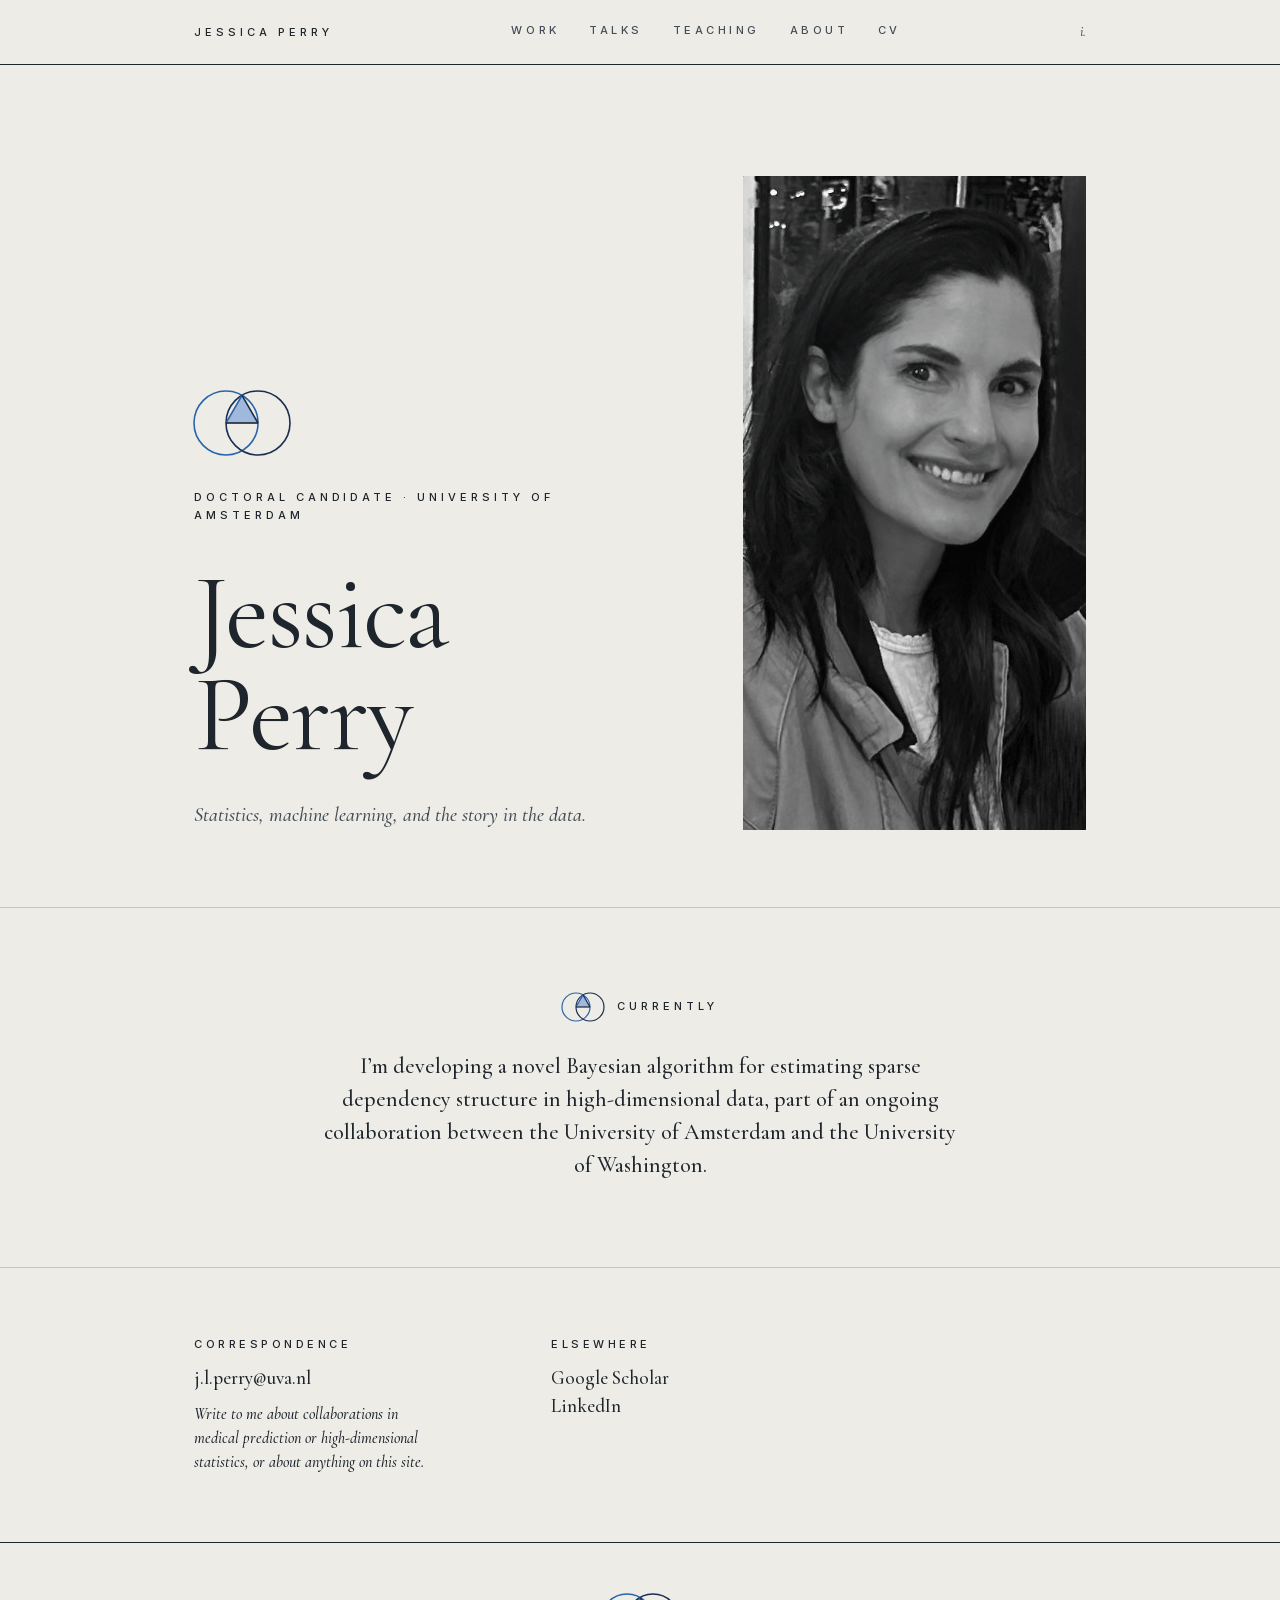
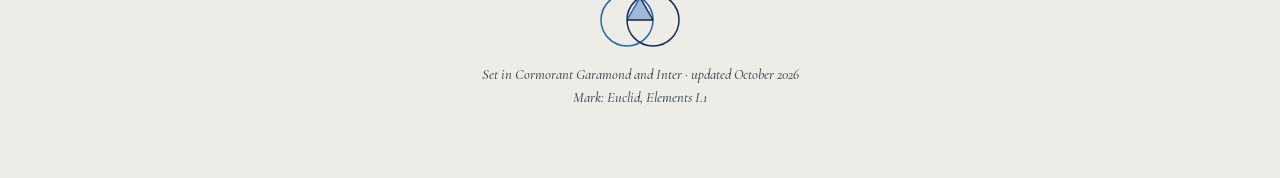
<file: index.html>
<!DOCTYPE html>
<html lang="en">
<head>
<meta charset="UTF-8">
<meta name="viewport" content="width=device-width, initial-scale=1.0">
<title>Jessica Perry — PhD candidate, University of Amsterdam</title>
<meta name="description" content="Jessica Perry is a PhD candidate at the University of Amsterdam. Bayesian statistics and machine learning for high-dimensional data, with applications in medicine.">
<link rel="stylesheet" href="fonts/fonts.css">
<link rel="stylesheet" href="styles.css">
<link rel="icon" href="favicon.svg" type="image/svg+xml">
<link rel="canonical" href="https://jl-perry.github.io/">
<meta name="theme-color" content="#EDECE6">
<meta property="og:type" content="website">
<meta property="og:site_name" content="Jessica Perry">
<meta property="og:title" content="Jessica Perry — PhD candidate, University of Amsterdam">
<meta property="og:description" content="Jessica Perry is a PhD candidate at the University of Amsterdam. Bayesian statistics and machine learning for high-dimensional data, with applications in medicine.">
<meta property="og:url" content="https://jl-perry.github.io/">
<meta property="og:image" content="https://jl-perry.github.io/figures/portrait.jpg">
<meta name="twitter:card" content="summary">
<script type="application/ld+json">{"@context":"https://schema.org","@type":"Person","name":"Jessica Perry","url":"https://jl-perry.github.io/","jobTitle":"PhD candidate","affiliation":{"@type":"CollegeOrUniversity","name":"University of Amsterdam"},"alumniOf":[{"@type":"CollegeOrUniversity","name":"University of Washington"},{"@type":"CollegeOrUniversity","name":"Smith College"},{"@type":"CollegeOrUniversity","name":"St. John's College"}],"email":"mailto:j.l.perry@uva.nl","sameAs":["https://scholar.google.com/citations?user=f0DWF_EAAAAJ","https://www.linkedin.com/in/jessica-perry-65970a9/","https://github.com/jl-perry"]}</script>
</head>
<body>


<a class="skip" href="#main">Skip to content</a>

<header class="topbar">
  <div class="container">
    <span class="brand">Jessica Perry</span>
    <nav aria-label="Primary">
      <a href="work.html">Work</a>
      <a href="talks.html">Talks</a>
      <a href="teaching.html">Teaching</a>
      <a href="about.html">About</a>
      <a href="cv.html">CV</a>
    </nav>
    <span class="vol">i.</span>
  </div>
</header>

<main id="main">

  <section class="hero">
    <div class="container">
      <div class="hero-grid">
        <div>
          <span class="ornament ornament-head" aria-hidden="true"><svg viewBox="0 0 54 36" xmlns="http://www.w3.org/2000/svg"><polygon class="f2" points="18,18 36,18 27,2.41"/><circle class="s3" cx="18" cy="18" r="18" fill="none"/><circle class="s1" cx="36" cy="18" r="18" fill="none"/><path class="s3" d="M18 18L27 2.41" fill="none"/><path class="s1" d="M36 18L27 2.41" fill="none"/><path class="s4" d="M18 18L36 18" fill="none"/></svg></span>
          <p class="eyebrow">Doctoral candidate &middot; University of Amsterdam</p>
          <h1><span>Jessica</span><span>Perry</span></h1>
          <p class="tagline">Statistics, machine learning, and the story in the data.</p>

        </div>
        <div class="portrait-wrap">
          <div class="portrait">
            <img src="figures/portrait.jpg" width="444" height="846" alt="Portrait of Jessica Perry" fetchpriority="high">
          </div>
        </div>
      </div>
    </div>
  </section>

  <section class="currently" id="currently">
    <div class="container">
      <div class="currently-inner">
        <span class="label">
          <span class="ornament" aria-hidden="true"><svg viewBox="0 0 54 36" xmlns="http://www.w3.org/2000/svg"><polygon class="f2" points="18,18 36,18 27,2.41"/><circle class="s3" cx="18" cy="18" r="18" fill="none"/><circle class="s1" cx="36" cy="18" r="18" fill="none"/><path class="s3" d="M18 18L27 2.41" fill="none"/><path class="s1" d="M36 18L27 2.41" fill="none"/><path class="s4" d="M18 18L36 18" fill="none"/></svg></span>
          Currently
        </span>
        <p>I&rsquo;m developing a novel Bayesian algorithm for estimating sparse dependency structure in high-dimensional data, part of an ongoing collaboration between the University of Amsterdam and the University of Washington.</p>
      </div>
    </div>
  </section>

  <section class="contact" id="contact">
    <div class="container">
      <div class="contact-grid">
        <div class="contact-block">
          <span class="smallcaps">Correspondence</span>
          <p><a href="mailto:j.l.perry@uva.nl">j.l.perry@uva.nl</a></p>
          <p class="contact-note">Write to me about collaborations in medical prediction or high-dimensional statistics, or about anything on this site.</p>
        </div>
        <div class="contact-block">
          <span class="smallcaps">Elsewhere</span>
          <p>
            <a href="https://scholar.google.com/citations?user=f0DWF_EAAAAJ&amp;hl=en" rel="noopener">Google Scholar</a><br>
            <a href="https://www.linkedin.com/in/jessica-perry-65970a9/" rel="noopener">LinkedIn</a>
          </p>
        </div>
      </div>
    </div>
  </section>

</main>

<footer class="colophon">
  <div class="container">
    <span class="ornament ornament-lg" aria-hidden="true"><svg viewBox="0 0 54 36" xmlns="http://www.w3.org/2000/svg"><polygon class="f2" points="18,18 36,18 27,2.41"/><circle class="s3" cx="18" cy="18" r="18" fill="none"/><circle class="s1" cx="36" cy="18" r="18" fill="none"/><path class="s3" d="M18 18L27 2.41" fill="none"/><path class="s1" d="M36 18L27 2.41" fill="none"/><path class="s4" d="M18 18L36 18" fill="none"/></svg></span>
    <p>Set in Cormorant Garamond and Inter &middot; updated October 2026<br>Mark: Euclid, <em>Elements</em> I.1</p>
  </div>
</footer>

</body>
</html>
</file>
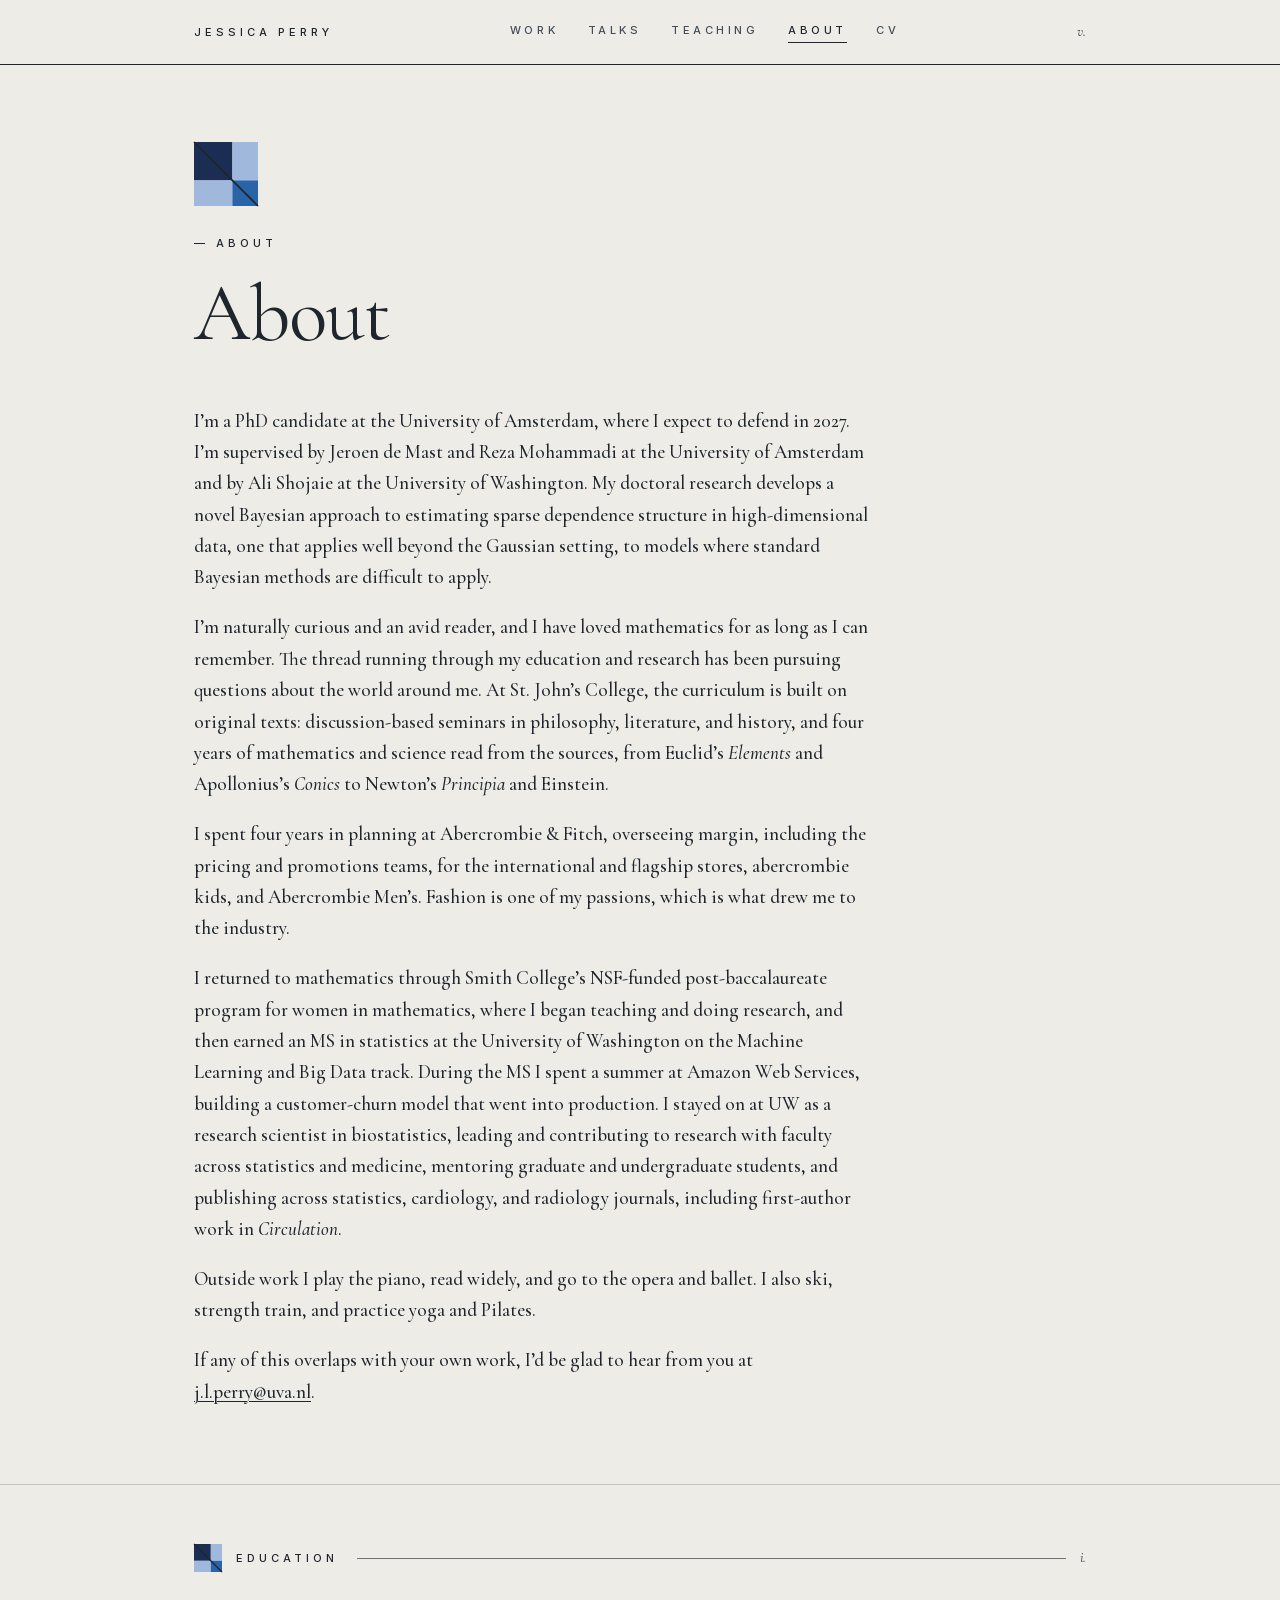
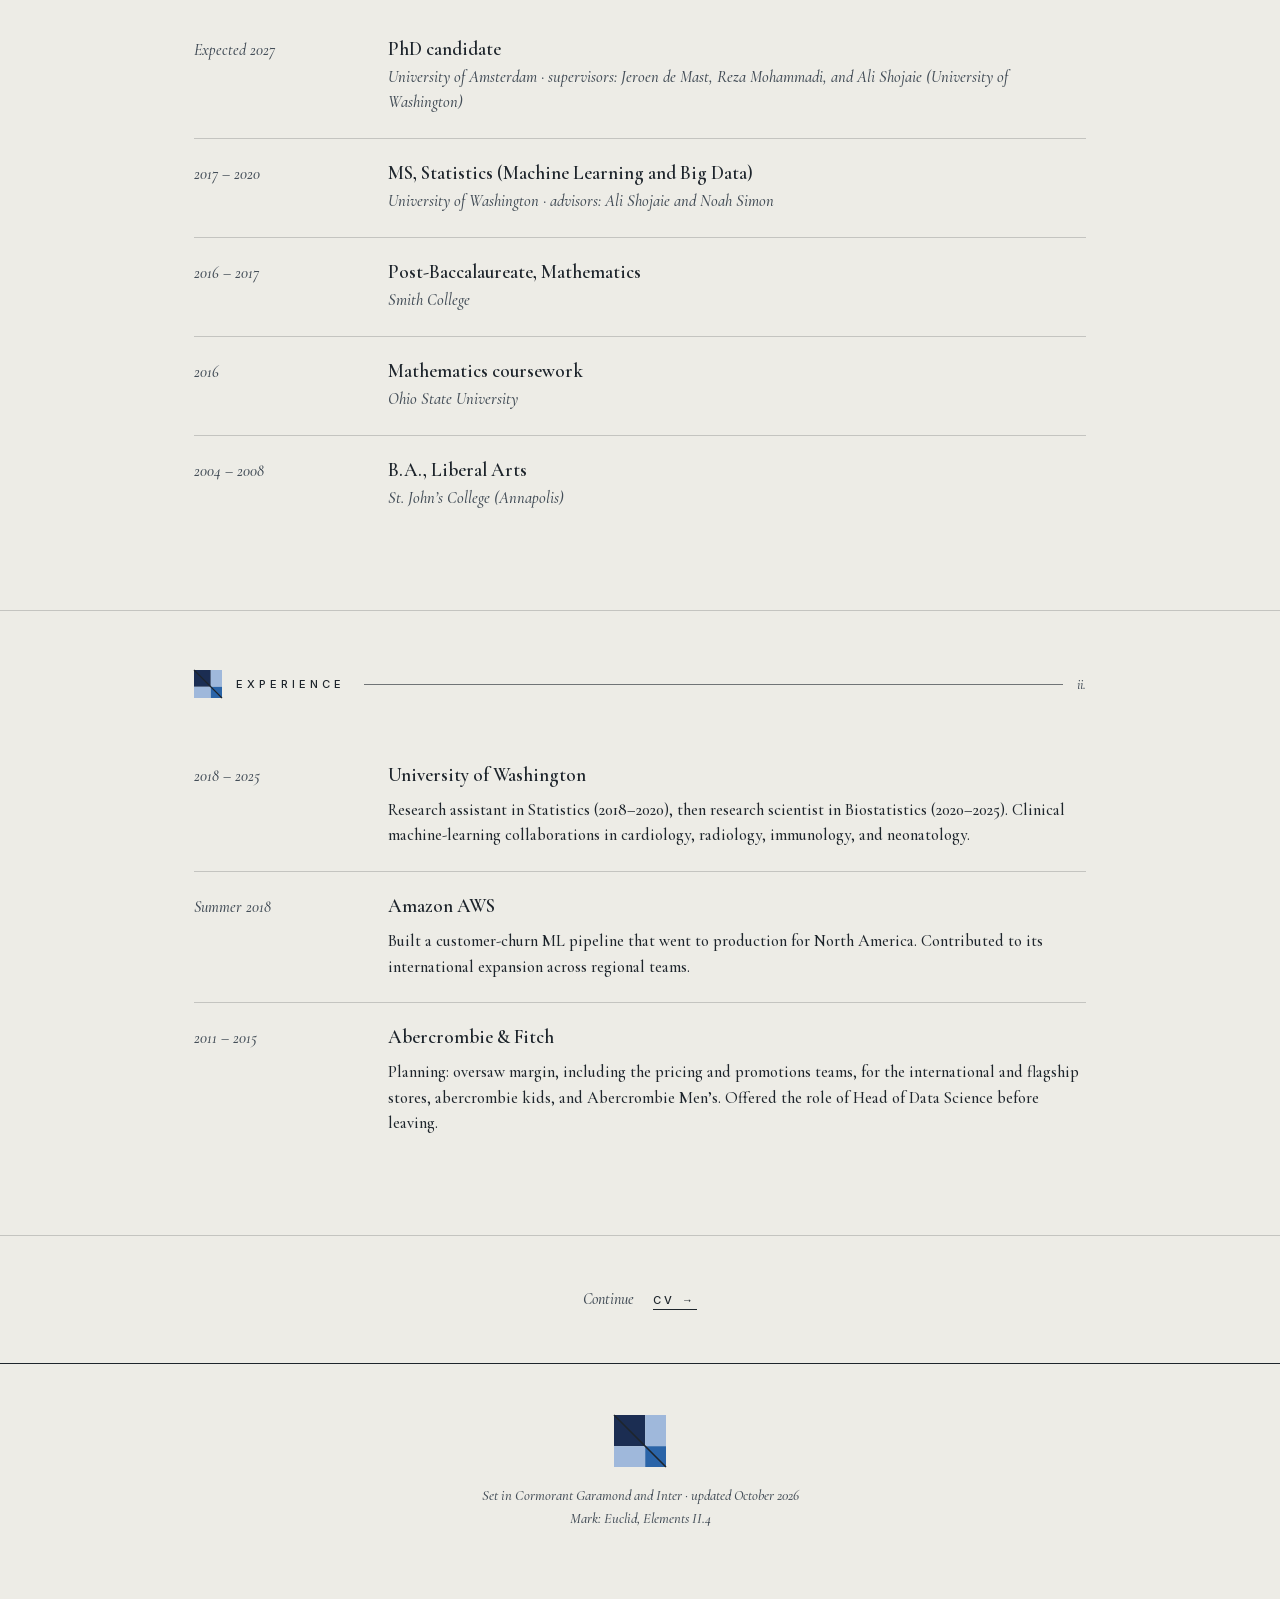
<file: about.html>
<!DOCTYPE html>
<html lang="en">
<head>
<meta charset="UTF-8">
<meta name="viewport" content="width=device-width, initial-scale=1.0">
<title>About — Jessica Perry</title>
<meta name="description" content="About Jessica Perry: PhD candidate, former research scientist in biostatistics, reader, pianist.">
<link rel="stylesheet" href="fonts/fonts.css">
<link rel="stylesheet" href="styles.css">
<link rel="icon" href="favicon.svg" type="image/svg+xml">
<link rel="canonical" href="https://jl-perry.github.io/about.html">
<meta name="theme-color" content="#EDECE6">
<meta property="og:type" content="website">
<meta property="og:site_name" content="Jessica Perry">
<meta property="og:title" content="About — Jessica Perry">
<meta property="og:description" content="About Jessica Perry: PhD candidate, former research scientist in biostatistics, reader, pianist.">
<meta property="og:url" content="https://jl-perry.github.io/about.html">
<meta property="og:image" content="https://jl-perry.github.io/figures/portrait.jpg">
<meta name="twitter:card" content="summary">
</head>
<body>

<a class="skip" href="#main">Skip to content</a>

<header class="topbar">
  <div class="container">
    <a class="brand" href="index.html">Jessica Perry</a>
    <nav aria-label="Primary">
      <a href="work.html">Work</a>
      <a href="talks.html">Talks</a>
      <a href="teaching.html">Teaching</a>
      <a href="about.html" class="active">About</a>
      <a href="cv.html">CV</a>
    </nav>
    <span class="vol">v.</span>
  </div>
</header>

<main id="main">

  <section class="page-head">
    <div class="container">
      <span class="ornament ornament-head" aria-hidden="true"><svg viewBox="0 0 30 30" xmlns="http://www.w3.org/2000/svg"><rect class="f1" x="0" y="0" width="18" height="18"/><rect class="f2" x="18" y="0" width="12" height="18"/><rect class="f2" x="0" y="18" width="18" height="12"/><rect class="f3" x="18" y="18" width="12" height="12"/><path class="s4" d="M0 0L30 30" fill="none"/></svg></span>
      <p class="kicker">&mdash; About</p>
      <h1>About</h1>
    </div>
  </section>

  <section class="section first" id="bio">
    <div class="container">
      <div class="about-essay">
        <p>I&rsquo;m a PhD candidate at the University of Amsterdam, where I expect to defend in 2027. I&rsquo;m supervised by Jeroen de Mast and Reza Mohammadi at the University of Amsterdam and by Ali Shojaie at the University of Washington. My doctoral research develops a novel Bayesian approach to estimating sparse dependence structure in high-dimensional data, one that applies well beyond the Gaussian setting, to models where standard Bayesian methods are difficult to apply.</p>
        <p>I&rsquo;m naturally curious and an avid reader, and I have loved mathematics for as long as I can remember. The thread running through my education and research has been pursuing questions about the world around me. At St. John&rsquo;s College, the curriculum is built on original texts: discussion-based seminars in philosophy, literature, and history, and four years of mathematics and science read from the sources, from Euclid&rsquo;s <em>Elements</em> and Apollonius&rsquo;s <em>Conics</em> to Newton&rsquo;s <em>Principia</em> and Einstein.</p>
        <p>I spent four years in planning at Abercrombie &amp; Fitch, overseeing margin, including the pricing and promotions teams, for the international and flagship stores, abercrombie kids, and Abercrombie Men&rsquo;s. Fashion is one of my passions, which is what drew me to the industry.</p>
        <p>I returned to mathematics through Smith College&rsquo;s NSF-funded post-baccalaureate program for women in mathematics, where I began teaching and doing research, and then earned an MS in statistics at the University of Washington on the Machine Learning and Big Data track. During the MS I spent a summer at Amazon Web Services, building a customer-churn model that went into production. I stayed on at UW as a research scientist in biostatistics, leading and contributing to research with faculty across statistics and medicine, mentoring graduate and undergraduate students, and publishing across statistics, cardiology, and radiology journals, including first-author work in <em>Circulation</em>.</p>
        <p>Outside work I play the piano, read widely, and go to the opera and ballet. I also ski, strength train, and practice yoga and Pilates.</p>
        <p>If any of this overlaps with your own work, I&rsquo;d be glad to hear from you at <a class="in-prose" href="mailto:j.l.perry@uva.nl">j.l.perry@uva.nl</a>.</p>
      </div>
    </div>
  </section>

  <section class="section" id="education">
    <div class="container">
      <div class="section-head">
        <span class="ornament" aria-hidden="true"><svg viewBox="0 0 30 30" xmlns="http://www.w3.org/2000/svg"><rect class="f1" x="0" y="0" width="18" height="18"/><rect class="f2" x="18" y="0" width="12" height="18"/><rect class="f2" x="0" y="18" width="18" height="12"/><rect class="f3" x="18" y="18" width="12" height="12"/><path class="s4" d="M0 0L30 30" fill="none"/></svg></span>
        <span class="label">Education</span>
        <span class="rule"></span>
        <span class="index">i.</span>
      </div>

      <div class="cv-list">
        <div class="cv-item">
          <span class="cv-date">Expected 2027</span>
          <div class="cv-body">
            <p class="h">PhD candidate</p>
            <p class="sub">University of Amsterdam &middot; supervisors: Jeroen de Mast, Reza Mohammadi, and Ali Shojaie (University of Washington)</p>
          </div>
        </div>
        <div class="cv-item">
          <span class="cv-date">2017 &ndash; 2020</span>
          <div class="cv-body">
            <p class="h">MS, Statistics (Machine Learning and Big Data)</p>
            <p class="sub">University of Washington &middot; advisors: Ali Shojaie and Noah Simon</p>
          </div>
        </div>
        <div class="cv-item">
          <span class="cv-date">2016 &ndash; 2017</span>
          <div class="cv-body">
            <p class="h">Post-Baccalaureate, Mathematics</p>
            <p class="sub">Smith College</p>
          </div>
        </div>
        <div class="cv-item">
          <span class="cv-date">2016</span>
          <div class="cv-body">
            <p class="h">Mathematics coursework</p>
            <p class="sub">Ohio State University</p>
          </div>
        </div>
        <div class="cv-item">
          <span class="cv-date">2004 &ndash; 2008</span>
          <div class="cv-body">
            <p class="h">B.A., Liberal Arts</p>
            <p class="sub">St. John&rsquo;s College (Annapolis)</p>
          </div>
        </div>
      </div>
    </div>
  </section>

  <section class="section" id="experience">
    <div class="container">
      <div class="section-head">
        <span class="ornament" aria-hidden="true"><svg viewBox="0 0 30 30" xmlns="http://www.w3.org/2000/svg"><rect class="f1" x="0" y="0" width="18" height="18"/><rect class="f2" x="18" y="0" width="12" height="18"/><rect class="f2" x="0" y="18" width="18" height="12"/><rect class="f3" x="18" y="18" width="12" height="12"/><path class="s4" d="M0 0L30 30" fill="none"/></svg></span>
        <span class="label">Experience</span>
        <span class="rule"></span>
        <span class="index">ii.</span>
      </div>

      <div class="cv-list">
        <div class="cv-item">
          <span class="cv-date">2018 &ndash; 2025</span>
          <div class="cv-body">
            <p class="h">University of Washington</p>
            <p class="notes">Research assistant in Statistics (2018&ndash;2020), then research scientist in Biostatistics (2020&ndash;2025). Clinical machine-learning collaborations in cardiology, radiology, immunology, and neonatology.</p>
          </div>
        </div>
        <div class="cv-item">
          <span class="cv-date">Summer 2018</span>
          <div class="cv-body">
            <p class="h">Amazon AWS</p>
            <p class="notes">Built a customer-churn ML pipeline that went to production for North America. Contributed to its international expansion across regional teams.</p>
          </div>
        </div>
        <div class="cv-item">
          <span class="cv-date">2011 &ndash; 2015</span>
          <div class="cv-body">
            <p class="h">Abercrombie &amp; Fitch</p>
            <p class="notes">Planning: oversaw margin, including the pricing and promotions teams, for the international and flagship stores, abercrombie kids, and Abercrombie Men&rsquo;s. Offered the role of Head of Data Science before leaving.</p>
          </div>
        </div>
      </div>
    </div>
  </section>

  <section class="continue">
    <div class="container">
      <p>Continue &nbsp;<a href="cv.html">CV &rarr;</a></p>
    </div>
  </section>

</main>

<footer class="colophon">
  <div class="container">
    <span class="ornament ornament-lg" aria-hidden="true"><svg viewBox="0 0 30 30" xmlns="http://www.w3.org/2000/svg"><rect class="f1" x="0" y="0" width="18" height="18"/><rect class="f2" x="18" y="0" width="12" height="18"/><rect class="f2" x="0" y="18" width="18" height="12"/><rect class="f3" x="18" y="18" width="12" height="12"/><path class="s4" d="M0 0L30 30" fill="none"/></svg></span>
    <p>Set in Cormorant Garamond and Inter &middot; updated October 2026<br>Mark: Euclid, <em>Elements</em> II.4</p>
  </div>
</footer>

</body>
</html>
</file>
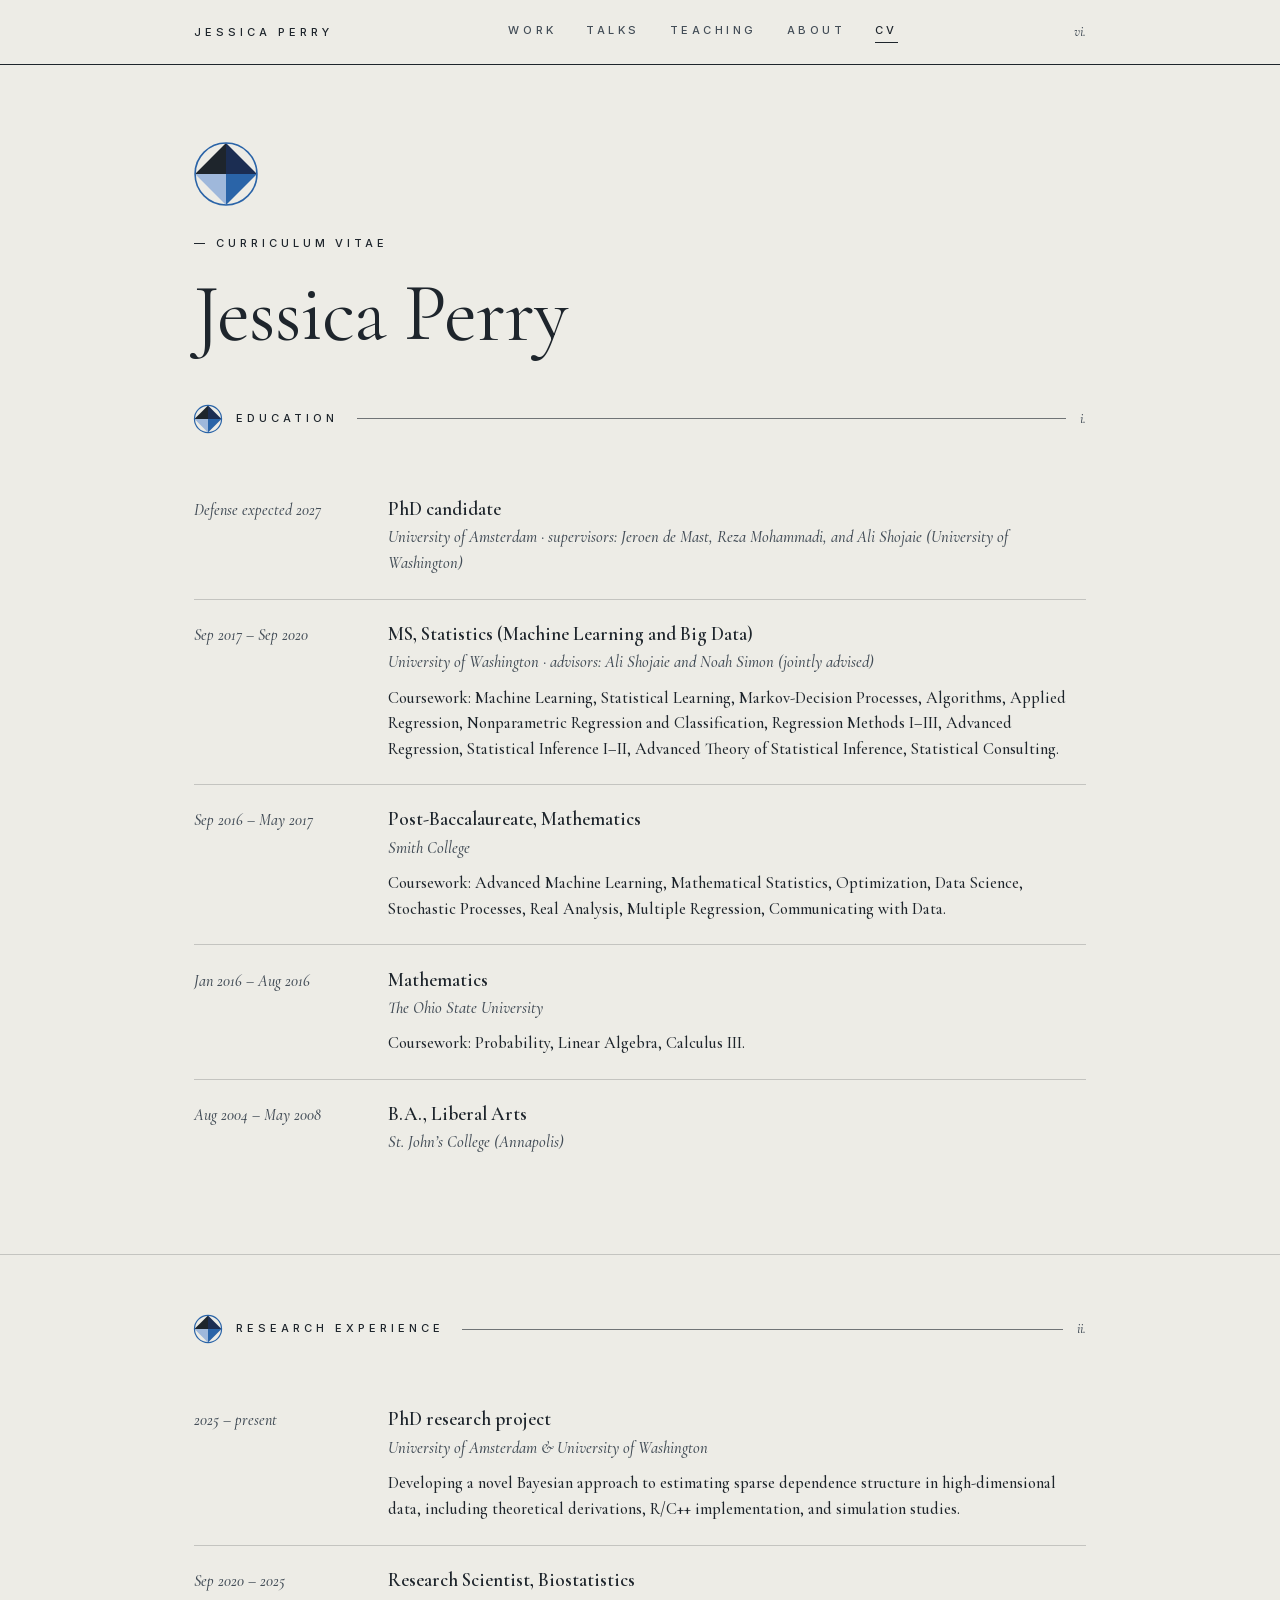
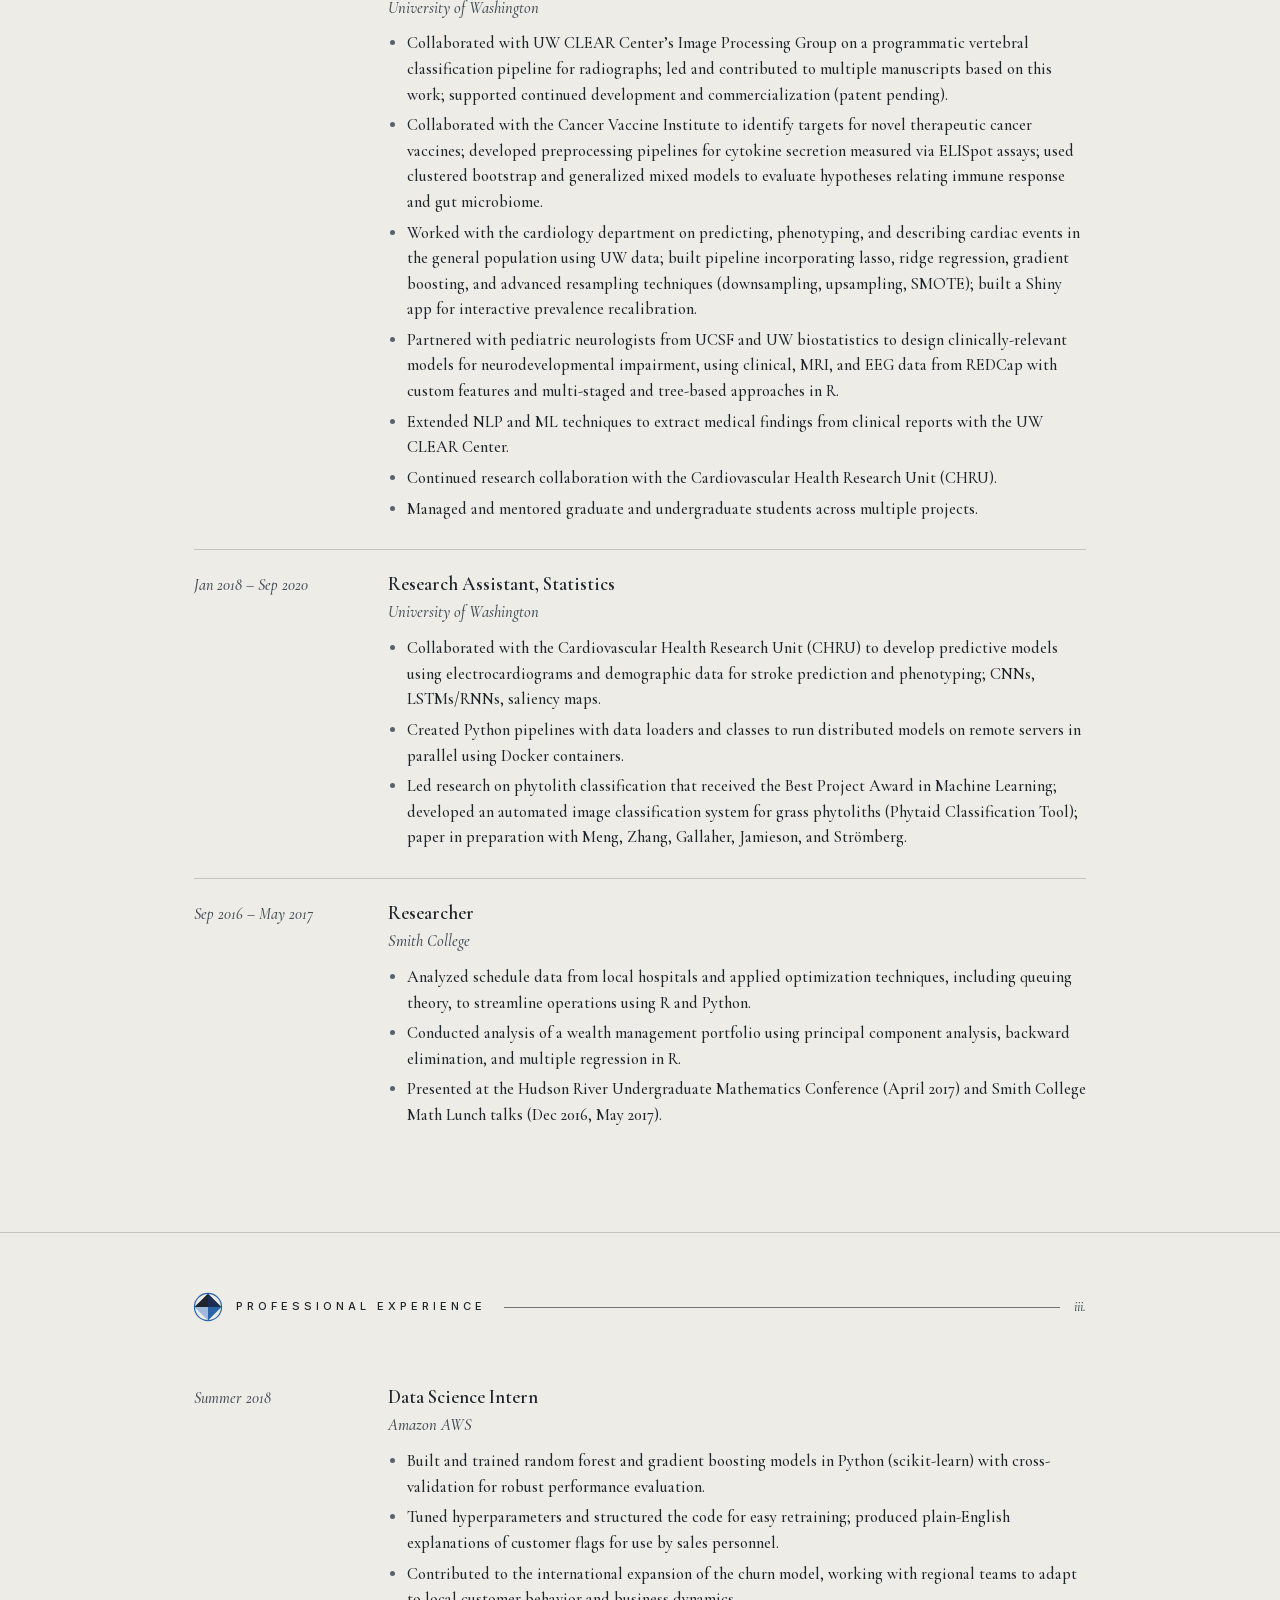
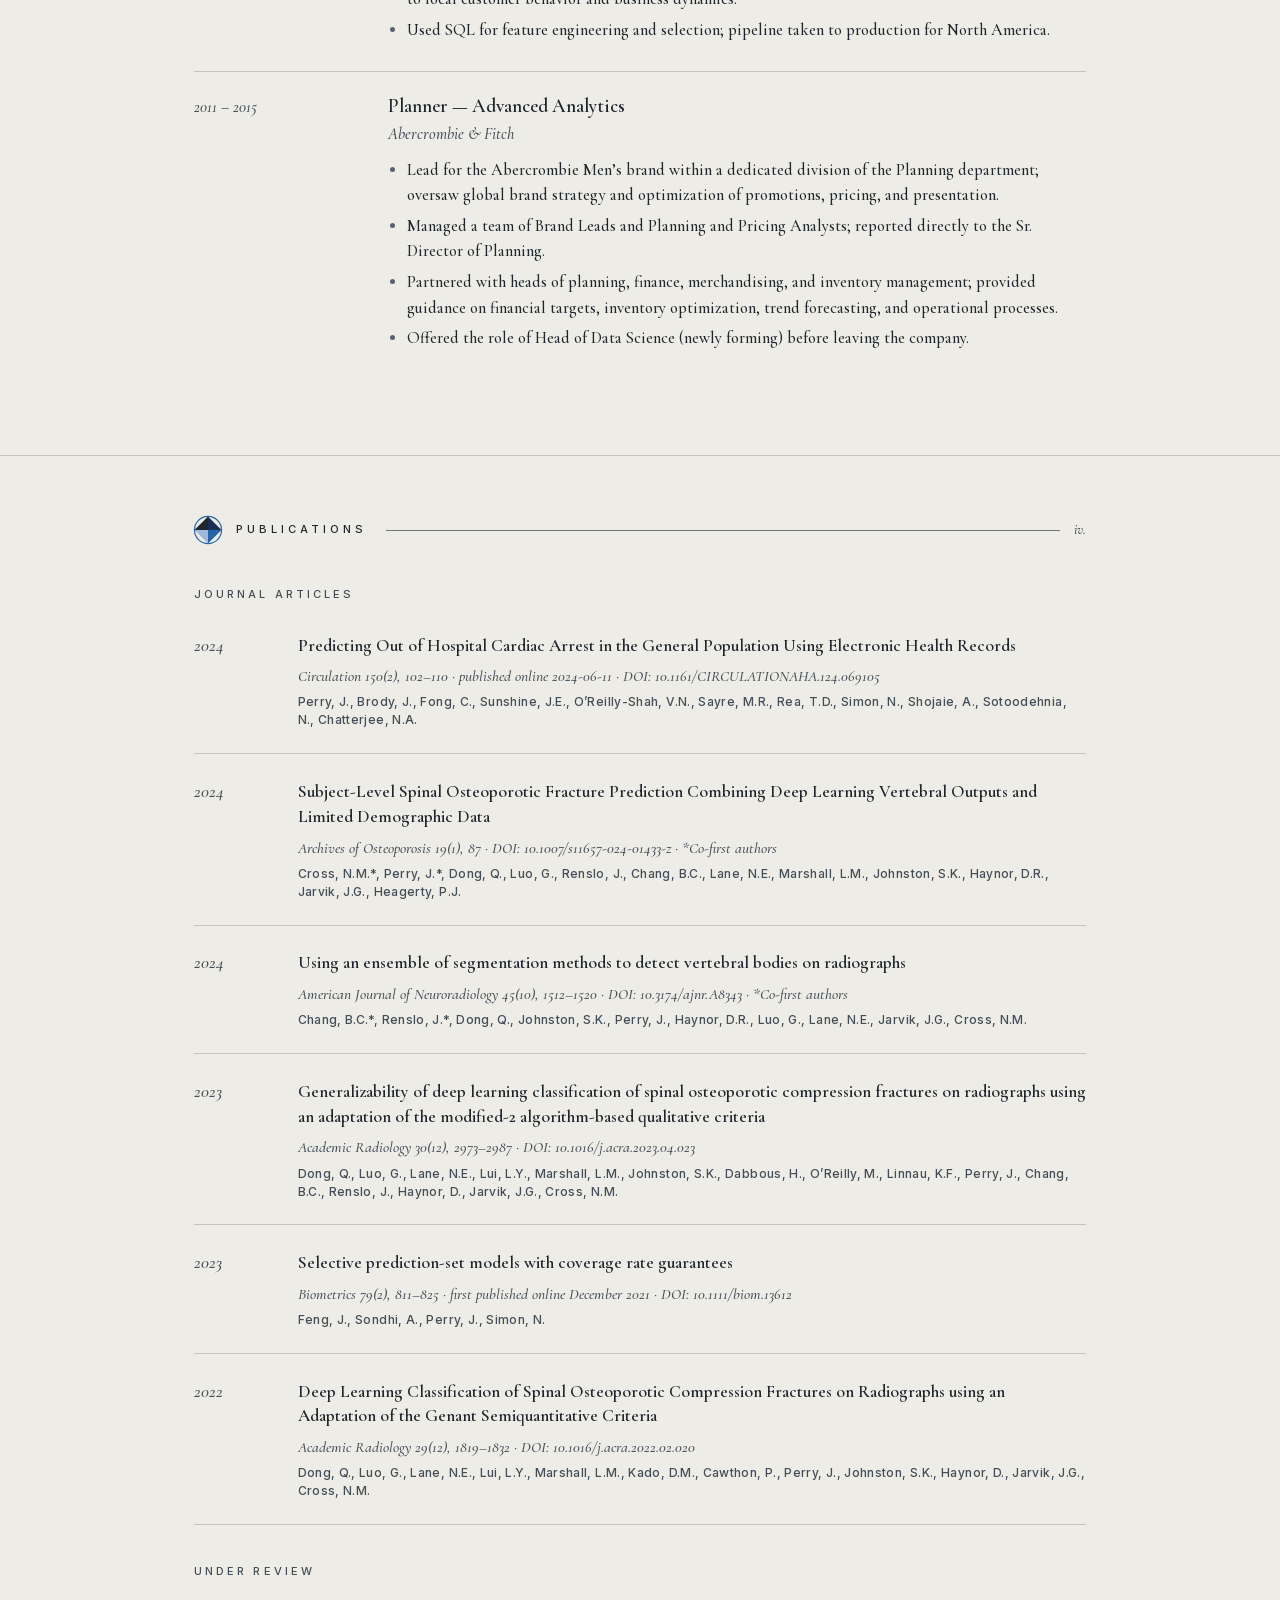
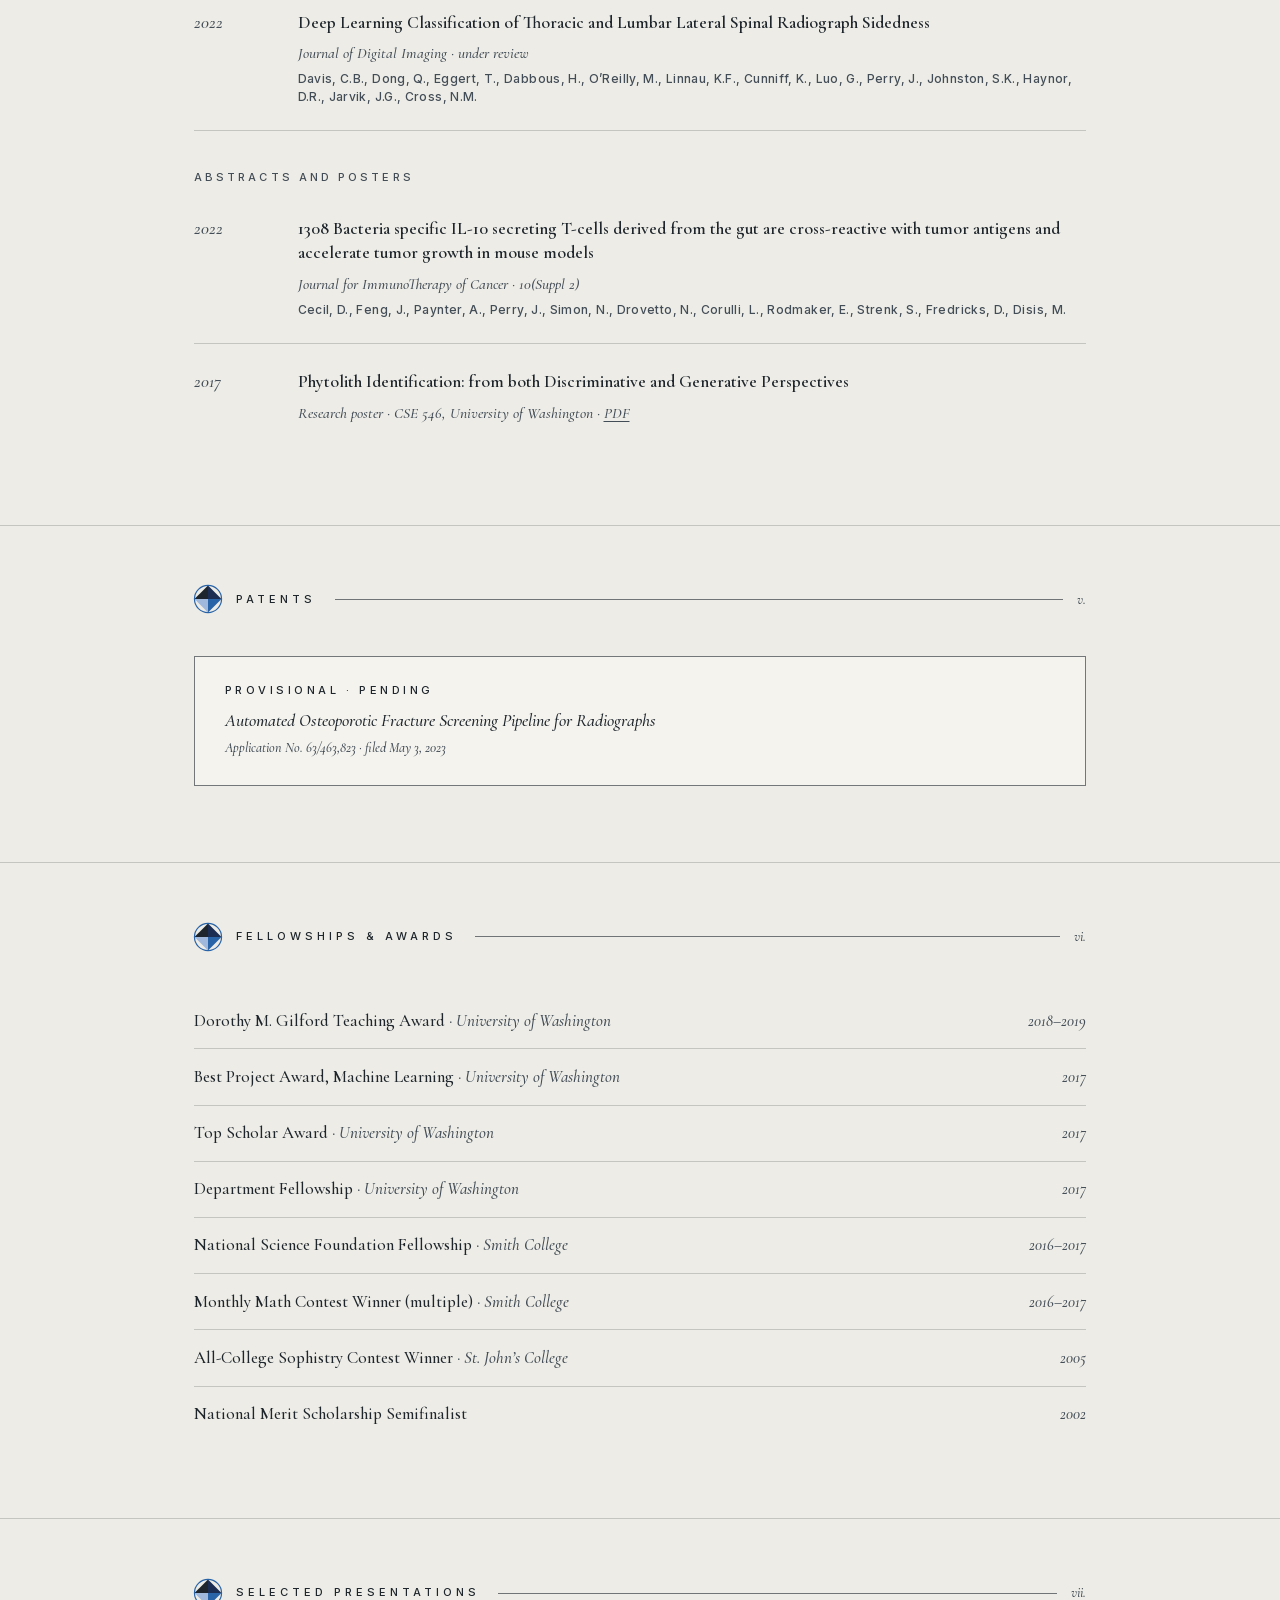
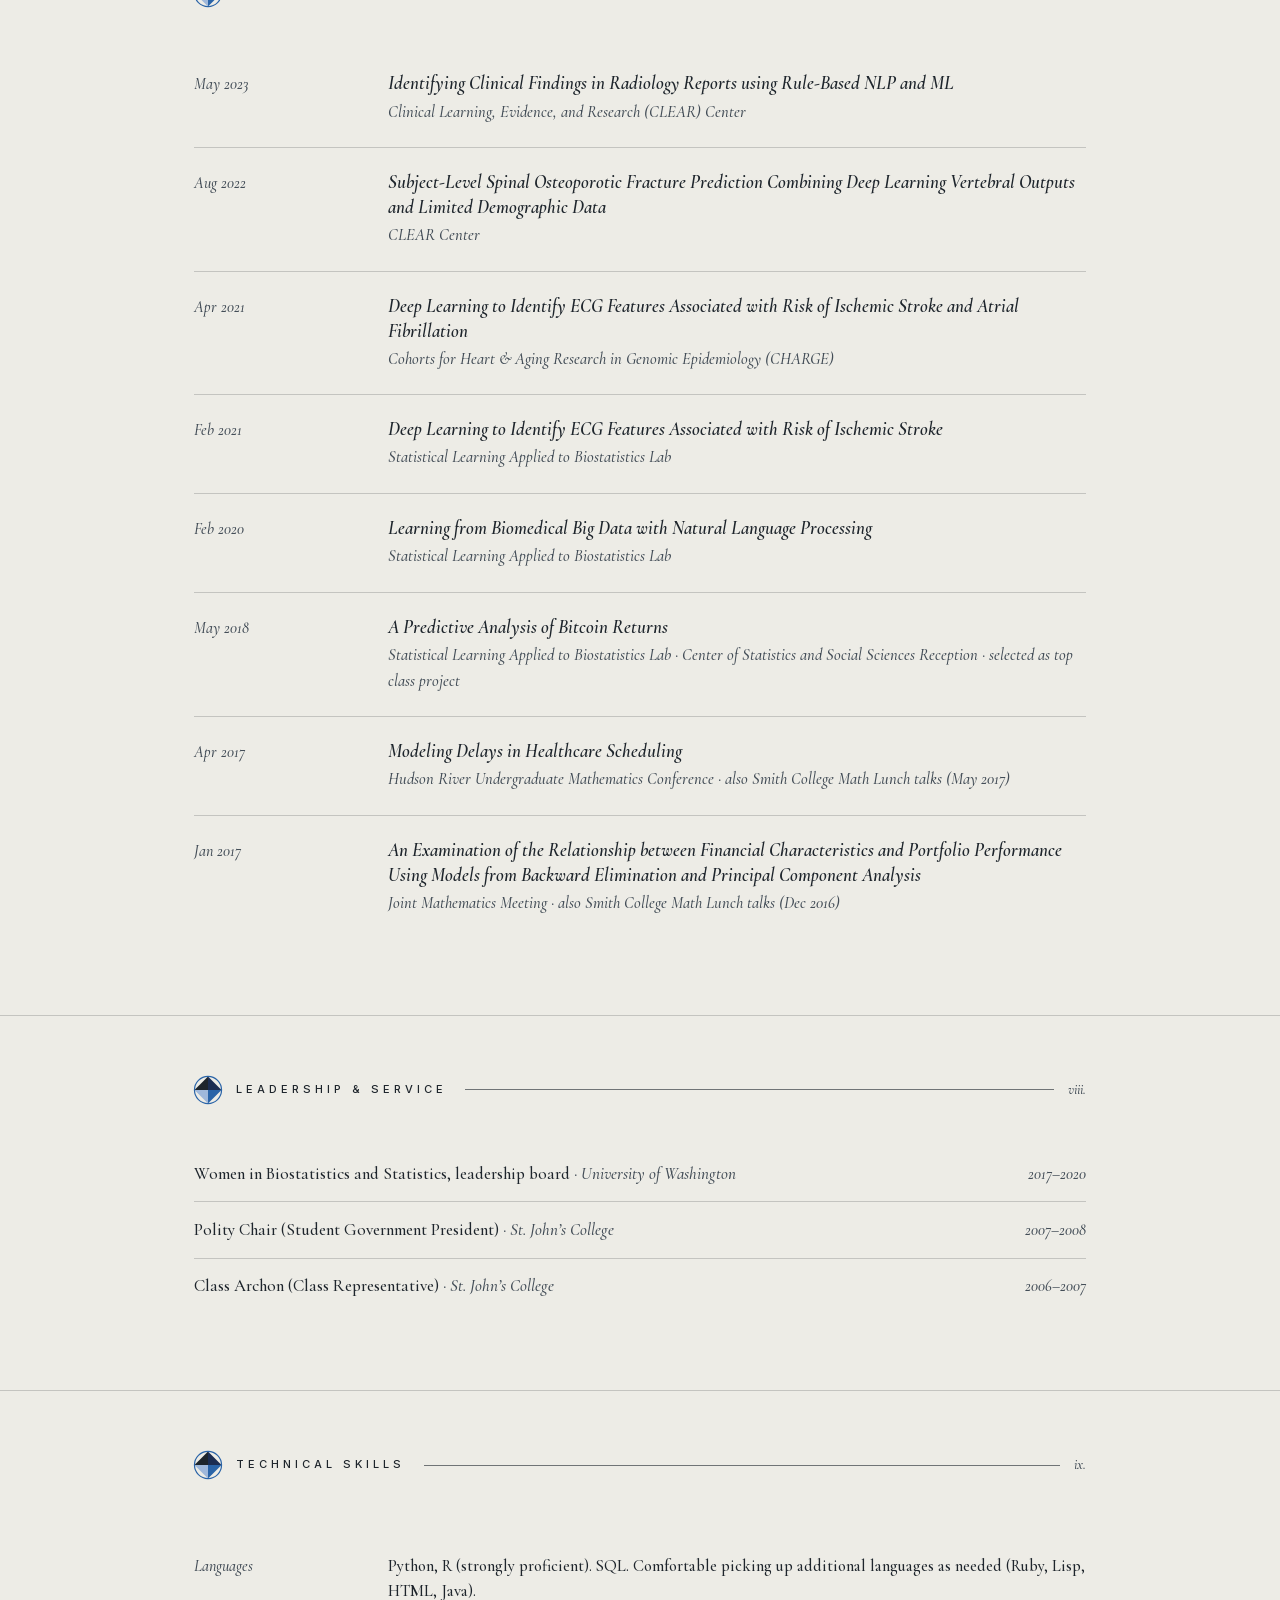
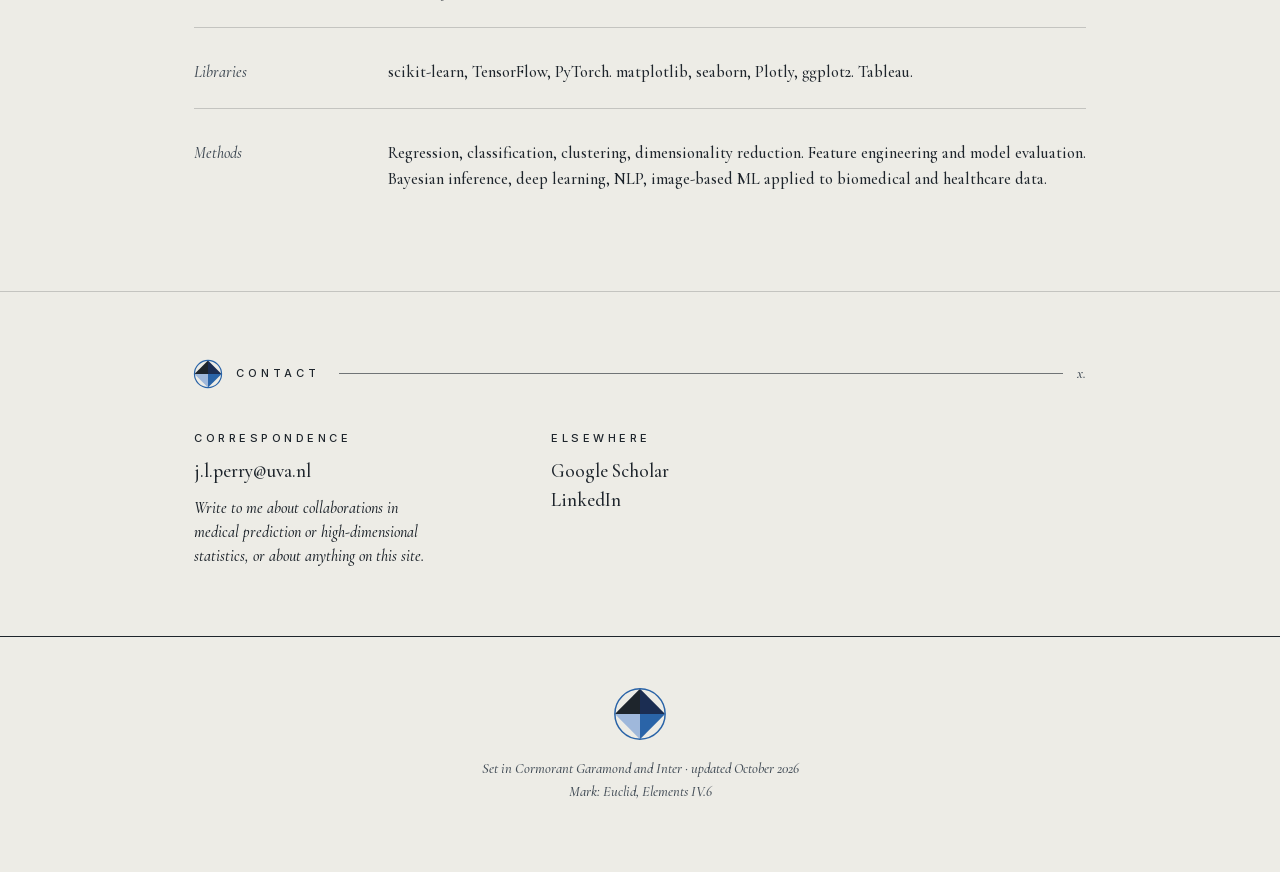
<file: cv.html>
<!DOCTYPE html>
<html lang="en">
<head>
<meta charset="UTF-8">
<meta name="viewport" content="width=device-width, initial-scale=1.0">
<title>CV — Jessica Perry</title>
<meta name="description" content="Curriculum vitae of Jessica Perry: education, research and professional experience, publications, awards, and presentations.">
<link rel="stylesheet" href="fonts/fonts.css">
<link rel="stylesheet" href="styles.css">
<link rel="icon" href="favicon.svg" type="image/svg+xml">
<link rel="canonical" href="https://jl-perry.github.io/cv.html">
<meta name="theme-color" content="#EDECE6">
<meta property="og:type" content="website">
<meta property="og:site_name" content="Jessica Perry">
<meta property="og:title" content="CV — Jessica Perry">
<meta property="og:description" content="Curriculum vitae of Jessica Perry: education, research and professional experience, publications, awards, and presentations.">
<meta property="og:url" content="https://jl-perry.github.io/cv.html">
<meta property="og:image" content="https://jl-perry.github.io/figures/portrait.jpg">
<meta name="twitter:card" content="summary">
</head>
<body>

<a class="skip" href="#main">Skip to content</a>

<header class="topbar">
  <div class="container">
    <a class="brand" href="index.html">Jessica Perry</a>
    <nav aria-label="Primary">
      <a href="work.html">Work</a>
      <a href="talks.html">Talks</a>
      <a href="teaching.html">Teaching</a>
      <a href="about.html">About</a>
      <a href="cv.html" class="active">CV</a>
    </nav>
    <span class="vol">vi.</span>
  </div>
</header>

<main id="main">

  <section class="page-head">
    <div class="container">
      <span class="ornament ornament-head" aria-hidden="true"><svg viewBox="0 0 30 30" xmlns="http://www.w3.org/2000/svg"><polygon class="f1" points="15,0.5 29.5,15 15,15"/><polygon class="f3" points="29.5,15 15,29.5 15,15"/><polygon class="f2" points="15,29.5 0.5,15 15,15"/><polygon class="f4" points="0.5,15 15,0.5 15,15"/><circle class="s3" cx="15" cy="15" r="14.5" fill="none"/></svg></span>
      <p class="kicker">&mdash; Curriculum vitae</p>
      <h1>Jessica Perry</h1>
    </div>
  </section>

  <!-- EDUCATION -->
  <section class="section first" id="education">
    <div class="container">
      <div class="section-head">
        <span class="ornament" aria-hidden="true"><svg viewBox="0 0 30 30" xmlns="http://www.w3.org/2000/svg"><polygon class="f1" points="15,0.5 29.5,15 15,15"/><polygon class="f3" points="29.5,15 15,29.5 15,15"/><polygon class="f2" points="15,29.5 0.5,15 15,15"/><polygon class="f4" points="0.5,15 15,0.5 15,15"/><circle class="s3" cx="15" cy="15" r="14.5" fill="none"/></svg></span>
        <span class="label">Education</span>
        <span class="rule"></span>
        <span class="index">i.</span>
      </div>

      <div class="cv-list">
        <div class="cv-item">
          <span class="cv-date">Defense expected 2027</span>
          <div class="cv-body">
            <p class="h">PhD candidate</p>
            <p class="sub">University of Amsterdam &middot; supervisors: Jeroen de Mast, Reza Mohammadi, and Ali Shojaie (University of Washington)</p>
          </div>
        </div>
        <div class="cv-item">
          <span class="cv-date">Sep 2017 &ndash; Sep 2020</span>
          <div class="cv-body">
            <p class="h">MS, Statistics (Machine Learning and Big Data)</p>
            <p class="sub">University of Washington &middot; advisors: Ali Shojaie and Noah Simon (jointly advised)</p>
            <p class="notes">Coursework: Machine Learning, Statistical Learning, Markov-Decision Processes, Algorithms, Applied Regression, Nonparametric Regression and Classification, Regression Methods I&ndash;III, Advanced Regression, Statistical Inference I&ndash;II, Advanced Theory of Statistical Inference, Statistical Consulting.</p>
          </div>
        </div>
        <div class="cv-item">
          <span class="cv-date">Sep 2016 &ndash; May 2017</span>
          <div class="cv-body">
            <p class="h">Post-Baccalaureate, Mathematics</p>
            <p class="sub">Smith College</p>
            <p class="notes">Coursework: Advanced Machine Learning, Mathematical Statistics, Optimization, Data Science, Stochastic Processes, Real Analysis, Multiple Regression, Communicating with Data.</p>
          </div>
        </div>
        <div class="cv-item">
          <span class="cv-date">Jan 2016 &ndash; Aug 2016</span>
          <div class="cv-body">
            <p class="h">Mathematics</p>
            <p class="sub">The Ohio State University</p>
            <p class="notes">Coursework: Probability, Linear Algebra, Calculus III.</p>
          </div>
        </div>
        <div class="cv-item">
          <span class="cv-date">Aug 2004 &ndash; May 2008</span>
          <div class="cv-body">
            <p class="h">B.A., Liberal Arts</p>
            <p class="sub">St. John&rsquo;s College (Annapolis)</p>
          </div>
        </div>
      </div>
    </div>
  </section>

  <!-- RESEARCH EXPERIENCE -->
  <section class="section" id="research">
    <div class="container">
      <div class="section-head">
        <span class="ornament" aria-hidden="true"><svg viewBox="0 0 30 30" xmlns="http://www.w3.org/2000/svg"><polygon class="f1" points="15,0.5 29.5,15 15,15"/><polygon class="f3" points="29.5,15 15,29.5 15,15"/><polygon class="f2" points="15,29.5 0.5,15 15,15"/><polygon class="f4" points="0.5,15 15,0.5 15,15"/><circle class="s3" cx="15" cy="15" r="14.5" fill="none"/></svg></span>
        <span class="label">Research experience</span>
        <span class="rule"></span>
        <span class="index">ii.</span>
      </div>

      <div class="cv-list">
        <div class="cv-item">
          <span class="cv-date">2025 &ndash; present</span>
          <div class="cv-body">
            <p class="h">PhD research project</p>
            <p class="sub">University of Amsterdam &amp; University of Washington</p>
            <p class="notes">Developing a novel Bayesian approach to estimating sparse dependence structure in high-dimensional data, including theoretical derivations, R/C++ implementation, and simulation studies.</p>
          </div>
        </div>
        <div class="cv-item">
          <span class="cv-date">Sep 2020 &ndash; 2025</span>
          <div class="cv-body">
            <p class="h">Research Scientist, Biostatistics</p>
            <p class="sub">University of Washington</p>
            <ul>
              <li>Collaborated with UW CLEAR Center&rsquo;s Image Processing Group on a programmatic vertebral classification pipeline for radiographs; led and contributed to multiple manuscripts based on this work; supported continued development and commercialization (patent pending).</li>
              <li>Collaborated with the Cancer Vaccine Institute to identify targets for novel therapeutic cancer vaccines; developed preprocessing pipelines for cytokine secretion measured via ELISpot assays; used clustered bootstrap and generalized mixed models to evaluate hypotheses relating immune response and gut microbiome.</li>
              <li>Worked with the cardiology department on predicting, phenotyping, and describing cardiac events in the general population using UW data; built pipeline incorporating lasso, ridge regression, gradient boosting, and advanced resampling techniques (downsampling, upsampling, SMOTE); built a Shiny app for interactive prevalence recalibration.</li>
              <li>Partnered with pediatric neurologists from UCSF and UW biostatistics to design clinically-relevant models for neurodevelopmental impairment, using clinical, MRI, and EEG data from REDCap with custom features and multi-staged and tree-based approaches in R.</li>
              <li>Extended NLP and ML techniques to extract medical findings from clinical reports with the UW CLEAR Center.</li>
              <li>Continued research collaboration with the Cardiovascular Health Research Unit (CHRU).</li>
              <li>Managed and mentored graduate and undergraduate students across multiple projects.</li>
            </ul>
          </div>
        </div>

        <div class="cv-item">
          <span class="cv-date">Jan 2018 &ndash; Sep 2020</span>
          <div class="cv-body">
            <p class="h">Research Assistant, Statistics</p>
            <p class="sub">University of Washington</p>
            <ul>
              <li>Collaborated with the Cardiovascular Health Research Unit (CHRU) to develop predictive models using electrocardiograms and demographic data for stroke prediction and phenotyping; CNNs, LSTMs/RNNs, saliency maps.</li>
              <li>Created Python pipelines with data loaders and classes to run distributed models on remote servers in parallel using Docker containers.</li>
              <li>Led research on phytolith classification that received the Best Project Award in Machine Learning; developed an automated image classification system for grass phytoliths (Phytaid Classification Tool); paper in preparation with Meng, Zhang, Gallaher, Jamieson, and Str&ouml;mberg.</li>
            </ul>
          </div>
        </div>

        <div class="cv-item">
          <span class="cv-date">Sep 2016 &ndash; May 2017</span>
          <div class="cv-body">
            <p class="h">Researcher</p>
            <p class="sub">Smith College</p>
            <ul>
              <li>Analyzed schedule data from local hospitals and applied optimization techniques, including queuing theory, to streamline operations using R and Python.</li>
              <li>Conducted analysis of a wealth management portfolio using principal component analysis, backward elimination, and multiple regression in R.</li>
              <li>Presented at the Hudson River Undergraduate Mathematics Conference (April 2017) and Smith College Math Lunch talks (Dec 2016, May 2017).</li>
            </ul>
          </div>
        </div>
      </div>
    </div>
  </section>

  <!-- PROFESSIONAL EXPERIENCE -->
  <section class="section" id="professional">
    <div class="container">
      <div class="section-head">
        <span class="ornament" aria-hidden="true"><svg viewBox="0 0 30 30" xmlns="http://www.w3.org/2000/svg"><polygon class="f1" points="15,0.5 29.5,15 15,15"/><polygon class="f3" points="29.5,15 15,29.5 15,15"/><polygon class="f2" points="15,29.5 0.5,15 15,15"/><polygon class="f4" points="0.5,15 15,0.5 15,15"/><circle class="s3" cx="15" cy="15" r="14.5" fill="none"/></svg></span>
        <span class="label">Professional experience</span>
        <span class="rule"></span>
        <span class="index">iii.</span>
      </div>

      <div class="cv-list">
        <div class="cv-item">
          <span class="cv-date">Summer 2018</span>
          <div class="cv-body">
            <p class="h">Data Science Intern</p>
            <p class="sub">Amazon AWS</p>
            <ul>
              <li>Built and trained random forest and gradient boosting models in Python (scikit-learn) with cross-validation for robust performance evaluation.</li>
              <li>Tuned hyperparameters and structured the code for easy retraining; produced plain-English explanations of customer flags for use by sales personnel.</li>
              <li>Contributed to the international expansion of the churn model, working with regional teams to adapt to local customer behavior and business dynamics.</li>
              <li>Used SQL for feature engineering and selection; pipeline taken to production for North America.</li>
            </ul>
          </div>
        </div>

        <div class="cv-item">
          <span class="cv-date">2011 &ndash; 2015</span>
          <div class="cv-body">
            <p class="h">Planner &mdash; Advanced Analytics</p>
            <p class="sub">Abercrombie &amp; Fitch</p>
            <ul>
              <li>Lead for the Abercrombie Men&rsquo;s brand within a dedicated division of the Planning department; oversaw global brand strategy and optimization of promotions, pricing, and presentation.</li>
              <li>Managed a team of Brand Leads and Planning and Pricing Analysts; reported directly to the Sr. Director of Planning.</li>
              <li>Partnered with heads of planning, finance, merchandising, and inventory management; provided guidance on financial targets, inventory optimization, trend forecasting, and operational processes.</li>
              <li>Offered the role of Head of Data Science (newly forming) before leaving the company.</li>
            </ul>
          </div>
        </div>
      </div>
    </div>
  </section>

  <!-- PUBLICATIONS -->
  <section class="section" id="publications">
    <div class="container">
      <div class="section-head">
        <span class="ornament" aria-hidden="true"><svg viewBox="0 0 30 30" xmlns="http://www.w3.org/2000/svg"><polygon class="f1" points="15,0.5 29.5,15 15,15"/><polygon class="f3" points="29.5,15 15,29.5 15,15"/><polygon class="f2" points="15,29.5 0.5,15 15,15"/><polygon class="f4" points="0.5,15 15,0.5 15,15"/><circle class="s3" cx="15" cy="15" r="14.5" fill="none"/></svg></span>
        <span class="label">Publications</span>
        <span class="rule"></span>
        <span class="index">iv.</span>
      </div>

      <div class="pub-list">
        <p class="pub-group">Journal articles</p>

        <div class="pub-item">
          <span class="pub-year">2024</span>
          <div class="pub-detail">
            <p class="title">Predicting Out of Hospital Cardiac Arrest in the General Population Using Electronic Health Records</p>
            <p class="meta">Circulation 150(2), 102&ndash;110 &middot; published online 2024-06-11 &middot; DOI: 10.1161/CIRCULATIONAHA.124.069105</p>
            <p class="authors">Perry, J., Brody, J., Fong, C., Sunshine, J.E., O&rsquo;Reilly-Shah, V.N., Sayre, M.R., Rea, T.D., Simon, N., Shojaie, A., Sotoodehnia, N., Chatterjee, N.A.</p>
          </div>
        </div>

        <div class="pub-item">
          <span class="pub-year">2024</span>
          <div class="pub-detail">
            <p class="title">Subject-Level Spinal Osteoporotic Fracture Prediction Combining Deep Learning Vertebral Outputs and Limited Demographic Data</p>
            <p class="meta">Archives of Osteoporosis 19(1), 87 &middot; DOI: 10.1007/s11657-024-01433-z &middot; *Co-first authors</p>
            <p class="authors">Cross, N.M.*, Perry, J.*, Dong, Q., Luo, G., Renslo, J., Chang, B.C., Lane, N.E., Marshall, L.M., Johnston, S.K., Haynor, D.R., Jarvik, J.G., Heagerty, P.J.</p>
          </div>
        </div>

        <div class="pub-item">
          <span class="pub-year">2024</span>
          <div class="pub-detail">
            <p class="title">Using an ensemble of segmentation methods to detect vertebral bodies on radiographs</p>
            <p class="meta">American Journal of Neuroradiology 45(10), 1512&ndash;1520 &middot; DOI: 10.3174/ajnr.A8343 &middot; *Co-first authors</p>
            <p class="authors">Chang, B.C.*, Renslo, J.*, Dong, Q., Johnston, S.K., Perry, J., Haynor, D.R., Luo, G., Lane, N.E., Jarvik, J.G., Cross, N.M.</p>
          </div>
        </div>

        <div class="pub-item">
          <span class="pub-year">2023</span>
          <div class="pub-detail">
            <p class="title">Generalizability of deep learning classification of spinal osteoporotic compression fractures on radiographs using an adaptation of the modified-2 algorithm-based qualitative criteria</p>
            <p class="meta">Academic Radiology 30(12), 2973&ndash;2987 &middot; DOI: 10.1016/j.acra.2023.04.023</p>
            <p class="authors">Dong, Q., Luo, G., Lane, N.E., Lui, L.Y., Marshall, L.M., Johnston, S.K., Dabbous, H., O&rsquo;Reilly, M., Linnau, K.F., Perry, J., Chang, B.C., Renslo, J., Haynor, D., Jarvik, J.G., Cross, N.M.</p>
          </div>
        </div>

        <div class="pub-item">
          <span class="pub-year">2023</span>
          <div class="pub-detail">
            <p class="title">Selective prediction-set models with coverage rate guarantees</p>
            <p class="meta">Biometrics 79(2), 811&ndash;825 &middot; first published online December 2021 &middot; DOI: 10.1111/biom.13612</p>
            <p class="authors">Feng, J., Sondhi, A., Perry, J., Simon, N.</p>
          </div>
        </div>

        <div class="pub-item">
          <span class="pub-year">2022</span>
          <div class="pub-detail">
            <p class="title">Deep Learning Classification of Spinal Osteoporotic Compression Fractures on Radiographs using an Adaptation of the Genant Semiquantitative Criteria</p>
            <p class="meta">Academic Radiology 29(12), 1819&ndash;1832 &middot; DOI: 10.1016/j.acra.2022.02.020</p>
            <p class="authors">Dong, Q., Luo, G., Lane, N.E., Lui, L.Y., Marshall, L.M., Kado, D.M., Cawthon, P., Perry, J., Johnston, S.K., Haynor, D., Jarvik, J.G., Cross, N.M.</p>
          </div>
        </div>

        <p class="pub-group">Under review</p>

        <div class="pub-item">
          <span class="pub-year">2022</span>
          <div class="pub-detail">
            <p class="title">Deep Learning Classification of Thoracic and Lumbar Lateral Spinal Radiograph Sidedness</p>
            <p class="meta">Journal of Digital Imaging &middot; under review</p>
            <p class="authors">Davis, C.B., Dong, Q., Eggert, T., Dabbous, H., O&rsquo;Reilly, M., Linnau, K.F., Cunniff, K., Luo, G., Perry, J., Johnston, S.K., Haynor, D.R., Jarvik, J.G., Cross, N.M.</p>
          </div>
        </div>

        <p class="pub-group">Abstracts and posters</p>

        <div class="pub-item">
          <span class="pub-year">2022</span>
          <div class="pub-detail">
            <p class="title">1308 Bacteria specific IL-10 secreting T-cells derived from the gut are cross-reactive with tumor antigens and accelerate tumor growth in mouse models</p>
            <p class="meta">Journal for ImmunoTherapy of Cancer &middot; 10(Suppl 2)</p>
            <p class="authors">Cecil, D., Feng, J., Paynter, A., Perry, J., Simon, N., Drovetto, N., Corulli, L., Rodmaker, E., Strenk, S., Fredricks, D., Disis, M.</p>
          </div>
        </div>

        <div class="pub-item">
          <span class="pub-year">2017</span>
          <div class="pub-detail">
            <p class="title">Phytolith Identification: from both Discriminative and Generative Perspectives</p>
            <p class="meta">Research poster &middot; CSE 546, University of Washington &middot; <a class="in-prose" href="phytaid-poster.pdf">PDF</a></p>
          </div>
        </div>
      </div>
    </div>
  </section>

  <!-- PATENTS -->
  <section class="section" id="patents">
    <div class="container">
      <div class="section-head">
        <span class="ornament" aria-hidden="true"><svg viewBox="0 0 30 30" xmlns="http://www.w3.org/2000/svg"><polygon class="f1" points="15,0.5 29.5,15 15,15"/><polygon class="f3" points="29.5,15 15,29.5 15,15"/><polygon class="f2" points="15,29.5 0.5,15 15,15"/><polygon class="f4" points="0.5,15 15,0.5 15,15"/><circle class="s3" cx="15" cy="15" r="14.5" fill="none"/></svg></span>
        <span class="label">Patents</span>
        <span class="rule"></span>
        <span class="index">v.</span>
      </div>
      <div class="patent">
        <span class="smallcaps">Provisional &middot; pending</span>
        <p class="title">Automated Osteoporotic Fracture Screening Pipeline for Radiographs</p>
        <p class="meta">Application No. 63/463,823 &middot; filed May 3, 2023</p>
      </div>
    </div>
  </section>

  <!-- AWARDS -->
  <section class="section" id="awards">
    <div class="container">
      <div class="section-head">
        <span class="ornament" aria-hidden="true"><svg viewBox="0 0 30 30" xmlns="http://www.w3.org/2000/svg"><polygon class="f1" points="15,0.5 29.5,15 15,15"/><polygon class="f3" points="29.5,15 15,29.5 15,15"/><polygon class="f2" points="15,29.5 0.5,15 15,15"/><polygon class="f4" points="0.5,15 15,0.5 15,15"/><circle class="s3" cx="15" cy="15" r="14.5" fill="none"/></svg></span>
        <span class="label">Fellowships &amp; awards</span>
        <span class="rule"></span>
        <span class="index">vi.</span>
      </div>

      <div class="honors-list">
        <div class="honor-item">
          <span class="honor-name">Dorothy M. Gilford Teaching Award <span class="where">&middot; University of Washington</span></span>
          <span class="honor-year">2018&ndash;2019</span>
        </div>
        <div class="honor-item">
          <span class="honor-name">Best Project Award, Machine Learning <span class="where">&middot; University of Washington</span></span>
          <span class="honor-year">2017</span>
        </div>
        <div class="honor-item">
          <span class="honor-name">Top Scholar Award <span class="where">&middot; University of Washington</span></span>
          <span class="honor-year">2017</span>
        </div>
        <div class="honor-item">
          <span class="honor-name">Department Fellowship <span class="where">&middot; University of Washington</span></span>
          <span class="honor-year">2017</span>
        </div>
        <div class="honor-item">
          <span class="honor-name">National Science Foundation Fellowship <span class="where">&middot; Smith College</span></span>
          <span class="honor-year">2016&ndash;2017</span>
        </div>
        <div class="honor-item">
          <span class="honor-name">Monthly Math Contest Winner (multiple) <span class="where">&middot; Smith College</span></span>
          <span class="honor-year">2016&ndash;2017</span>
        </div>
        <div class="honor-item">
          <span class="honor-name">All-College Sophistry Contest Winner <span class="where">&middot; St. John&rsquo;s College</span></span>
          <span class="honor-year">2005</span>
        </div>
        <div class="honor-item">
          <span class="honor-name">National Merit Scholarship Semifinalist</span>
          <span class="honor-year">2002</span>
        </div>
      </div>
    </div>
  </section>

  <!-- PRESENTATIONS -->
  <section class="section" id="presentations">
    <div class="container">
      <div class="section-head">
        <span class="ornament" aria-hidden="true"><svg viewBox="0 0 30 30" xmlns="http://www.w3.org/2000/svg"><polygon class="f1" points="15,0.5 29.5,15 15,15"/><polygon class="f3" points="29.5,15 15,29.5 15,15"/><polygon class="f2" points="15,29.5 0.5,15 15,15"/><polygon class="f4" points="0.5,15 15,0.5 15,15"/><circle class="s3" cx="15" cy="15" r="14.5" fill="none"/></svg></span>
        <span class="label">Selected presentations</span>
        <span class="rule"></span>
        <span class="index">vii.</span>
      </div>

      <div class="cv-list">
        <div class="cv-item">
          <span class="cv-date">May 2023</span>
          <div class="cv-body">
            <p class="h"><em>Identifying Clinical Findings in Radiology Reports using Rule-Based NLP and ML</em></p>
            <p class="sub">Clinical Learning, Evidence, and Research (CLEAR) Center</p>
          </div>
        </div>
        <div class="cv-item">
          <span class="cv-date">Aug 2022</span>
          <div class="cv-body">
            <p class="h"><em>Subject-Level Spinal Osteoporotic Fracture Prediction Combining Deep Learning Vertebral Outputs and Limited Demographic Data</em></p>
            <p class="sub">CLEAR Center</p>
          </div>
        </div>
        <div class="cv-item">
          <span class="cv-date">Apr 2021</span>
          <div class="cv-body">
            <p class="h"><em>Deep Learning to Identify ECG Features Associated with Risk of Ischemic Stroke and Atrial Fibrillation</em></p>
            <p class="sub">Cohorts for Heart &amp; Aging Research in Genomic Epidemiology (CHARGE)</p>
          </div>
        </div>
        <div class="cv-item">
          <span class="cv-date">Feb 2021</span>
          <div class="cv-body">
            <p class="h"><em>Deep Learning to Identify ECG Features Associated with Risk of Ischemic Stroke</em></p>
            <p class="sub">Statistical Learning Applied to Biostatistics Lab</p>
          </div>
        </div>
        <div class="cv-item">
          <span class="cv-date">Feb 2020</span>
          <div class="cv-body">
            <p class="h"><em>Learning from Biomedical Big Data with Natural Language Processing</em></p>
            <p class="sub">Statistical Learning Applied to Biostatistics Lab</p>
          </div>
        </div>
        <div class="cv-item">
          <span class="cv-date">May 2018</span>
          <div class="cv-body">
            <p class="h"><em>A Predictive Analysis of Bitcoin Returns</em></p>
            <p class="sub">Statistical Learning Applied to Biostatistics Lab &middot; Center of Statistics and Social Sciences Reception &middot; selected as top class project</p>
          </div>
        </div>
        <div class="cv-item">
          <span class="cv-date">Apr 2017</span>
          <div class="cv-body">
            <p class="h"><em>Modeling Delays in Healthcare Scheduling</em></p>
            <p class="sub">Hudson River Undergraduate Mathematics Conference &middot; also Smith College Math Lunch talks (May 2017)</p>
          </div>
        </div>
        <div class="cv-item">
          <span class="cv-date">Jan 2017</span>
          <div class="cv-body">
            <p class="h"><em>An Examination of the Relationship between Financial Characteristics and Portfolio Performance Using Models from Backward Elimination and Principal Component Analysis</em></p>
            <p class="sub">Joint Mathematics Meeting &middot; also Smith College Math Lunch talks (Dec 2016)</p>
          </div>
        </div>
      </div>
    </div>
  </section>


  <!-- LEADERSHIP AND SERVICE -->
  <section class="section" id="service">
    <div class="container">
      <div class="section-head">
        <span class="ornament" aria-hidden="true"><svg viewBox="0 0 30 30" xmlns="http://www.w3.org/2000/svg"><polygon class="f1" points="15,0.5 29.5,15 15,15"/><polygon class="f3" points="29.5,15 15,29.5 15,15"/><polygon class="f2" points="15,29.5 0.5,15 15,15"/><polygon class="f4" points="0.5,15 15,0.5 15,15"/><circle class="s3" cx="15" cy="15" r="14.5" fill="none"/></svg></span>
        <span class="label">Leadership &amp; service</span>
        <span class="rule"></span>
        <span class="index">viii.</span>
      </div>

      <div class="honors-list">
        <div class="honor-item">
          <span class="honor-name">Women in Biostatistics and Statistics, leadership board <span class="where">&middot; University of Washington</span></span>
          <span class="honor-year">2017&ndash;2020</span>
        </div>
        <div class="honor-item">
          <span class="honor-name">Polity Chair (Student Government President) <span class="where">&middot; St. John&rsquo;s College</span></span>
          <span class="honor-year">2007&ndash;2008</span>
        </div>
        <div class="honor-item">
          <span class="honor-name">Class Archon (Class Representative) <span class="where">&middot; St. John&rsquo;s College</span></span>
          <span class="honor-year">2006&ndash;2007</span>
        </div>
      </div>
    </div>
  </section>

  <!-- SKILLS -->
  <section class="section" id="skills">
    <div class="container">
      <div class="section-head">
        <span class="ornament" aria-hidden="true"><svg viewBox="0 0 30 30" xmlns="http://www.w3.org/2000/svg"><polygon class="f1" points="15,0.5 29.5,15 15,15"/><polygon class="f3" points="29.5,15 15,29.5 15,15"/><polygon class="f2" points="15,29.5 0.5,15 15,15"/><polygon class="f4" points="0.5,15 15,0.5 15,15"/><circle class="s3" cx="15" cy="15" r="14.5" fill="none"/></svg></span>
        <span class="label">Technical skills</span>
        <span class="rule"></span>
        <span class="index">ix.</span>
      </div>

      <div class="cv-list">
        <div class="cv-item">
          <span class="cv-date">Languages</span>
          <div class="cv-body">
            <p class="notes">Python, R (strongly proficient). SQL. Comfortable picking up additional languages as needed (Ruby, Lisp, HTML, Java).</p>
          </div>
        </div>
        <div class="cv-item">
          <span class="cv-date">Libraries</span>
          <div class="cv-body">
            <p class="notes">scikit-learn, TensorFlow, PyTorch. matplotlib, seaborn, Plotly, ggplot2. Tableau.</p>
          </div>
        </div>
        <div class="cv-item">
          <span class="cv-date">Methods</span>
          <div class="cv-body">
            <p class="notes">Regression, classification, clustering, dimensionality reduction. Feature engineering and model evaluation. Bayesian inference, deep learning, NLP, image-based ML applied to biomedical and healthcare data.</p>
          </div>
        </div>
      </div>
    </div>
  </section>

  <section class="contact" id="contact">
    <div class="container">
      <div class="section-head">
        <span class="ornament" aria-hidden="true"><svg viewBox="0 0 30 30" xmlns="http://www.w3.org/2000/svg"><polygon class="f1" points="15,0.5 29.5,15 15,15"/><polygon class="f3" points="29.5,15 15,29.5 15,15"/><polygon class="f2" points="15,29.5 0.5,15 15,15"/><polygon class="f4" points="0.5,15 15,0.5 15,15"/><circle class="s3" cx="15" cy="15" r="14.5" fill="none"/></svg></span>
        <span class="label">Contact</span>
        <span class="rule"></span>
        <span class="index">x.</span>
      </div>
      <div class="contact-grid">
        <div class="contact-block">
          <span class="smallcaps">Correspondence</span>
          <p><a href="mailto:j.l.perry@uva.nl">j.l.perry@uva.nl</a></p>
          <p class="contact-note">Write to me about collaborations in medical prediction or high-dimensional statistics, or about anything on this site.</p>
        </div>
        <div class="contact-block">
          <span class="smallcaps">Elsewhere</span>
          <p>
            <a href="https://scholar.google.com/citations?user=f0DWF_EAAAAJ&amp;hl=en" rel="noopener">Google Scholar</a><br>
            <a href="https://www.linkedin.com/in/jessica-perry-65970a9/" rel="noopener">LinkedIn</a>
          </p>
        </div>
      </div>
    </div>
  </section>

</main>

<footer class="colophon">
  <div class="container">
    <span class="ornament ornament-lg" aria-hidden="true"><svg viewBox="0 0 30 30" xmlns="http://www.w3.org/2000/svg"><polygon class="f1" points="15,0.5 29.5,15 15,15"/><polygon class="f3" points="29.5,15 15,29.5 15,15"/><polygon class="f2" points="15,29.5 0.5,15 15,15"/><polygon class="f4" points="0.5,15 15,0.5 15,15"/><circle class="s3" cx="15" cy="15" r="14.5" fill="none"/></svg></span>
    <p>Set in Cormorant Garamond and Inter &middot; updated October 2026<br>Mark: Euclid, <em>Elements</em> IV.6</p>
  </div>
</footer>

</body>
</html>
</file>
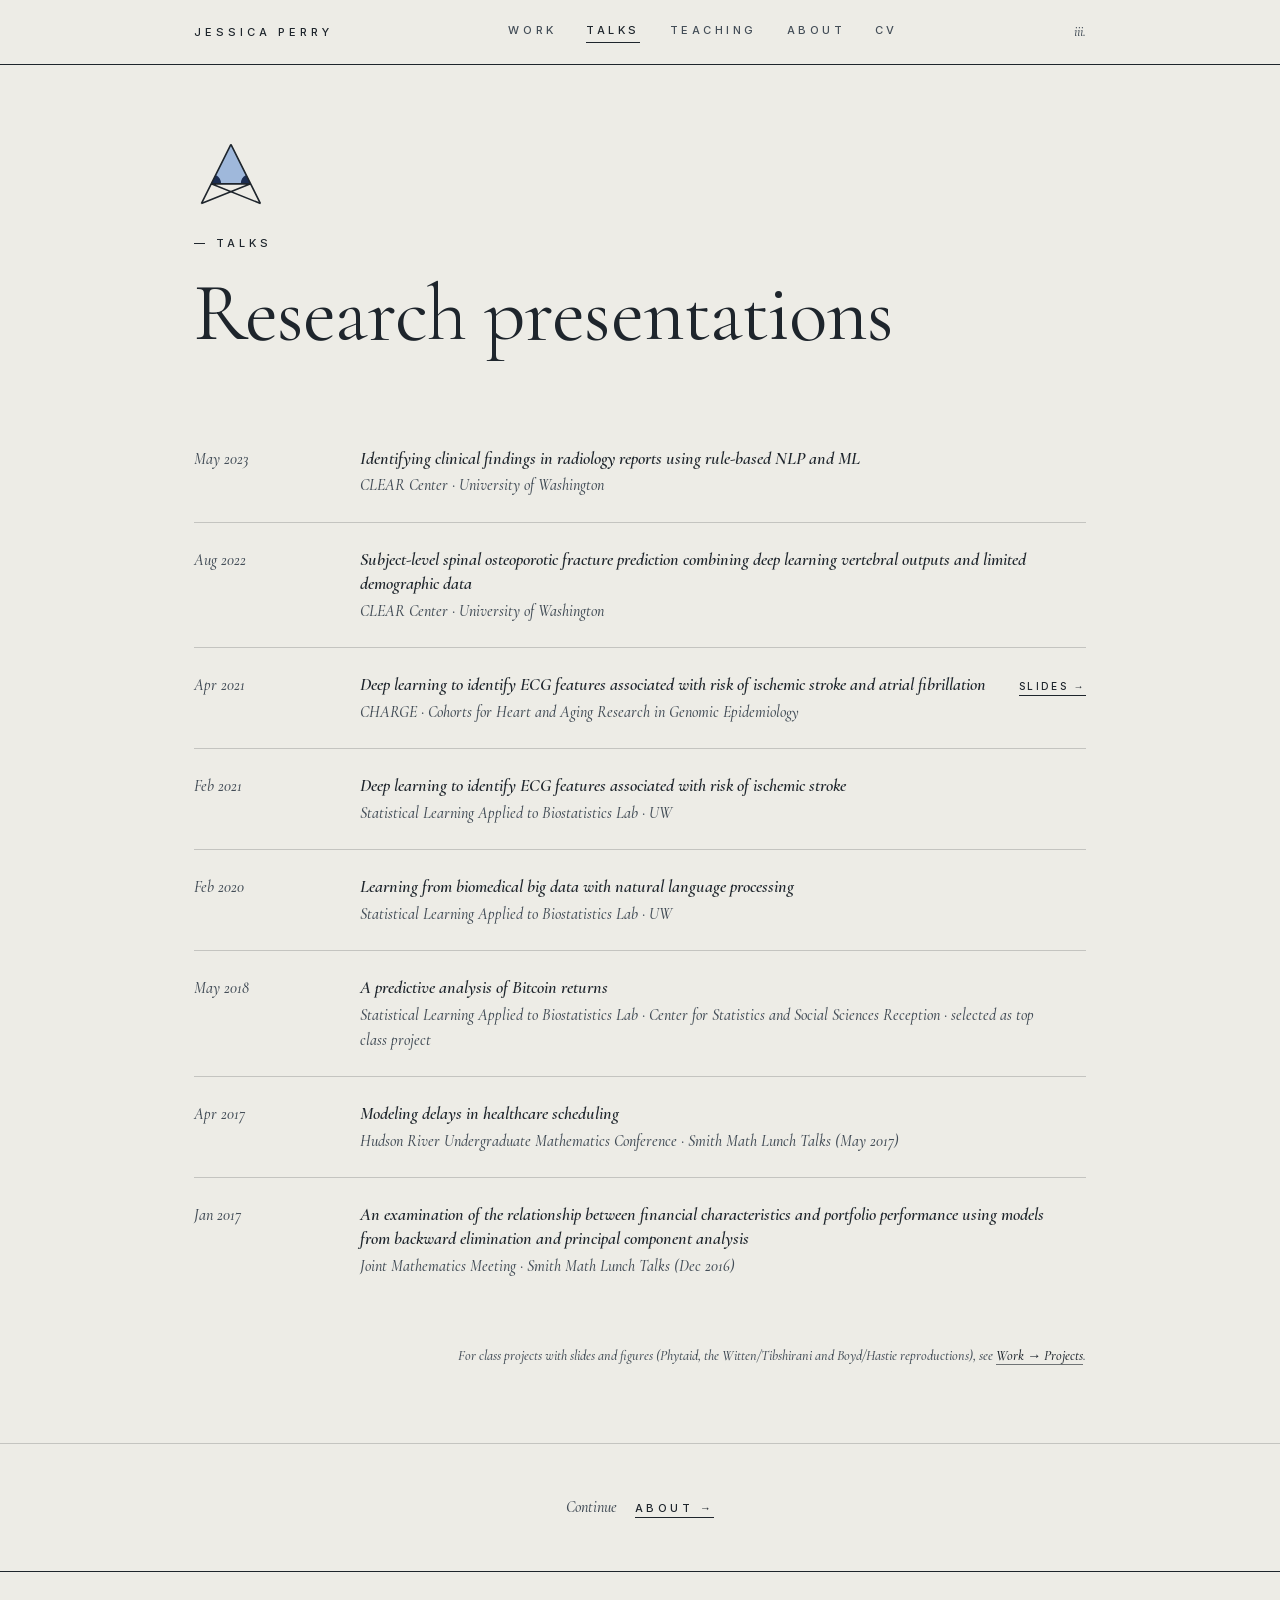
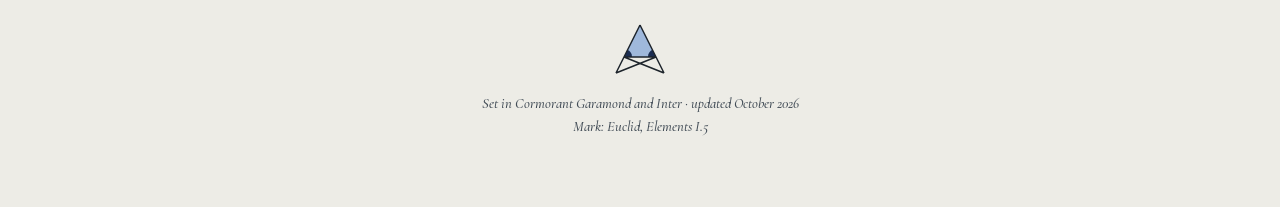
<file: talks.html>
<!DOCTYPE html>
<html lang="en">
<head>
<meta charset="UTF-8">
<meta name="viewport" content="width=device-width, initial-scale=1.0">
<title>Talks — Jessica Perry</title>
<meta name="description" content="Research presentations by Jessica Perry, 2016 to 2023.">
<link rel="stylesheet" href="fonts/fonts.css">
<link rel="stylesheet" href="styles.css">
<link rel="icon" href="favicon.svg" type="image/svg+xml">
<link rel="canonical" href="https://jl-perry.github.io/talks.html">
<meta name="theme-color" content="#EDECE6">
<meta property="og:type" content="website">
<meta property="og:site_name" content="Jessica Perry">
<meta property="og:title" content="Talks — Jessica Perry">
<meta property="og:description" content="Research presentations by Jessica Perry, 2016 to 2023.">
<meta property="og:url" content="https://jl-perry.github.io/talks.html">
<meta property="og:image" content="https://jl-perry.github.io/figures/portrait.jpg">
<meta name="twitter:card" content="summary">
</head>
<body>

<a class="skip" href="#main">Skip to content</a>

<header class="topbar">
  <div class="container">
    <a class="brand" href="index.html">Jessica Perry</a>
    <nav aria-label="Primary">
      <a href="work.html">Work</a>
      <a href="talks.html" class="active">Talks</a>
      <a href="teaching.html">Teaching</a>
      <a href="about.html">About</a>
      <a href="cv.html">CV</a>
    </nav>
    <span class="vol">iii.</span>
  </div>
</header>

<main id="main">

  <section class="page-head">
    <div class="container">
      <span class="ornament ornament-head" aria-hidden="true"><svg viewBox="0 0 30 26" xmlns="http://www.w3.org/2000/svg"><polygon class="f2" points="15,1 7,17 23,17"/><path class="f1" d="M7 17L11 17A4 4 0 0 0 8.79 13.42Z"/><path class="f1" d="M23 17L19 17A4 4 0 0 1 21.21 13.42Z"/><path class="s4" d="M15 1L3 25M15 1L27 25M7 17L23 17M3 25L23 17M27 25L7 17" fill="none"/></svg></span>
      <p class="kicker">&mdash; Talks</p>
      <h1>Research presentations</h1>
    </div>
  </section>

  <section class="section first">
    <div class="container">

      <div class="talk-listing">

        <div class="talk-line">
          <span class="when">May 2023</span>
          <div class="what">
            <p class="ttl"><em>Identifying clinical findings in radiology reports using rule-based NLP and ML</em></p>
            <p class="where">CLEAR Center &middot; University of Washington</p>
          </div>
          <span></span>
        </div>

        <div class="talk-line">
          <span class="when">Aug 2022</span>
          <div class="what">
            <p class="ttl"><em>Subject-level spinal osteoporotic fracture prediction combining deep learning vertebral outputs and limited demographic data</em></p>
            <p class="where">CLEAR Center &middot; University of Washington</p>
          </div>
          <span></span>
        </div>

        <div class="talk-line">
          <span class="when">Apr 2021</span>
          <div class="what">
            <p class="ttl"><em>Deep learning to identify ECG features associated with risk of ischemic stroke and atrial fibrillation</em></p>
            <p class="where">CHARGE &middot; Cohorts for Heart and Aging Research in Genomic Epidemiology</p>
          </div>
          <a class="slides-link" href="charge-deck.pdf">Slides &rarr;</a>
        </div>

        <div class="talk-line">
          <span class="when">Feb 2021</span>
          <div class="what">
            <p class="ttl"><em>Deep learning to identify ECG features associated with risk of ischemic stroke</em></p>
            <p class="where">Statistical Learning Applied to Biostatistics Lab &middot; UW</p>
          </div>
          <span></span>
        </div>

        <div class="talk-line">
          <span class="when">Feb 2020</span>
          <div class="what">
            <p class="ttl"><em>Learning from biomedical big data with natural language processing</em></p>
            <p class="where">Statistical Learning Applied to Biostatistics Lab &middot; UW</p>
          </div>
          <span></span>
        </div>

        <div class="talk-line">
          <span class="when">May 2018</span>
          <div class="what">
            <p class="ttl"><em>A predictive analysis of Bitcoin returns</em></p>
            <p class="where">Statistical Learning Applied to Biostatistics Lab &middot; Center for Statistics and Social Sciences Reception &middot; selected as top class project</p>
          </div>
          <span></span>
        </div>

        <div class="talk-line">
          <span class="when">Apr 2017</span>
          <div class="what">
            <p class="ttl"><em>Modeling delays in healthcare scheduling</em></p>
            <p class="where">Hudson River Undergraduate Mathematics Conference &middot; Smith Math Lunch Talks (May 2017)</p>
          </div>
          <span></span>
        </div>

        <div class="talk-line">
          <span class="when">Jan 2017</span>
          <div class="what">
            <p class="ttl"><em>An examination of the relationship between financial characteristics and portfolio performance using models from backward elimination and principal component analysis</em></p>
            <p class="where">Joint Mathematics Meeting &middot; Smith Math Lunch Talks (Dec 2016)</p>
          </div>
          <span></span>
        </div>

      </div>

      <p style="font-family:var(--serif);font-style:italic;font-size:14px;color:var(--mid);margin-top:2.5rem;text-align:right;">For class projects with slides and figures (Phytaid, the Witten/Tibshirani and Boyd/Hastie reproductions), see <a href="work.html#projects" style="color:var(--ink);border-bottom:0.5px solid var(--rule);">Work &rarr; Projects</a>.</p>

    </div>
  </section>

  <section class="continue">
    <div class="container">
      <p>Continue &nbsp;<a href="about.html">About &rarr;</a></p>
    </div>
  </section>

</main>

<footer class="colophon">
  <div class="container">
    <span class="ornament ornament-lg" aria-hidden="true"><svg viewBox="0 0 30 26" xmlns="http://www.w3.org/2000/svg"><polygon class="f2" points="15,1 7,17 23,17"/><path class="f1" d="M7 17L11 17A4 4 0 0 0 8.79 13.42Z"/><path class="f1" d="M23 17L19 17A4 4 0 0 1 21.21 13.42Z"/><path class="s4" d="M15 1L3 25M15 1L27 25M7 17L23 17M3 25L23 17M27 25L7 17" fill="none"/></svg></span>
    <p>Set in Cormorant Garamond and Inter &middot; updated October 2026<br>Mark: Euclid, <em>Elements</em> I.5</p>
  </div>
</footer>

</body>
</html>
</file>
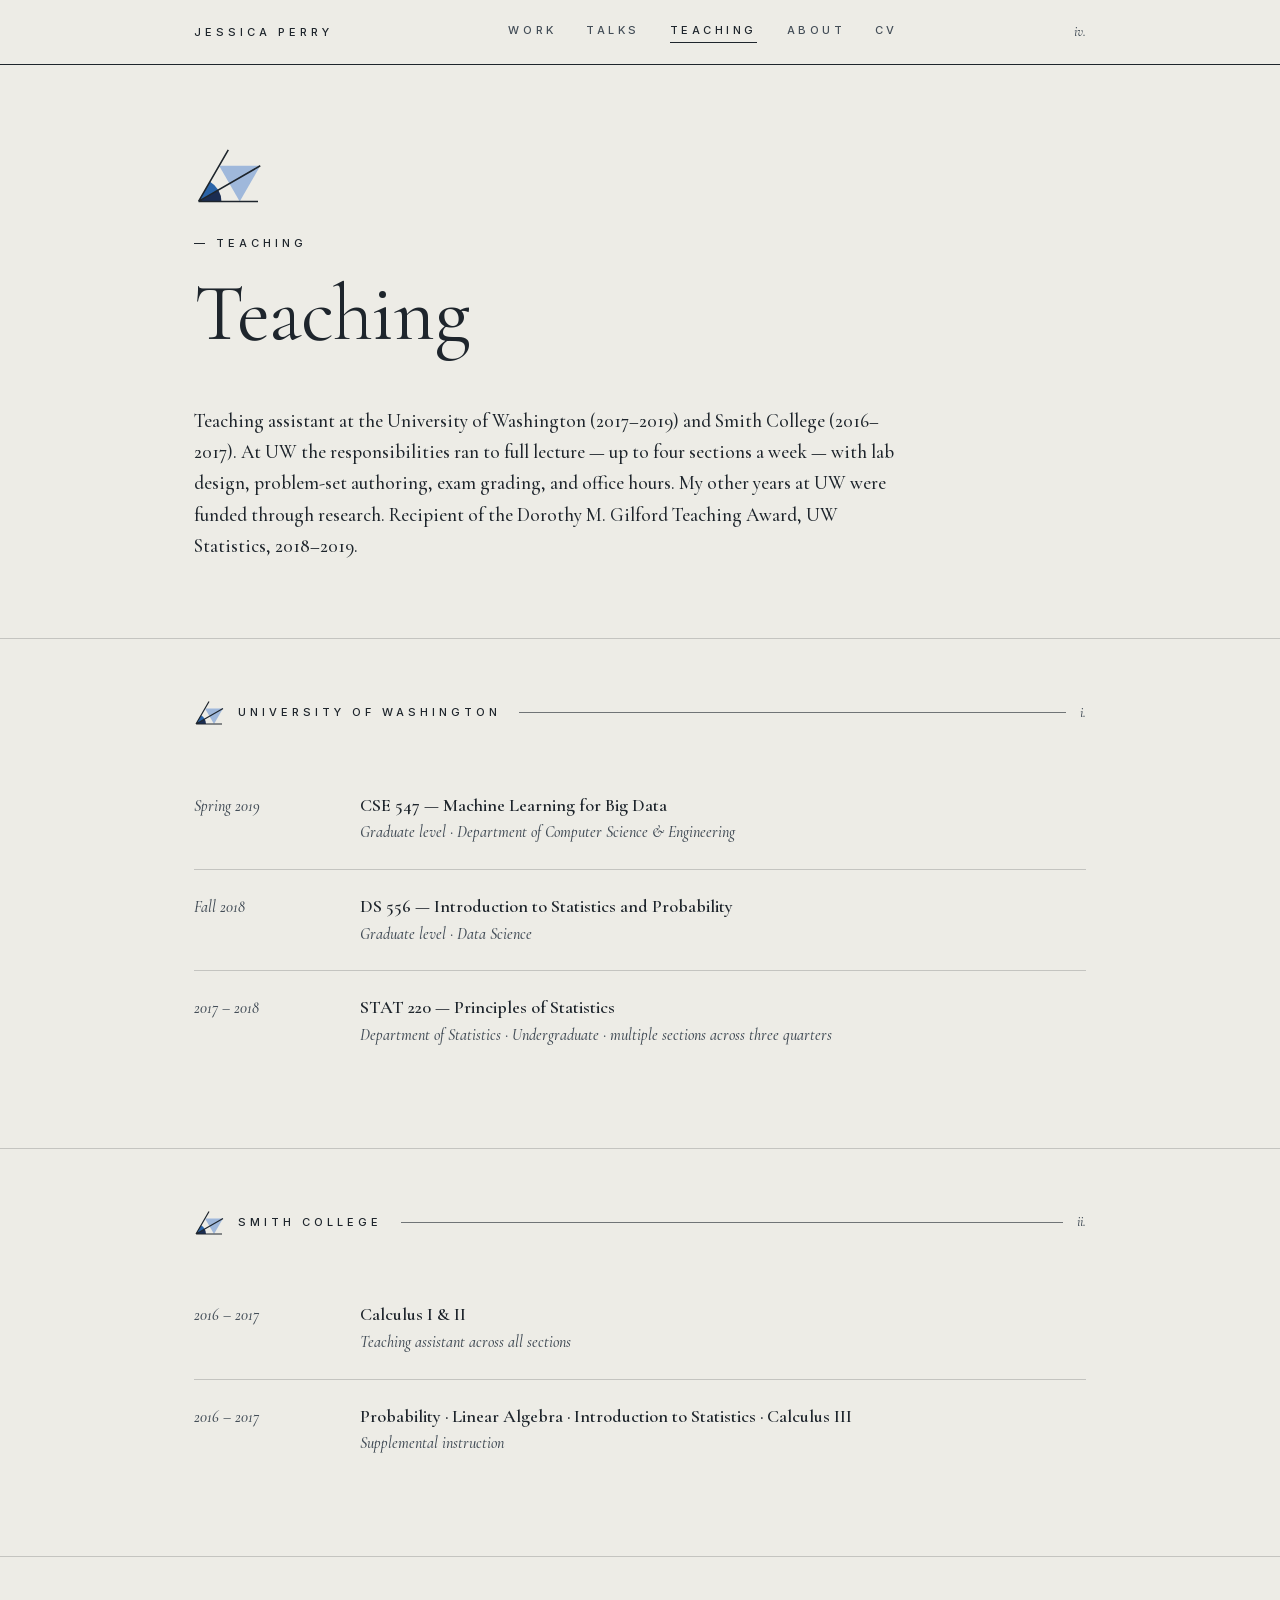
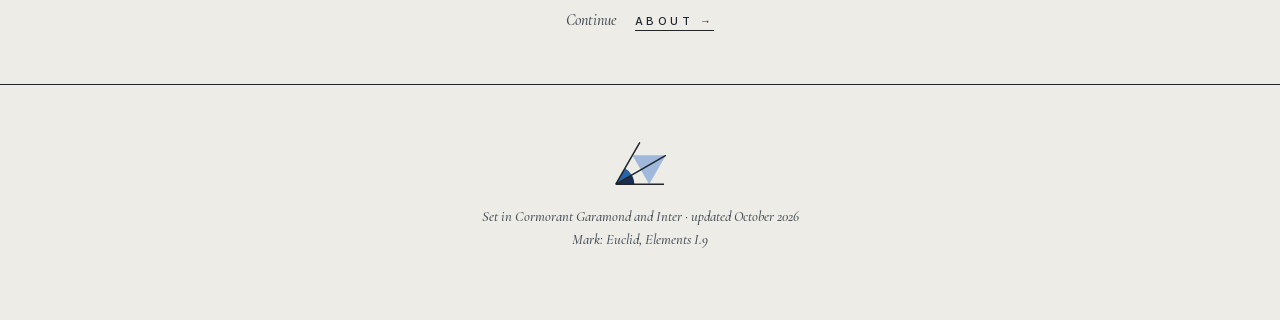
<file: teaching.html>
<!DOCTYPE html>
<html lang="en">
<head>
<meta charset="UTF-8">
<meta name="viewport" content="width=device-width, initial-scale=1.0">
<title>Teaching — Jessica Perry</title>
<meta name="description" content="Teaching assistantships in statistics, data science, and machine learning at the University of Washington and Smith College.">
<link rel="stylesheet" href="fonts/fonts.css">
<link rel="stylesheet" href="styles.css">
<link rel="icon" href="favicon.svg" type="image/svg+xml">
<link rel="canonical" href="https://jl-perry.github.io/teaching.html">
<meta name="theme-color" content="#EDECE6">
<meta property="og:type" content="website">
<meta property="og:site_name" content="Jessica Perry">
<meta property="og:title" content="Teaching — Jessica Perry">
<meta property="og:description" content="Teaching assistantships in statistics, data science, and machine learning at the University of Washington and Smith College.">
<meta property="og:url" content="https://jl-perry.github.io/teaching.html">
<meta property="og:image" content="https://jl-perry.github.io/figures/portrait.jpg">
<meta name="twitter:card" content="summary">
</head>
<body>

<a class="skip" href="#main">Skip to content</a>

<header class="topbar">
  <div class="container">
    <a class="brand" href="index.html">Jessica Perry</a>
    <nav aria-label="Primary">
      <a href="work.html">Work</a>
      <a href="talks.html">Talks</a>
      <a href="teaching.html" class="active">Teaching</a>
      <a href="about.html">About</a>
      <a href="cv.html">CV</a>
    </nav>
    <span class="vol">iv.</span>
  </div>
</header>

<main id="main">

  <section class="page-head">
    <div class="container">
      <span class="ornament ornament-head" aria-hidden="true"><svg viewBox="0 0 30 28" xmlns="http://www.w3.org/2000/svg"><polygon class="f2" points="20,26 11,10.41 29,10.41"/><path class="f1" d="M2 26L12 26A10 10 0 0 0 10.66 21Z"/><path class="f3" d="M2 26L10.66 21A10 10 0 0 0 7 17.34Z"/><path class="s4" d="M2 26L28 26M2 26L15 3.48M2 26L29 10.41" fill="none"/></svg></span>
      <p class="kicker">&mdash; Teaching</p>
      <h1>Teaching</h1>
    </div>
  </section>

  <section class="section first">
    <div class="container">
      <div class="about-essay" style="max-width:720px;">
        <p>Teaching assistant at the University of Washington (2017&ndash;2019) and Smith College (2016&ndash;2017). At UW the responsibilities ran to full lecture &mdash; up to four sections a week &mdash; with lab design, problem-set authoring, exam grading, and office hours. My other years at UW were funded through research. Recipient of the Dorothy M. Gilford Teaching Award, UW Statistics, 2018&ndash;2019.</p>
      </div>
    </div>
  </section>

  <section class="section" id="uw">
    <div class="container">
      <div class="section-head">
        <span class="ornament" aria-hidden="true"><svg viewBox="0 0 30 28" xmlns="http://www.w3.org/2000/svg"><polygon class="f2" points="20,26 11,10.41 29,10.41"/><path class="f1" d="M2 26L12 26A10 10 0 0 0 10.66 21Z"/><path class="f3" d="M2 26L10.66 21A10 10 0 0 0 7 17.34Z"/><path class="s4" d="M2 26L28 26M2 26L15 3.48M2 26L29 10.41" fill="none"/></svg></span>
        <span class="label">University of Washington</span>
        <span class="rule"></span>
        <span class="index">i.</span>
      </div>

      <div class="talk-listing">

        <div class="talk-line">
          <span class="when">Spring 2019</span>
          <div class="what">
            <p class="ttl">CSE 547 &mdash; Machine Learning for Big Data</p>
            <p class="where">Graduate level &middot; Department of Computer Science &amp; Engineering</p>
          </div>
          <span></span>
        </div>

        <div class="talk-line">
          <span class="when">Fall 2018</span>
          <div class="what">
            <p class="ttl">DS 556 &mdash; Introduction to Statistics and Probability</p>
            <p class="where">Graduate level &middot; Data Science</p>
          </div>
          <span></span>
        </div>

        <div class="talk-line">
          <span class="when">2017 &ndash; 2018</span>
          <div class="what">
            <p class="ttl">STAT 220 &mdash; Principles of Statistics</p>
            <p class="where">Department of Statistics &middot; Undergraduate &middot; multiple sections across three quarters</p>
          </div>
          <span></span>
        </div>

      </div>
    </div>
  </section>

  <section class="section" id="smith">
    <div class="container">
      <div class="section-head">
        <span class="ornament" aria-hidden="true"><svg viewBox="0 0 30 28" xmlns="http://www.w3.org/2000/svg"><polygon class="f2" points="20,26 11,10.41 29,10.41"/><path class="f1" d="M2 26L12 26A10 10 0 0 0 10.66 21Z"/><path class="f3" d="M2 26L10.66 21A10 10 0 0 0 7 17.34Z"/><path class="s4" d="M2 26L28 26M2 26L15 3.48M2 26L29 10.41" fill="none"/></svg></span>
        <span class="label">Smith College</span>
        <span class="rule"></span>
        <span class="index">ii.</span>
      </div>

      <div class="talk-listing">

        <div class="talk-line">
          <span class="when">2016 &ndash; 2017</span>
          <div class="what">
            <p class="ttl">Calculus I &amp; II</p>
            <p class="where">Teaching assistant across all sections</p>
          </div>
          <span></span>
        </div>

        <div class="talk-line">
          <span class="when">2016 &ndash; 2017</span>
          <div class="what">
            <p class="ttl">Probability &middot; Linear Algebra &middot; Introduction to Statistics &middot; Calculus III</p>
            <p class="where">Supplemental instruction</p>
          </div>
          <span></span>
        </div>

      </div>
    </div>
  </section>

  <section class="continue">
    <div class="container">
      <p>Continue &nbsp;<a href="about.html">About &rarr;</a></p>
    </div>
  </section>

</main>

<footer class="colophon">
  <div class="container">
    <span class="ornament ornament-lg" aria-hidden="true"><svg viewBox="0 0 30 28" xmlns="http://www.w3.org/2000/svg"><polygon class="f2" points="20,26 11,10.41 29,10.41"/><path class="f1" d="M2 26L12 26A10 10 0 0 0 10.66 21Z"/><path class="f3" d="M2 26L10.66 21A10 10 0 0 0 7 17.34Z"/><path class="s4" d="M2 26L28 26M2 26L15 3.48M2 26L29 10.41" fill="none"/></svg></span>
    <p>Set in Cormorant Garamond and Inter &middot; updated October 2026<br>Mark: Euclid, <em>Elements</em> I.9</p>
  </div>
</footer>

</body>
</html>
</file>
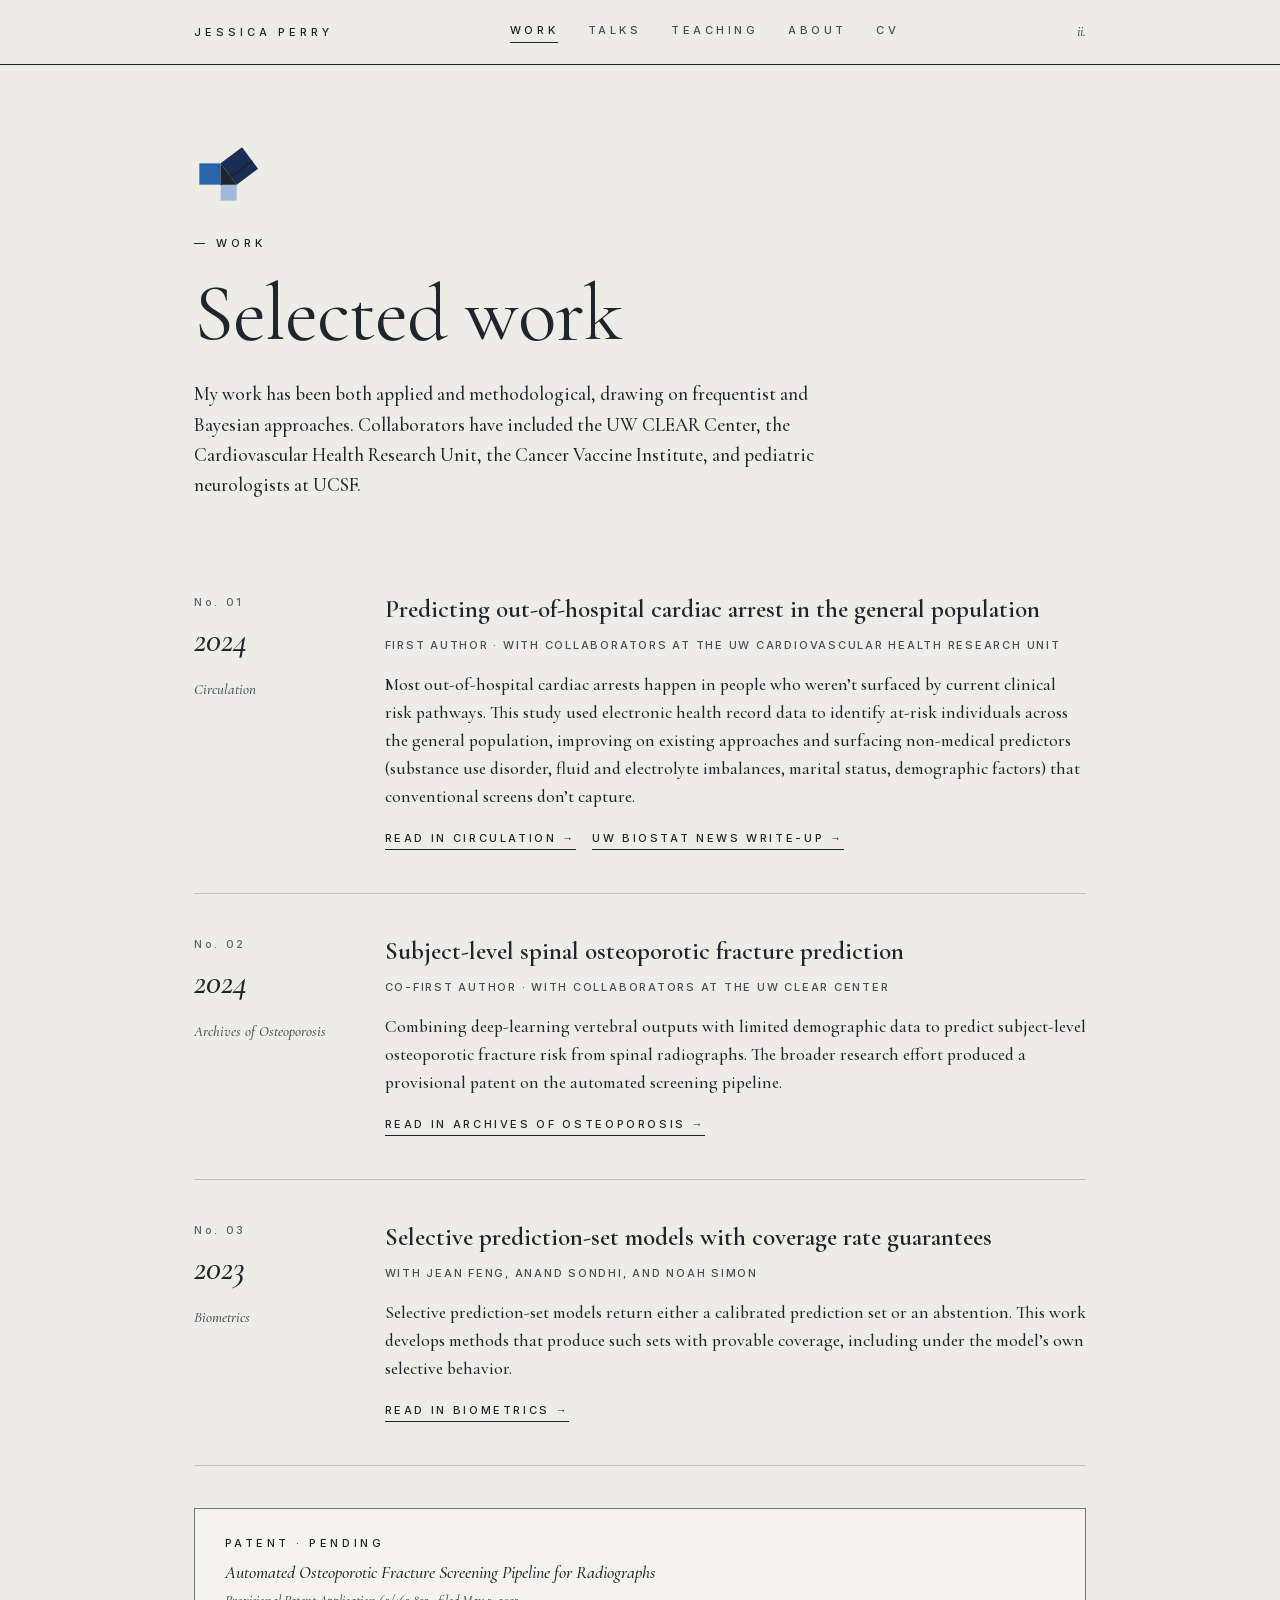
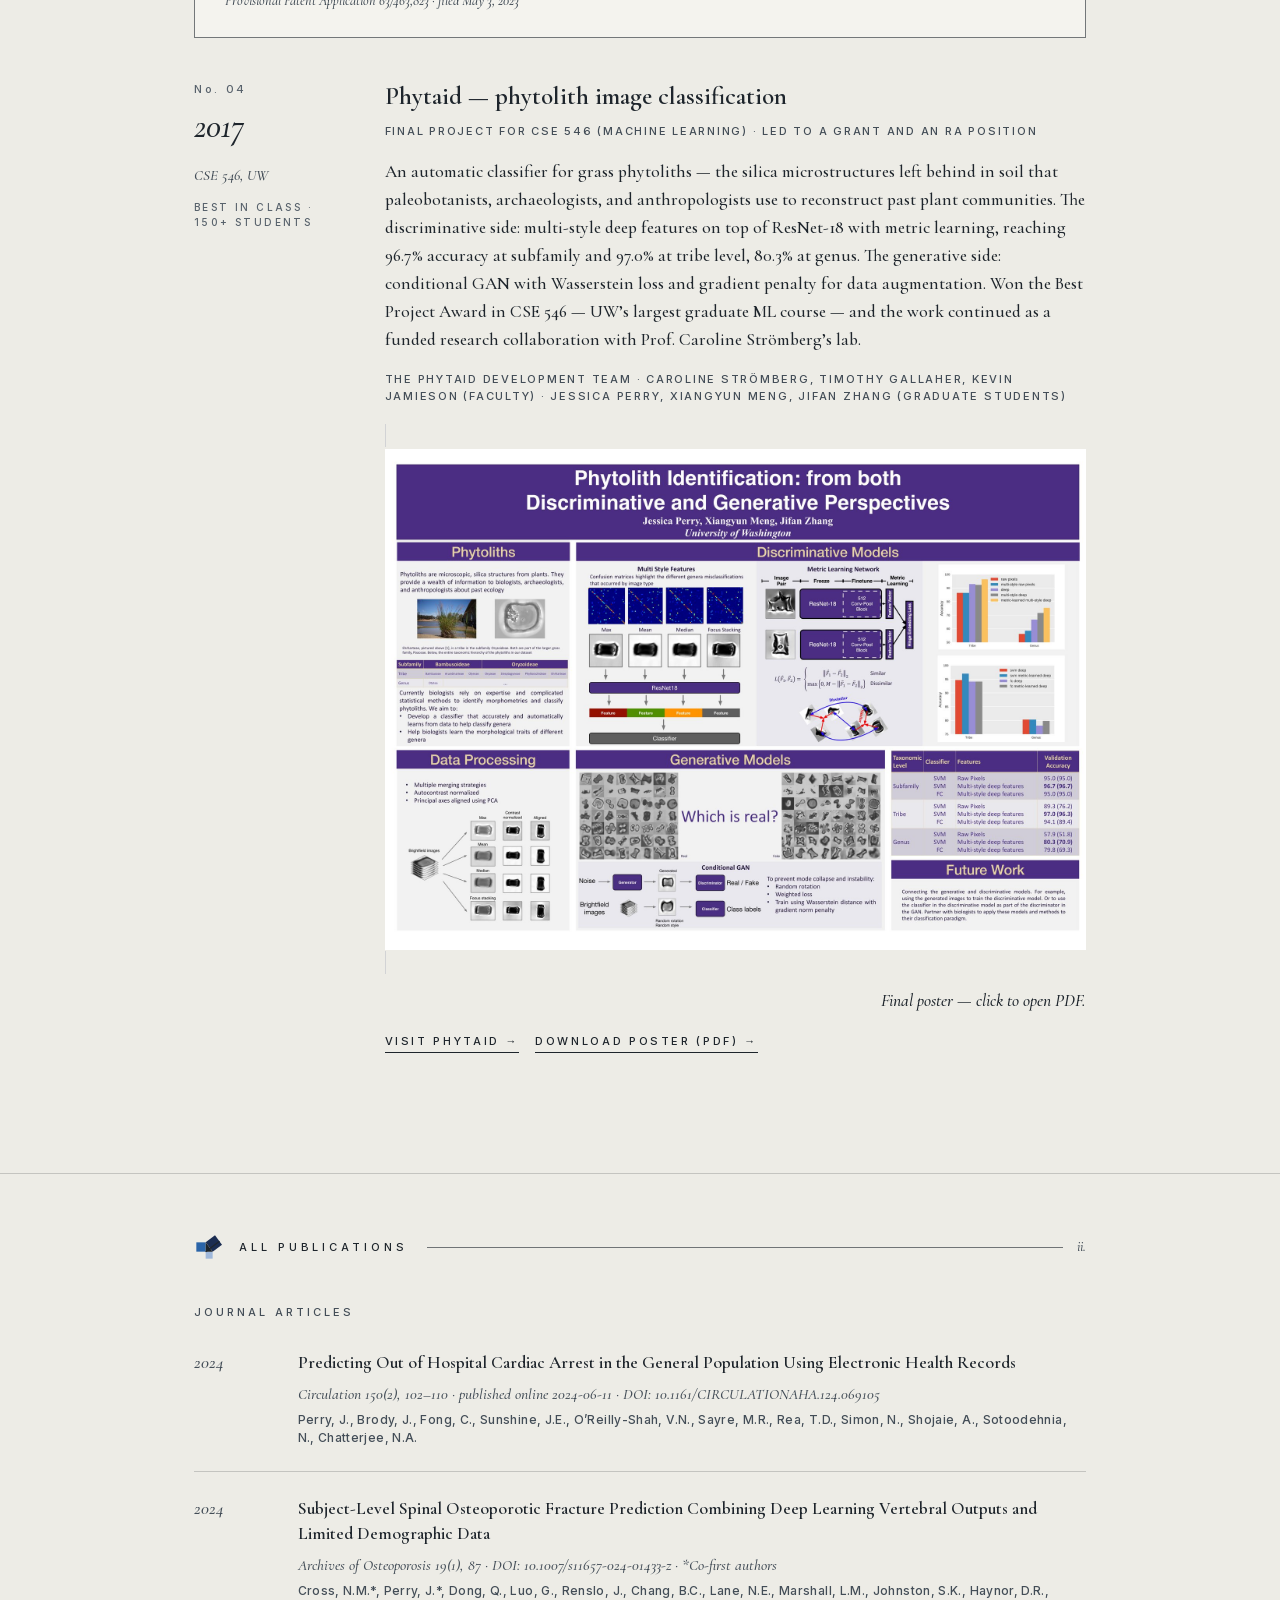
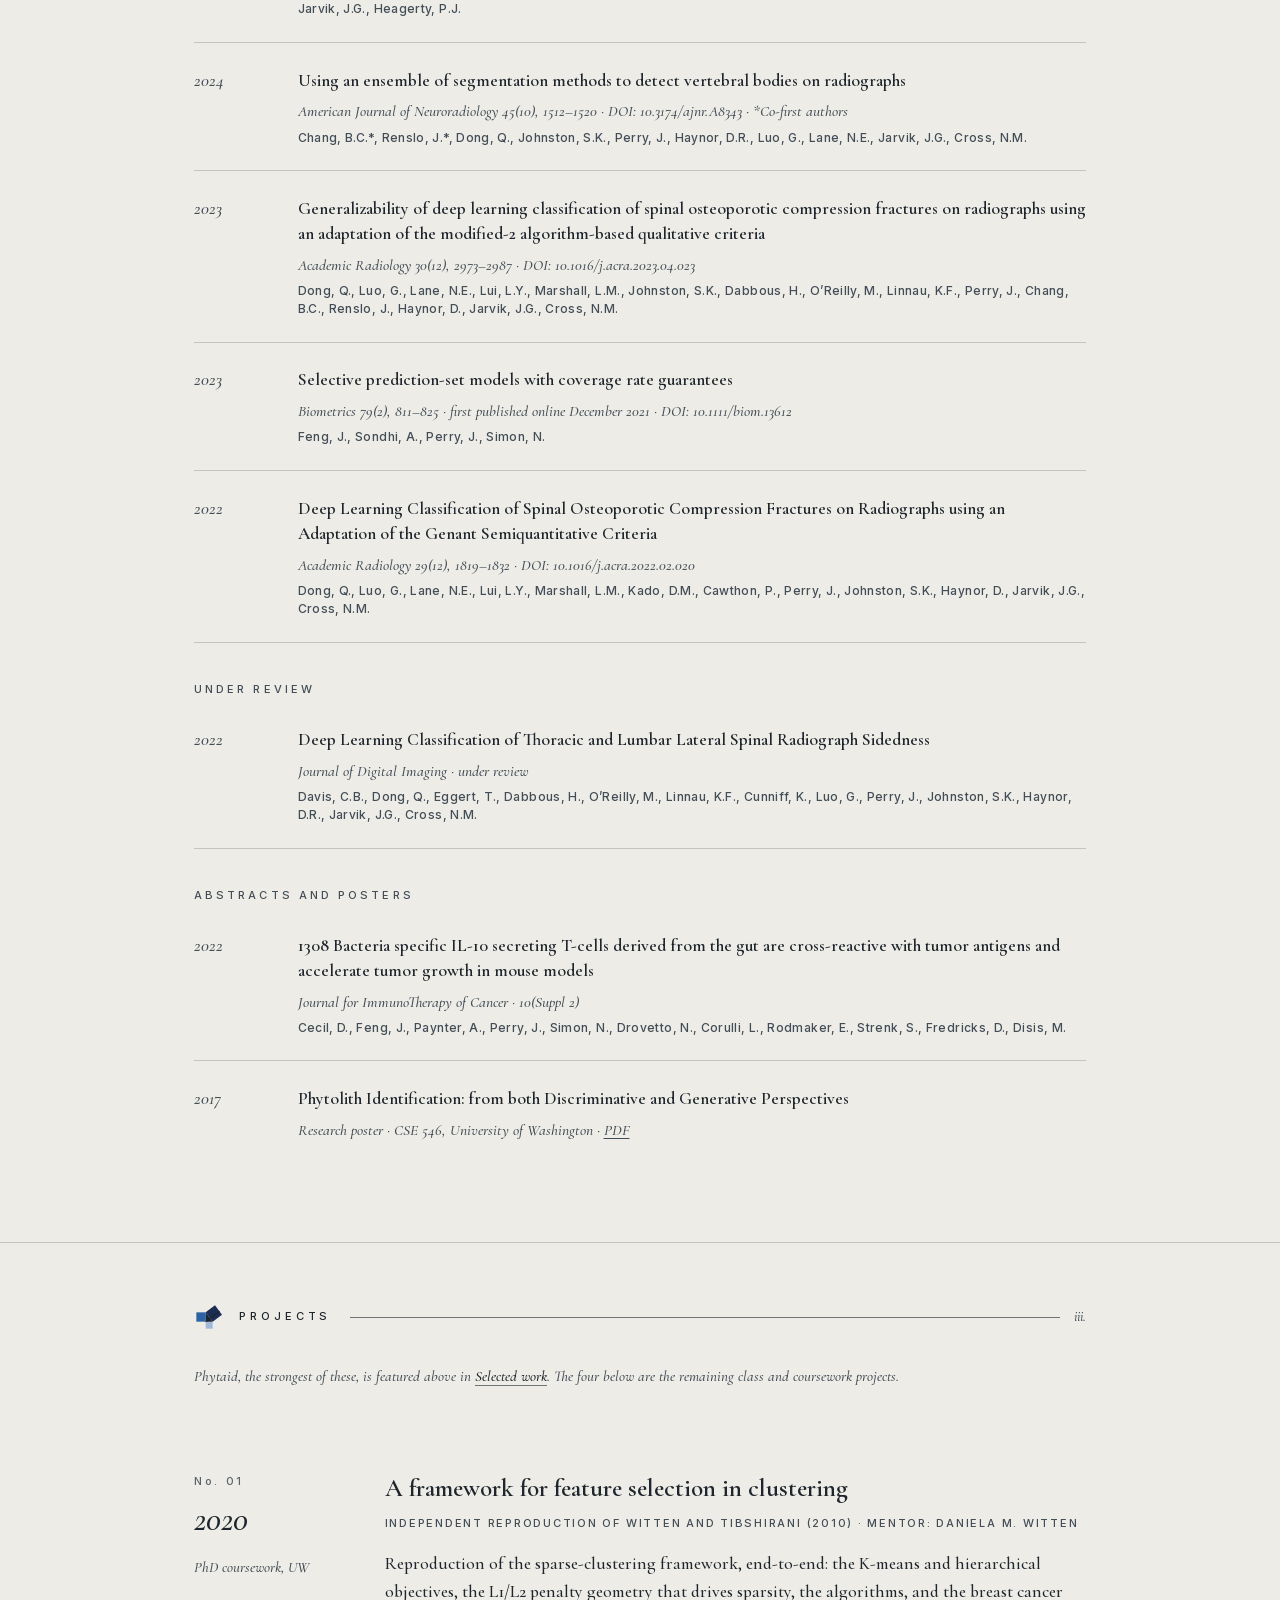
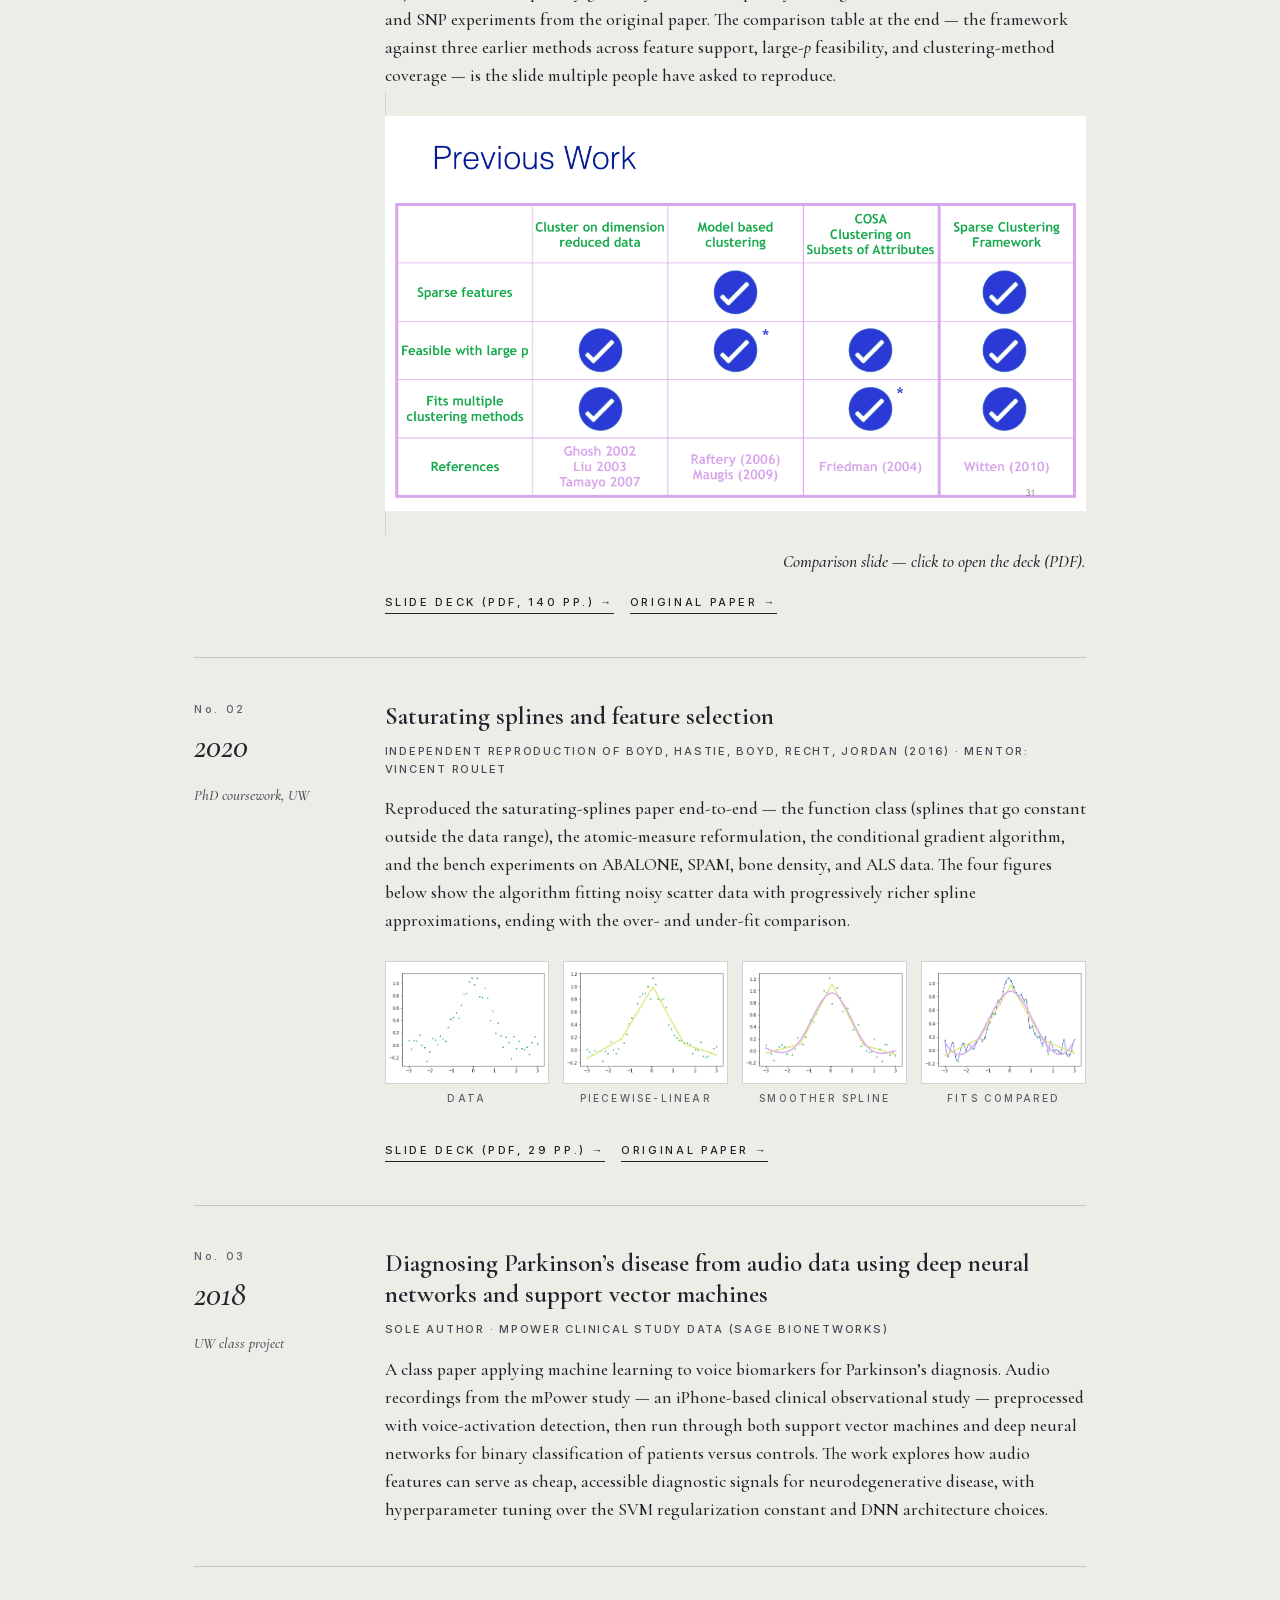
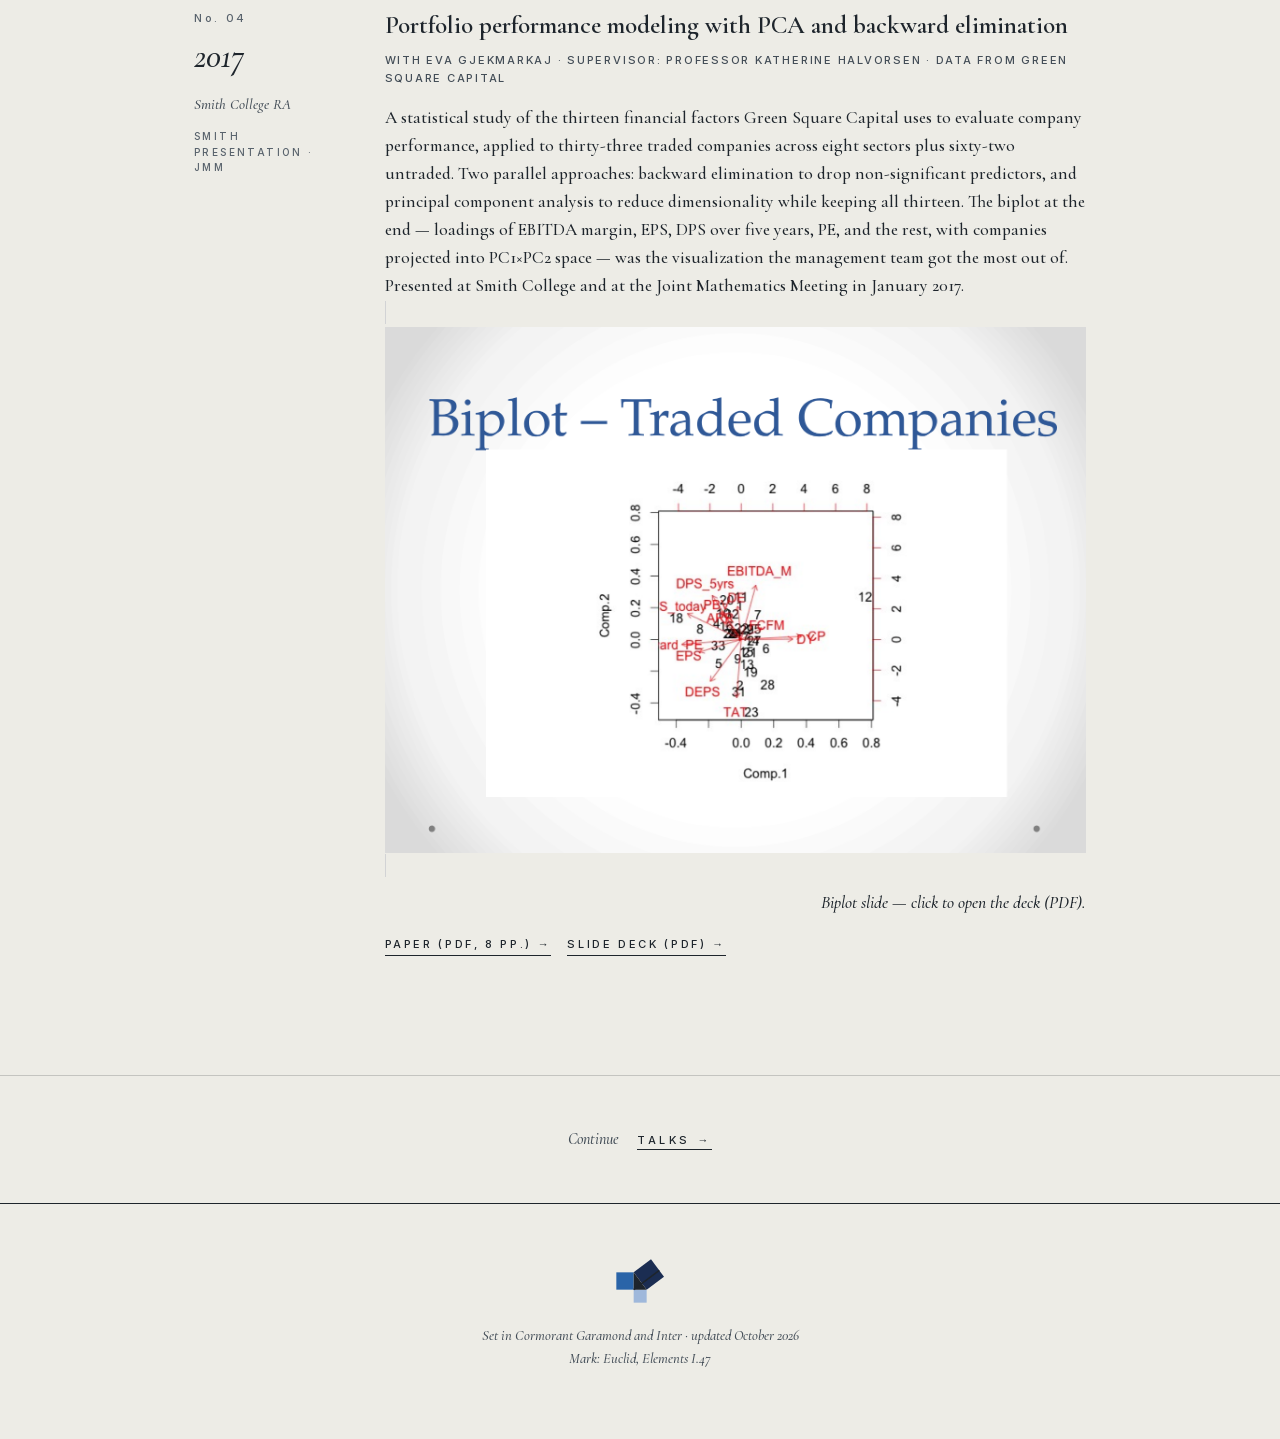
<file: work.html>
<!DOCTYPE html>
<html lang="en">
<head>
<meta charset="UTF-8">
<meta name="viewport" content="width=device-width, initial-scale=1.0">
<title>Work — Jessica Perry</title>
<meta name="description" content="Selected research, publications, and projects by Jessica Perry: medical prediction, Bayesian methods, and machine learning.">
<link rel="stylesheet" href="fonts/fonts.css">
<link rel="stylesheet" href="styles.css">
<link rel="icon" href="favicon.svg" type="image/svg+xml">
<link rel="canonical" href="https://jl-perry.github.io/work.html">
<meta name="theme-color" content="#EDECE6">
<meta property="og:type" content="website">
<meta property="og:site_name" content="Jessica Perry">
<meta property="og:title" content="Work — Jessica Perry">
<meta property="og:description" content="Selected research, publications, and projects by Jessica Perry: medical prediction, Bayesian methods, and machine learning.">
<meta property="og:url" content="https://jl-perry.github.io/work.html">
<meta property="og:image" content="https://jl-perry.github.io/figures/portrait.jpg">
<meta name="twitter:card" content="summary">
</head>
<body>

<a class="skip" href="#main">Skip to content</a>

<header class="topbar">
  <div class="container">
    <a class="brand" href="index.html">Jessica Perry</a>
    <nav aria-label="Primary">
      <a href="work.html" class="active">Work</a>
      <a href="talks.html">Talks</a>
      <a href="teaching.html">Teaching</a>
      <a href="about.html">About</a>
      <a href="cv.html">CV</a>
    </nav>
    <span class="vol">ii.</span>
  </div>
</header>

<main id="main">

  <section class="page-head">
    <div class="container">
      <span class="ornament ornament-head" aria-hidden="true"><svg viewBox="0 0 13 12" xmlns="http://www.w3.org/2000/svg"><polygon class="f1" points="5,4 8,8 12,5 9,1"/><polygon class="f3" points="5,8 5,4 1,4 1,8"/><polygon class="f2" points="5,8 8,8 8,11 5,11"/><polygon class="f4" points="5,8 5,4 8,8"/><path class="s4" d="M5 8L10.92 3.56" fill="none"/></svg></span>
      <p class="kicker">&mdash; Work</p>
      <h1>Selected work</h1>
      <p class="page-lede">My work has been both applied and methodological, drawing on frequentist and Bayesian approaches. Collaborators have included the UW CLEAR Center, the Cardiovascular Health Research Unit, the Cancer Vaccine Institute, and pediatric neurologists at UCSF.</p>
    </div>
  </section>

  <section class="section first" id="selected">
    <div class="container">

      <article class="work-entry">
        <div class="work-meta">
          <span class="work-num">No. 01</span>
          <span class="work-year">2024</span>
          <span class="work-journal">Circulation</span>
        </div>
        <div class="work-body">
          <h3>Predicting out-of-hospital cardiac arrest in the general population</h3>
          <p class="role">First author &middot; with collaborators at the UW Cardiovascular Health Research Unit</p>
          <p>Most out-of-hospital cardiac arrests happen in people who weren&rsquo;t surfaced by current clinical risk pathways. This study used electronic health record data to identify at-risk individuals across the general population, improving on existing approaches and surfacing non-medical predictors (substance use disorder, fluid and electrolyte imbalances, marital status, demographic factors) that conventional screens don&rsquo;t capture.</p>
          <a class="link" href="https://doi.org/10.1161/CIRCULATIONAHA.124.069105" rel="noopener">Read in Circulation &rarr;</a>
          &nbsp;&nbsp;
          <a class="link" href="https://www.biostat.washington.edu/news/stories/new-models-improve-cardiac-risk-prediction-and-reveal-non-medical-risk-factors" rel="noopener">UW Biostat news write-up &rarr;</a>
        </div>
      </article>

      <article class="work-entry">
        <div class="work-meta">
          <span class="work-num">No. 02</span>
          <span class="work-year">2024</span>
          <span class="work-journal">Archives of Osteoporosis</span>
        </div>
        <div class="work-body">
          <h3>Subject-level spinal osteoporotic fracture prediction</h3>
          <p class="role">Co-first author &middot; with collaborators at the UW CLEAR Center</p>
          <p>Combining deep-learning vertebral outputs with limited demographic data to predict subject-level osteoporotic fracture risk from spinal radiographs. The broader research effort produced a provisional patent on the automated screening pipeline.</p>
          <a class="link" href="https://doi.org/10.1007/s11657-024-01433-z" rel="noopener">Read in Archives of Osteoporosis &rarr;</a>
        </div>
      </article>

      <article class="work-entry">
        <div class="work-meta">
          <span class="work-num">No. 03</span>
          <span class="work-year">2023</span>
          <span class="work-journal">Biometrics</span>
        </div>
        <div class="work-body">
          <h3>Selective prediction-set models with coverage rate guarantees</h3>
          <p class="role">With Jean Feng, Anand Sondhi, and Noah Simon</p>
          <p>Selective prediction-set models return either a calibrated prediction set or an abstention. This work develops methods that produce such sets with provable coverage, including under the model&rsquo;s own selective behavior.</p>
          <a class="link" href="https://doi.org/10.1111/biom.13612" rel="noopener">Read in Biometrics &rarr;</a>
        </div>
      </article>

      <div class="patent">
        <span class="smallcaps">Patent &middot; pending</span>
        <p class="title">Automated Osteoporotic Fracture Screening Pipeline for Radiographs</p>
        <p class="meta">Provisional Patent Application 63/463,823 &middot; filed May 3, 2023</p>
      </div>

      <!-- PHYTAID — featured project, promoted into Selected work -->
      <article class="work-entry">
        <div class="work-meta">
          <span class="work-num">No. 04</span>
          <span class="work-year">2017</span>
          <span class="work-journal">CSE 546, UW</span>
          <span class="work-status">Best in class &middot; 150+ students</span>
        </div>
        <div class="work-body">
          <h3>Phytaid &mdash; phytolith image classification</h3>
          <p class="role">Final project for CSE 546 (Machine Learning) &middot; led to a grant and an RA position</p>
          <p>An automatic classifier for grass phytoliths &mdash; the silica microstructures left behind in soil that paleobotanists, archaeologists, and anthropologists use to reconstruct past plant communities. The discriminative side: multi-style deep features on top of ResNet-18 with metric learning, reaching 96.7% accuracy at subfamily and 97.0% at tribe level, 80.3% at genus. The generative side: conditional GAN with Wasserstein loss and gradient penalty for data augmentation. Won the Best Project Award in CSE 546 &mdash; UW&rsquo;s largest graduate ML course &mdash; and the work continued as a funded research collaboration with Prof. Caroline Str&ouml;mberg&rsquo;s lab.</p>
          <p class="role" style="margin-top:1rem;">The Phytaid development team &middot; Caroline Str&ouml;mberg, Timothy Gallaher, Kevin Jamieson (faculty) &middot; Jessica Perry, Xiangyun Meng, Jifan Zhang (graduate students)</p>
          <a class="project-hero" href="phytaid-poster.pdf"><img src="figures/phytaid-poster-web.jpg" width="1800" height="1286" loading="lazy" decoding="async" alt="Phytolith Identification: from both Discriminative and Generative Perspectives — research poster, 2017"></a>
          <p class="project-hero-caption">Final poster &mdash; click to open PDF.</p>
          <a class="link" href="http://phytaid-site.s3-website-us-west-2.amazonaws.com" rel="noopener">Visit Phytaid &rarr;</a>
          &nbsp;&nbsp;
          <a class="link" href="phytaid-poster.pdf">Download poster (PDF) &rarr;</a>
        </div>
      </article>

    </div>
  </section>

  <section class="section" id="all-publications">
    <div class="container">
      <div class="section-head">
        <span class="ornament" aria-hidden="true"><svg viewBox="0 0 13 12" xmlns="http://www.w3.org/2000/svg"><polygon class="f1" points="5,4 8,8 12,5 9,1"/><polygon class="f3" points="5,8 5,4 1,4 1,8"/><polygon class="f2" points="5,8 8,8 8,11 5,11"/><polygon class="f4" points="5,8 5,4 8,8"/><path class="s4" d="M5 8L10.92 3.56" fill="none"/></svg></span>
        <span class="label">All publications</span>
        <span class="rule"></span>
        <span class="index">ii.</span>
      </div>

      <div class="pub-list">

        <p class="pub-group">Journal articles</p>

        <div class="pub-item">
          <span class="pub-year">2024</span>
          <div class="pub-detail">
            <p class="title">Predicting Out of Hospital Cardiac Arrest in the General Population Using Electronic Health Records</p>
            <p class="meta">Circulation 150(2), 102&ndash;110 &middot; published online 2024-06-11 &middot; DOI: 10.1161/CIRCULATIONAHA.124.069105</p>
            <p class="authors">Perry, J., Brody, J., Fong, C., Sunshine, J.E., O&rsquo;Reilly-Shah, V.N., Sayre, M.R., Rea, T.D., Simon, N., Shojaie, A., Sotoodehnia, N., Chatterjee, N.A.</p>
          </div>
        </div>

        <div class="pub-item">
          <span class="pub-year">2024</span>
          <div class="pub-detail">
            <p class="title">Subject-Level Spinal Osteoporotic Fracture Prediction Combining Deep Learning Vertebral Outputs and Limited Demographic Data</p>
            <p class="meta">Archives of Osteoporosis 19(1), 87 &middot; DOI: 10.1007/s11657-024-01433-z &middot; *Co-first authors</p>
            <p class="authors">Cross, N.M.*, Perry, J.*, Dong, Q., Luo, G., Renslo, J., Chang, B.C., Lane, N.E., Marshall, L.M., Johnston, S.K., Haynor, D.R., Jarvik, J.G., Heagerty, P.J.</p>
          </div>
        </div>

        <div class="pub-item">
          <span class="pub-year">2024</span>
          <div class="pub-detail">
            <p class="title">Using an ensemble of segmentation methods to detect vertebral bodies on radiographs</p>
            <p class="meta">American Journal of Neuroradiology 45(10), 1512&ndash;1520 &middot; DOI: 10.3174/ajnr.A8343 &middot; *Co-first authors</p>
            <p class="authors">Chang, B.C.*, Renslo, J.*, Dong, Q., Johnston, S.K., Perry, J., Haynor, D.R., Luo, G., Lane, N.E., Jarvik, J.G., Cross, N.M.</p>
          </div>
        </div>

        <div class="pub-item">
          <span class="pub-year">2023</span>
          <div class="pub-detail">
            <p class="title">Generalizability of deep learning classification of spinal osteoporotic compression fractures on radiographs using an adaptation of the modified-2 algorithm-based qualitative criteria</p>
            <p class="meta">Academic Radiology 30(12), 2973&ndash;2987 &middot; DOI: 10.1016/j.acra.2023.04.023</p>
            <p class="authors">Dong, Q., Luo, G., Lane, N.E., Lui, L.Y., Marshall, L.M., Johnston, S.K., Dabbous, H., O&rsquo;Reilly, M., Linnau, K.F., Perry, J., Chang, B.C., Renslo, J., Haynor, D., Jarvik, J.G., Cross, N.M.</p>
          </div>
        </div>

        <div class="pub-item">
          <span class="pub-year">2023</span>
          <div class="pub-detail">
            <p class="title">Selective prediction-set models with coverage rate guarantees</p>
            <p class="meta">Biometrics 79(2), 811&ndash;825 &middot; first published online December 2021 &middot; DOI: 10.1111/biom.13612</p>
            <p class="authors">Feng, J., Sondhi, A., Perry, J., Simon, N.</p>
          </div>
        </div>

        <div class="pub-item">
          <span class="pub-year">2022</span>
          <div class="pub-detail">
            <p class="title">Deep Learning Classification of Spinal Osteoporotic Compression Fractures on Radiographs using an Adaptation of the Genant Semiquantitative Criteria</p>
            <p class="meta">Academic Radiology 29(12), 1819&ndash;1832 &middot; DOI: 10.1016/j.acra.2022.02.020</p>
            <p class="authors">Dong, Q., Luo, G., Lane, N.E., Lui, L.Y., Marshall, L.M., Kado, D.M., Cawthon, P., Perry, J., Johnston, S.K., Haynor, D., Jarvik, J.G., Cross, N.M.</p>
          </div>
        </div>

        <p class="pub-group">Under review</p>

        <div class="pub-item">
          <span class="pub-year">2022</span>
          <div class="pub-detail">
            <p class="title">Deep Learning Classification of Thoracic and Lumbar Lateral Spinal Radiograph Sidedness</p>
            <p class="meta">Journal of Digital Imaging &middot; under review</p>
            <p class="authors">Davis, C.B., Dong, Q., Eggert, T., Dabbous, H., O&rsquo;Reilly, M., Linnau, K.F., Cunniff, K., Luo, G., Perry, J., Johnston, S.K., Haynor, D.R., Jarvik, J.G., Cross, N.M.</p>
          </div>
        </div>

        <p class="pub-group">Abstracts and posters</p>

        <div class="pub-item">
          <span class="pub-year">2022</span>
          <div class="pub-detail">
            <p class="title">1308 Bacteria specific IL-10 secreting T-cells derived from the gut are cross-reactive with tumor antigens and accelerate tumor growth in mouse models</p>
            <p class="meta">Journal for ImmunoTherapy of Cancer &middot; 10(Suppl 2)</p>
            <p class="authors">Cecil, D., Feng, J., Paynter, A., Perry, J., Simon, N., Drovetto, N., Corulli, L., Rodmaker, E., Strenk, S., Fredricks, D., Disis, M.</p>
          </div>
        </div>

        <div class="pub-item">
          <span class="pub-year">2017</span>
          <div class="pub-detail">
            <p class="title">Phytolith Identification: from both Discriminative and Generative Perspectives</p>
            <p class="meta">Research poster &middot; CSE 546, University of Washington &middot; <a class="in-prose" href="phytaid-poster.pdf">PDF</a></p>
          </div>
        </div>


      </div>
    </div>
  </section>

  <section class="section" id="projects">
    <div class="container">
      <div class="section-head">
        <span class="ornament" aria-hidden="true"><svg viewBox="0 0 13 12" xmlns="http://www.w3.org/2000/svg"><polygon class="f1" points="5,4 8,8 12,5 9,1"/><polygon class="f3" points="5,8 5,4 1,4 1,8"/><polygon class="f2" points="5,8 8,8 8,11 5,11"/><polygon class="f4" points="5,8 5,4 8,8"/><path class="s4" d="M5 8L10.92 3.56" fill="none"/></svg></span>
        <span class="label">Projects</span>
        <span class="rule"></span>
        <span class="index">iii.</span>
      </div>

      <p style="font-family:var(--serif);font-style:italic;font-size:15px;color:var(--mid);margin:-0.5rem 0 2.5rem;">Phytaid, the strongest of these, is featured above in <a href="#selected" style="color:var(--ink);border-bottom:0.5px solid var(--rule);">Selected work</a>. The four below are the remaining class and coursework projects.</p>

      <!-- 01 · SPARSE CLUSTERING (2020) — class project, comparison table is the visual hook -->
      <article class="work-entry">
        <div class="work-meta">
          <span class="work-num">No. 01</span>
          <span class="work-year">2020</span>
          <span class="work-journal">PhD coursework, UW</span>
        </div>
        <div class="work-body">
          <h3>A framework for feature selection in clustering</h3>
          <p class="role">Independent reproduction of Witten and Tibshirani (2010) &middot; mentor: Daniela M. Witten</p>
          <p>Reproduction of the sparse-clustering framework, end-to-end: the K-means and hierarchical objectives, the L1/L2 penalty geometry that drives sparsity, the algorithms, and the breast cancer and SNP experiments from the original paper. The comparison table at the end &mdash; the framework against three earlier methods across feature support, large-<em>p</em> feasibility, and clustering-method coverage &mdash; is the slide multiple people have asked to reproduce.</p>
          <a class="project-hero" href="sparse-clustering-deck.pdf"><img src="slides/sparse-clustering-09-comparison.png" width="2400" height="1350" loading="lazy" decoding="async" alt="Slide comparing the sparse clustering framework with three earlier methods on sparse features, feasibility with large p, and support for multiple clustering methods"></a>
          <p class="project-hero-caption">Comparison slide &mdash; click to open the deck (PDF).</p>
          <a class="link" href="sparse-clustering-deck.pdf">Slide deck (PDF, 140 pp.) &rarr;</a>
          &nbsp;&nbsp;
          <a class="link" href="https://hastie.su.domains/Papers/sparseclust.pdf" rel="noopener">Original paper &rarr;</a>
        </div>
      </article>

      <!-- 02 · SATURATING SPLINES (2020) — class project, matplotlib figures as visual lead -->
      <article class="work-entry">
        <div class="work-meta">
          <span class="work-num">No. 02</span>
          <span class="work-year">2020</span>
          <span class="work-journal">PhD coursework, UW</span>
        </div>
        <div class="work-body">
          <h3>Saturating splines and feature selection</h3>
          <p class="role">Independent reproduction of Boyd, Hastie, Boyd, Recht, Jordan (2016) &middot; mentor: Vincent Roulet</p>
          <p>Reproduced the saturating-splines paper end-to-end &mdash; the function class (splines that go constant outside the data range), the atomic-measure reformulation, the conditional gradient algorithm, and the bench experiments on ABALONE, SPAM, bone density, and ALS data. The four figures below show the algorithm fitting noisy scatter data with progressively richer spline approximations, ending with the over- and under-fit comparison.</p>
          <div class="figure-strip">
            <div class="fig"><a href="figures/sat-splines-fig-01.png" target="_blank" rel="noopener"><img src="figures/sat-splines-fig-01.png" width="383" height="252" loading="lazy" decoding="async" alt="Noisy scatter data, no fit"></a><span class="fig-caption">data</span></div>
            <div class="fig"><a href="figures/sat-splines-fig-02.png" target="_blank" rel="noopener"><img src="figures/sat-splines-fig-02.png" width="383" height="252" loading="lazy" decoding="async" alt="Piecewise-linear fit through scatter"></a><span class="fig-caption">piecewise-linear</span></div>
            <div class="fig"><a href="figures/sat-splines-fig-03.png" target="_blank" rel="noopener"><img src="figures/sat-splines-fig-03.png" width="383" height="252" loading="lazy" decoding="async" alt="Smoother spline fit"></a><span class="fig-caption">smoother spline</span></div>
            <div class="fig"><a href="figures/sat-splines-fig-04.png" target="_blank" rel="noopener"><img src="figures/sat-splines-fig-04.png" width="383" height="252" loading="lazy" decoding="async" alt="Comparison of fits including over-fit"></a><span class="fig-caption">fits compared</span></div>
          </div>
          <a class="link" href="saturating-splines-deck.pdf">Slide deck (PDF, 29 pp.) &rarr;</a>
          &nbsp;&nbsp;
          <a class="link" href="https://arxiv.org/abs/1609.06764" rel="noopener">Original paper &rarr;</a>
        </div>
      </article>

      <!-- 03 · PARKINSON'S (2018) — UW class project, voice + ML. PDF link held until clean version received. -->
      <article class="work-entry">
        <div class="work-meta">
          <span class="work-num">No. 03</span>
          <span class="work-year">2018</span>
          <span class="work-journal">UW class project</span>
        </div>
        <div class="work-body">
          <h3>Diagnosing Parkinson&rsquo;s disease from audio data using deep neural networks and support vector machines</h3>
          <p class="role">Sole author &middot; mPower clinical study data (Sage Bionetworks)</p>
          <p>A class paper applying machine learning to voice biomarkers for Parkinson&rsquo;s diagnosis. Audio recordings from the mPower study &mdash; an iPhone-based clinical observational study &mdash; preprocessed with voice-activation detection, then run through both support vector machines and deep neural networks for binary classification of patients versus controls. The work explores how audio features can serve as cheap, accessible diagnostic signals for neurodegenerative disease, with hyperparameter tuning over the SVM regularization constant and DNN architecture choices.</p>
        </div>
      </article>

      <!-- 04 · SMITH PORTFOLIO (2017) — Smith RA, PCA + backward elimination -->
      <article class="work-entry">
        <div class="work-meta">
          <span class="work-num">No. 04</span>
          <span class="work-year">2017</span>
          <span class="work-journal">Smith College RA</span>
          <span class="work-status">Smith presentation &middot; JMM</span>
        </div>
        <div class="work-body">
          <h3>Portfolio performance modeling with PCA and backward elimination</h3>
          <p class="role">With Eva Gjekmarkaj &middot; supervisor: Professor Katherine Halvorsen &middot; data from Green Square Capital</p>
          <p>A statistical study of the thirteen financial factors Green Square Capital uses to evaluate company performance, applied to thirty-three traded companies across eight sectors plus sixty-two untraded. Two parallel approaches: backward elimination to drop non-significant predictors, and principal component analysis to reduce dimensionality while keeping all thirteen. The biplot at the end &mdash; loadings of EBITDA margin, EPS, DPS over five years, PE, and the rest, with companies projected into PC1&times;PC2 space &mdash; was the visualization the management team got the most out of. Presented at Smith College and at the Joint Mathematics Meeting in January 2017.</p>
          <a class="project-hero" href="smith-portfolio-deck.pdf"><img src="slides/smith-portfolio/06-biplot.png" width="1500" height="1125" loading="lazy" decoding="async" alt="Biplot of the financial factors for traded companies on the first two principal components"></a>
          <p class="project-hero-caption">Biplot slide &mdash; click to open the deck (PDF).</p>
          <a class="link" href="smith-portfolio-paper.pdf">Paper (PDF, 8 pp.) &rarr;</a>
          &nbsp;&nbsp;
          <a class="link" href="smith-portfolio-deck.pdf">Slide deck (PDF) &rarr;</a>
        </div>
      </article>

      
    </div>
  </section>

  <section class="continue">
    <div class="container">
      <p>Continue &nbsp;<a href="talks.html">Talks &rarr;</a></p>
    </div>
  </section>

</main>

<footer class="colophon">
  <div class="container">
    <span class="ornament ornament-lg" aria-hidden="true"><svg viewBox="0 0 13 12" xmlns="http://www.w3.org/2000/svg"><polygon class="f1" points="5,4 8,8 12,5 9,1"/><polygon class="f3" points="5,8 5,4 1,4 1,8"/><polygon class="f2" points="5,8 8,8 8,11 5,11"/><polygon class="f4" points="5,8 5,4 8,8"/><path class="s4" d="M5 8L10.92 3.56" fill="none"/></svg></span>
    <p>Set in Cormorant Garamond and Inter &middot; updated October 2026<br>Mark: Euclid, <em>Elements</em> I.47</p>
  </div>
</footer>

</body>
</html>
</file>
<file: fonts/fonts.css>
/* Self-hosted Cormorant Garamond and Inter (SIL Open Font License 1.1), latin + latin-ext subsets */
@font-face{font-family:'Cormorant Garamond';font-style:italic;font-weight:400;font-display:swap;src:url(CormorantGaramond-400-italic-latin-ext.woff2) format('woff2');unicode-range:U+0100-02BA, U+02BD-02C5, U+02C7-02CC, U+02CE-02D7, U+02DD-02FF, U+0304, U+0308, U+0329, U+1D00-1DBF, U+1E00-1E9F, U+1EF2-1EFF, U+2020, U+20A0-20AB, U+20AD-20C4, U+2113, U+2C60-2C7F, U+A720-A7FF;}
@font-face{font-family:'Cormorant Garamond';font-style:italic;font-weight:400;font-display:swap;src:url(CormorantGaramond-400-italic-latin.woff2) format('woff2');unicode-range:U+0000-00FF, U+0131, U+0152-0153, U+02BB-02BC, U+02C6, U+02DA, U+02DC, U+0304, U+0308, U+0329, U+2000-206F, U+20AC, U+2122, U+2191, U+2193, U+2212, U+2215, U+FEFF, U+FFFD;}
@font-face{font-family:'Cormorant Garamond';font-style:italic;font-weight:500;font-display:swap;src:url(CormorantGaramond-500-italic-latin-ext.woff2) format('woff2');unicode-range:U+0100-02BA, U+02BD-02C5, U+02C7-02CC, U+02CE-02D7, U+02DD-02FF, U+0304, U+0308, U+0329, U+1D00-1DBF, U+1E00-1E9F, U+1EF2-1EFF, U+2020, U+20A0-20AB, U+20AD-20C4, U+2113, U+2C60-2C7F, U+A720-A7FF;}
@font-face{font-family:'Cormorant Garamond';font-style:italic;font-weight:500;font-display:swap;src:url(CormorantGaramond-500-italic-latin.woff2) format('woff2');unicode-range:U+0000-00FF, U+0131, U+0152-0153, U+02BB-02BC, U+02C6, U+02DA, U+02DC, U+0304, U+0308, U+0329, U+2000-206F, U+20AC, U+2122, U+2191, U+2193, U+2212, U+2215, U+FEFF, U+FFFD;}
@font-face{font-family:'Cormorant Garamond';font-style:italic;font-weight:600;font-display:swap;src:url(CormorantGaramond-600-italic-latin-ext.woff2) format('woff2');unicode-range:U+0100-02BA, U+02BD-02C5, U+02C7-02CC, U+02CE-02D7, U+02DD-02FF, U+0304, U+0308, U+0329, U+1D00-1DBF, U+1E00-1E9F, U+1EF2-1EFF, U+2020, U+20A0-20AB, U+20AD-20C4, U+2113, U+2C60-2C7F, U+A720-A7FF;}
@font-face{font-family:'Cormorant Garamond';font-style:italic;font-weight:600;font-display:swap;src:url(CormorantGaramond-600-italic-latin.woff2) format('woff2');unicode-range:U+0000-00FF, U+0131, U+0152-0153, U+02BB-02BC, U+02C6, U+02DA, U+02DC, U+0304, U+0308, U+0329, U+2000-206F, U+20AC, U+2122, U+2191, U+2193, U+2212, U+2215, U+FEFF, U+FFFD;}
@font-face{font-family:'Cormorant Garamond';font-style:normal;font-weight:400;font-display:swap;src:url(CormorantGaramond-400-normal-latin-ext.woff2) format('woff2');unicode-range:U+0100-02BA, U+02BD-02C5, U+02C7-02CC, U+02CE-02D7, U+02DD-02FF, U+0304, U+0308, U+0329, U+1D00-1DBF, U+1E00-1E9F, U+1EF2-1EFF, U+2020, U+20A0-20AB, U+20AD-20C4, U+2113, U+2C60-2C7F, U+A720-A7FF;}
@font-face{font-family:'Cormorant Garamond';font-style:normal;font-weight:400;font-display:swap;src:url(CormorantGaramond-400-normal-latin.woff2) format('woff2');unicode-range:U+0000-00FF, U+0131, U+0152-0153, U+02BB-02BC, U+02C6, U+02DA, U+02DC, U+0304, U+0308, U+0329, U+2000-206F, U+20AC, U+2122, U+2191, U+2193, U+2212, U+2215, U+FEFF, U+FFFD;}
@font-face{font-family:'Cormorant Garamond';font-style:normal;font-weight:500;font-display:swap;src:url(CormorantGaramond-500-normal-latin-ext.woff2) format('woff2');unicode-range:U+0100-02BA, U+02BD-02C5, U+02C7-02CC, U+02CE-02D7, U+02DD-02FF, U+0304, U+0308, U+0329, U+1D00-1DBF, U+1E00-1E9F, U+1EF2-1EFF, U+2020, U+20A0-20AB, U+20AD-20C4, U+2113, U+2C60-2C7F, U+A720-A7FF;}
@font-face{font-family:'Cormorant Garamond';font-style:normal;font-weight:500;font-display:swap;src:url(CormorantGaramond-500-normal-latin.woff2) format('woff2');unicode-range:U+0000-00FF, U+0131, U+0152-0153, U+02BB-02BC, U+02C6, U+02DA, U+02DC, U+0304, U+0308, U+0329, U+2000-206F, U+20AC, U+2122, U+2191, U+2193, U+2212, U+2215, U+FEFF, U+FFFD;}
@font-face{font-family:'Cormorant Garamond';font-style:normal;font-weight:600;font-display:swap;src:url(CormorantGaramond-600-normal-latin-ext.woff2) format('woff2');unicode-range:U+0100-02BA, U+02BD-02C5, U+02C7-02CC, U+02CE-02D7, U+02DD-02FF, U+0304, U+0308, U+0329, U+1D00-1DBF, U+1E00-1E9F, U+1EF2-1EFF, U+2020, U+20A0-20AB, U+20AD-20C4, U+2113, U+2C60-2C7F, U+A720-A7FF;}
@font-face{font-family:'Cormorant Garamond';font-style:normal;font-weight:600;font-display:swap;src:url(CormorantGaramond-600-normal-latin.woff2) format('woff2');unicode-range:U+0000-00FF, U+0131, U+0152-0153, U+02BB-02BC, U+02C6, U+02DA, U+02DC, U+0304, U+0308, U+0329, U+2000-206F, U+20AC, U+2122, U+2191, U+2193, U+2212, U+2215, U+FEFF, U+FFFD;}
@font-face{font-family:'Inter';font-style:normal;font-weight:400;font-display:swap;src:url(Inter-400-normal-latin-ext.woff2) format('woff2');unicode-range:U+0100-02BA, U+02BD-02C5, U+02C7-02CC, U+02CE-02D7, U+02DD-02FF, U+0304, U+0308, U+0329, U+1D00-1DBF, U+1E00-1E9F, U+1EF2-1EFF, U+2020, U+20A0-20AB, U+20AD-20C4, U+2113, U+2C60-2C7F, U+A720-A7FF;}
@font-face{font-family:'Inter';font-style:normal;font-weight:400;font-display:swap;src:url(Inter-400-normal-latin.woff2) format('woff2');unicode-range:U+0000-00FF, U+0131, U+0152-0153, U+02BB-02BC, U+02C6, U+02DA, U+02DC, U+0304, U+0308, U+0329, U+2000-206F, U+20AC, U+2122, U+2191, U+2193, U+2212, U+2215, U+FEFF, U+FFFD;}
@font-face{font-family:'Inter';font-style:normal;font-weight:500;font-display:swap;src:url(Inter-500-normal-latin-ext.woff2) format('woff2');unicode-range:U+0100-02BA, U+02BD-02C5, U+02C7-02CC, U+02CE-02D7, U+02DD-02FF, U+0304, U+0308, U+0329, U+1D00-1DBF, U+1E00-1E9F, U+1EF2-1EFF, U+2020, U+20A0-20AB, U+20AD-20C4, U+2113, U+2C60-2C7F, U+A720-A7FF;}
@font-face{font-family:'Inter';font-style:normal;font-weight:500;font-display:swap;src:url(Inter-500-normal-latin.woff2) format('woff2');unicode-range:U+0000-00FF, U+0131, U+0152-0153, U+02BB-02BC, U+02C6, U+02DA, U+02DC, U+0304, U+0308, U+0329, U+2000-206F, U+20AC, U+2122, U+2191, U+2193, U+2212, U+2215, U+FEFF, U+FFFD;}
</file>
<file: styles.css>
/* ============================================================
   Jessica Perry — site styles (shared across pages)

   PALETTE — locked variables. To re-skin the site, change the
   values here only. Every other property reads from these.

     --bg     : background paper (SW Pure White #EDECE6)
     --ink    : main color (deepened Hague Blue #1E252C)
     --witch  : Witchcraft #3A4044 — alternate near-black
     --mid    : medium cool gray-blue, secondary text
     --soft   : light cool gray-blue, tertiary text

   ALTERNATE WHITES TO SWAP INTO --bg (from Jessica's list):
     • SW Pure White         #EDECE6   ← current
     • Behr Palais White
     • Wimborne White (F&B)
     • Pointing (F&B)
     • Cloud White (BM)
     • Confident White
     • Delicate White
     • Joa's White
   ALTERNATE DARKS TO SWAP INTO --ink:
     • Hague Blue #2C3437 or #2B343F   ← current is #2B343F
     • Witchcraft PPG1037-7 #3A4044
     • Black
   POSSIBLE SECONDARY COLORS (parked for future use):
     • Palladian Blue (BM)
     • SW Dew Drop
     • Pink Ground (F&B)
     • BM Tissue Pink
     • London Stone (F&B)
   ============================================================ */
:root{
  --bg:#EDECE6;
  --bg-deep:#dfded6;
  --bg-faint:#f4f3ee;
  --ink:#1E252C;            /* deepened Hague Blue — main color (13.1:1 on --bg) */
  --witch:#2C353C;          /* hover color */
  --mid:#434D57;            /* secondary text (7.3:1 on --bg) */
  --soft:#58626C;           /* tertiary text (5.3:1 on --bg) */
  --hairline:rgba(30,37,44,0.20);
  --rule:rgba(30,37,44,0.60);
  --accent:var(--ink);      /* accent = main color, unified */
  --frame:linear-gradient(135deg,#1d2530 0%,#2B343F 55%,#171c24 100%);
  --serif:"Cormorant Garamond","EB Garamond",Georgia,"Times New Roman",serif;
  --sans:"Inter",-apple-system,BlinkMacSystemFont,"Segoe UI",Roboto,sans-serif;
}
*{box-sizing:border-box;margin:0;padding:0;}
html{font-size:17px;-webkit-font-smoothing:antialiased;-moz-osx-font-smoothing:grayscale;}
body{background:var(--bg);color:var(--ink);font-family:var(--serif);font-weight:500;line-height:1.55;text-rendering:optimizeLegibility;min-height:100vh;}
a{color:inherit;text-decoration:none;}
a.in-prose{text-decoration:underline;text-underline-offset:3px;text-decoration-thickness:0.5px;}
a.in-prose:hover{color:var(--witch);}
img{max-width:100%;height:auto;display:block;}
.skip{position:absolute;left:-10000px;top:0;}
.skip:focus{left:1rem;top:1rem;background:var(--ink);color:var(--bg);padding:0.5rem 1rem;z-index:100;font-family:var(--sans);font-size:12px;}
.container{max-width:960px;margin:0 auto;padding:0 2rem;}

/* TOPBAR */
.topbar{border-bottom:0.5px solid var(--ink);padding:1.25rem 0;}
.topbar .container{display:flex;justify-content:space-between;align-items:center;flex-wrap:wrap;gap:1rem;}
.topbar .brand{font-family:var(--sans);font-size:11px;letter-spacing:0.36em;text-transform:uppercase;font-weight:500;color:var(--ink);}
.topbar nav{display:flex;gap:1.75rem;flex-wrap:wrap;}
.topbar nav a{font-family:var(--sans);font-size:11px;letter-spacing:0.32em;text-transform:uppercase;color:var(--mid);transition:color 0.18s,border-color 0.18s;padding-bottom:3px;border-bottom:0.5px solid transparent;}
.topbar nav a:hover{color:var(--ink);}
.topbar nav a.active{color:var(--ink);border-bottom-color:var(--ink);}
.topbar .vol{font-family:var(--serif);font-style:italic;font-size:14px;color:var(--mid);}

/* HERO */
.hero{padding:6.5rem 0 4.5rem;}
.hero-grid{display:grid;grid-template-columns:1.35fr 1fr;gap:5rem;align-items:end;}
.eyebrow{font-family:var(--sans);font-size:11px;letter-spacing:0.36em;text-transform:uppercase;color:var(--ink);margin-bottom:2.25rem;font-weight:500;}
.hero h1{font-family:var(--serif);font-weight:400;line-height:0.95;letter-spacing:-0.018em;font-size:clamp(64px,9.5vw,108px);color:var(--ink);}
.hero h1 span{display:block;}
.hero .tagline{font-family:var(--serif);font-style:italic;font-size:20px;line-height:1.45;color:var(--mid);margin-top:2rem;max-width:460px;}
.tagline-note{font-family:var(--sans);font-size:10px;letter-spacing:0.24em;text-transform:uppercase;color:var(--soft);margin-top:0.5rem;}
.portrait-wrap{display:flex;flex-direction:column;align-items:stretch;}
.portrait{background:var(--frame);border-radius:1px;display:flex;align-items:flex-end;box-shadow:inset 0 0 0 0.5px rgba(20,28,40,0.55);position:relative;overflow:hidden;}
.portrait::after{content:"";position:absolute;inset:0;background:radial-gradient(circle at 30% 25%,rgba(220,230,245,0.06),transparent 60%);pointer-events:none;}
.portrait span{font-family:var(--sans);font-size:9px;letter-spacing:0.36em;text-transform:uppercase;color:#a8b1bd;position:relative;z-index:1;}
.portrait img{width:100%;height:auto;display:block;}
.portrait-caption{font-family:var(--serif);font-style:italic;font-size:13px;color:var(--mid);margin-top:0.85rem;text-align:right;}

/* PAGE HEAD (interior pages) */
.page-head{padding:4.5rem 0 2.5rem;}
.page-head .kicker{font-family:var(--sans);font-size:11px;letter-spacing:0.36em;text-transform:uppercase;color:var(--ink);margin-bottom:1.25rem;font-weight:500;}
.page-head h1,.page-head h2{font-family:var(--serif);font-weight:400;font-size:clamp(48px,7vw,80px);letter-spacing:-0.012em;line-height:1;color:var(--ink);}

.page-lede{font-family:var(--serif);font-size:19px;line-height:1.6;color:var(--ink);max-width:680px;margin-top:1.5rem;}

/* SECTIONS */
.section{padding:3.5rem 0 4.5rem;border-top:0.5px solid var(--hairline);}
.section.first{border-top:none;padding-top:0.5rem;}
.section-head{display:flex;align-items:center;gap:0.85rem;margin-bottom:2.5rem;}
.section-head .label{font-family:var(--sans);font-size:11px;letter-spacing:0.36em;text-transform:uppercase;color:var(--ink);font-weight:500;}
.section-head .rule{flex:1;height:0.5px;background:var(--rule);margin-left:0.25rem;}
.section-head .index{font-family:var(--serif);font-style:italic;font-size:14px;color:var(--mid);}

/* ORNAMENT — one figure from Euclid's Elements per page (I.1, I.47, III.31,
   IV.15, after I.10, IV.6). The SVG uses currentColor, so this CSS color
   controls the mark. Strokes are fixed in pixels so they stay legible at
   section-head size and at footer size. */
.ornament{
  display:inline-flex;
  align-items:center;
  height:28px;
  color:var(--ink);
  line-height:0;
  vertical-align:middle;
  flex-shrink:0;
}
.ornament svg{display:block;height:100%;width:auto;overflow:visible;}
.ornament svg *{vector-effect:non-scaling-stroke;stroke-width:1.2px;}
.ornament-lg{height:52px;}
.ornament-lg svg *{stroke-width:1.5px;}

/* MARK COLORING — figures drawn in the manner of Oliver Byrne's 1847 Elements
   (flat fills, thin colored lines), in four color roles chosen for this site.
   Change the four values below to recolor every mark. */
.ornament{--m1:#1B2D52;--m2:#9FB8DB;--m3:#2A64A8;--m4:var(--ink);}
.ornament .f1{fill:var(--m1);} .ornament .f2{fill:var(--m2);} .ornament .f3{fill:var(--m3);} .ornament .f4{fill:var(--m4);}
.ornament .s1{stroke:var(--m1);} .ornament .s2{stroke:var(--m2);} .ornament .s3{stroke:var(--m3);} .ornament .s4{stroke:var(--m4);}


/* CURRENTLY (landing) */
.currently{padding:5rem 0;border-top:0.5px solid var(--hairline);}
.currently-inner{max-width:640px;margin:0 auto;text-align:center;}
.currently .label{font-family:var(--sans);font-size:11px;letter-spacing:0.36em;text-transform:uppercase;color:var(--ink);font-weight:500;margin-bottom:1.75rem;display:inline-flex;align-items:center;justify-content:center;gap:0.8rem;}
.currently p{font-family:var(--serif);font-size:22px;line-height:1.5;color:var(--ink);}
.currently p em{font-style:italic;}

/* SELECTED WORK */
.work-entry{display:grid;grid-template-columns:148px 1fr;gap:2.5rem;padding:2.5rem 0;border-bottom:0.5px solid var(--hairline);}
.work-entry:last-child{border-bottom:none;}
.work-meta{display:flex;flex-direction:column;gap:0.4rem;}
.work-num{font-family:var(--sans);font-size:11px;letter-spacing:0.24em;color:var(--soft);font-weight:500;}
.work-year{font-family:var(--serif);font-style:italic;font-size:34px;line-height:1;color:var(--ink);margin-top:0.35rem;}
.work-journal{font-family:var(--serif);font-style:italic;font-size:15px;color:var(--mid);margin-top:0.75rem;}
.work-status{font-family:var(--sans);font-size:10px;letter-spacing:0.24em;text-transform:uppercase;color:var(--soft);margin-top:0.35rem;}
.work-body h3{font-family:var(--serif);font-size:25px;font-weight:600;line-height:1.22;margin-bottom:0.7rem;color:var(--ink);}
.work-body h3 em{font-style:italic;}
.work-body .role{font-family:var(--sans);font-size:11px;letter-spacing:0.16em;text-transform:uppercase;color:var(--mid);margin-bottom:1rem;font-weight:500;}
.work-body p{font-family:var(--serif);font-size:17.5px;line-height:1.6;color:var(--ink);}
.work-body .link{display:inline-block;margin-top:1.1rem;font-family:var(--sans);font-size:11px;letter-spacing:0.24em;text-transform:uppercase;color:var(--ink);font-weight:500;border-bottom:0.5px solid var(--ink);padding-bottom:2px;}
.work-body .link:hover{color:var(--witch);border-color:var(--witch);}

/* PUBLICATION LIST (full) */
.pub-list{margin-top:1rem;}
.pub-item{display:grid;grid-template-columns:78px 1fr;gap:1.5rem;padding:1.4rem 0;border-bottom:0.5px solid var(--hairline);align-items:baseline;}
.pub-item:last-child{border-bottom:none;}
.pub-year{font-family:var(--serif);font-style:italic;font-size:18px;color:var(--mid);}
.pub-detail .title{font-family:var(--serif);font-size:17.5px;font-weight:600;line-height:1.42;color:var(--ink);margin-bottom:0.35rem;}
.pub-detail .meta{font-family:var(--serif);font-style:italic;font-size:15.5px;color:var(--mid);}
.pub-detail .authors{font-family:var(--sans);font-size:12px;letter-spacing:0.03em;color:var(--mid);margin-top:0.3rem;line-height:1.5;}

/* PATENT BOX */
.patent{margin-top:2.5rem;padding:1.5rem 1.75rem;border:0.5px solid var(--rule);background:var(--bg-faint);}
.patent .smallcaps{font-family:var(--sans);font-size:11px;letter-spacing:0.32em;text-transform:uppercase;color:var(--ink);font-weight:500;display:block;margin-bottom:0.5rem;}
.patent .title{font-family:var(--serif);font-style:italic;font-size:18px;line-height:1.4;color:var(--ink);}
.patent .meta{font-family:var(--serif);font-style:italic;font-size:14px;color:var(--mid);margin-top:0.25rem;}

/* ABOUT essay (factual, plain) */
.about-essay{max-width:680px;}
.about-essay p{font-family:var(--serif);font-size:19px;line-height:1.65;color:var(--ink);}
.about-essay p+p{margin-top:1.1rem;}

/* EDUCATION + EXPERIENCE blocks */
.cv-list{margin-top:1rem;}
.cv-item{display:grid;grid-template-columns:160px 1fr;gap:2rem;padding:1.3rem 0;border-bottom:0.5px solid var(--hairline);align-items:baseline;}
.cv-item:last-child{border-bottom:none;}
.cv-date{font-family:var(--serif);font-style:italic;font-size:16px;color:var(--mid);}
.cv-body .h{font-family:var(--serif);font-size:19px;font-weight:600;line-height:1.3;color:var(--ink);}
.cv-body .h em{font-style:italic;}
.cv-body .sub{font-family:var(--serif);font-style:italic;font-size:16.5px;color:var(--mid);margin-top:0.2rem;}
.cv-body .notes{font-family:var(--serif);font-size:16.5px;color:var(--ink);margin-top:0.6rem;line-height:1.55;}
.cv-body ul{margin-top:0.6rem;padding-left:1.1rem;}
.cv-body ul li{font-family:var(--serif);font-size:16.5px;line-height:1.55;color:var(--ink);margin-bottom:0.3rem;}
.cv-body ul li::marker{color:var(--soft);}

/* HONORS — simple two-col */
.honors-list{margin-top:1rem;}
.honor-item{display:grid;grid-template-columns:1fr auto;gap:1.5rem;padding:0.85rem 0;border-bottom:0.5px solid var(--hairline);align-items:baseline;}
.honor-item:last-child{border-bottom:none;}
.honor-name{font-family:var(--serif);font-size:17px;color:var(--ink);}
.honor-name .where{font-style:italic;color:var(--mid);}
.honor-year{font-family:var(--serif);font-style:italic;font-size:16px;color:var(--mid);}

/* CONTACT */
.contact{padding:4rem 0;border-top:0.5px solid var(--hairline);}
.contact-grid{display:grid;grid-template-columns:1fr 1fr;gap:2rem;max-width:680px;}
.contact-block .smallcaps{font-family:var(--sans);font-size:11px;letter-spacing:0.32em;text-transform:uppercase;color:var(--ink);font-weight:500;display:block;margin-bottom:0.6rem;}
.contact-block p{font-family:var(--serif);font-size:19px;line-height:1.5;color:var(--ink);}
.contact-block a{color:var(--ink);transition:color 0.18s;}
.contact-block a:hover{color:var(--witch);}

/* CONTINUE link (foot of page) */
.continue{padding:3rem 0;border-top:0.5px solid var(--hairline);text-align:center;}
.continue p{font-family:var(--serif);font-style:italic;font-size:16px;color:var(--mid);}
.continue a{color:var(--ink);font-style:normal;font-family:var(--sans);font-size:11px;letter-spacing:0.32em;text-transform:uppercase;font-weight:500;margin-left:0.6rem;border-bottom:0.5px solid var(--ink);padding-bottom:2px;}
.continue a:hover{color:var(--witch);border-color:var(--witch);}

/* PROJECT visuals — hero image + matplotlib figure strip */
.project-hero{margin:1.5rem 0;background:#fff;border:0.5px solid var(--hairline);}
.project-hero a{display:block;}
.project-hero img{width:100%;height:auto;display:block;}
.project-hero-caption{font-family:var(--serif);font-style:italic;font-size:14px;color:var(--mid);margin-top:0.6rem;text-align:right;}
.figure-strip{display:grid;grid-template-columns:repeat(4,1fr);gap:0.85rem;margin:1.5rem 0 1rem;}
.figure-strip .fig{display:flex;flex-direction:column;gap:0.4rem;}
.figure-strip .fig a{display:block;background:#fff;border:0.5px solid var(--hairline);aspect-ratio:4/3;overflow:hidden;transition:transform 0.18s,box-shadow 0.18s;}
.figure-strip .fig a:hover{transform:translateY(-2px);box-shadow:0 4px 12px rgba(43,52,63,0.12);}
.figure-strip .fig img{width:100%;height:100%;object-fit:contain;display:block;}
.figure-strip .fig-caption{font-family:var(--sans);font-size:10px;letter-spacing:0.22em;text-transform:uppercase;color:var(--soft);font-weight:500;text-align:center;}

/* TALKS — listing of presentations (no slide gallery on listing items) */
.talk-listing{margin-top:1rem;}
.talk-line{display:grid;grid-template-columns:140px 1fr auto;gap:1.5rem;padding:1.4rem 0;border-bottom:0.5px solid var(--hairline);align-items:baseline;}
.talk-line:last-child{border-bottom:none;}
.talk-line .when{font-family:var(--serif);font-style:italic;font-size:16px;color:var(--mid);}
.talk-line .what .ttl{font-family:var(--serif);font-size:18px;font-weight:600;line-height:1.35;color:var(--ink);}
.talk-line .what .where{font-family:var(--serif);font-style:italic;font-size:16px;color:var(--mid);margin-top:0.2rem;}
.talk-line .slides-link{font-family:var(--sans);font-size:10px;letter-spacing:0.24em;text-transform:uppercase;color:var(--ink);font-weight:500;border-bottom:0.5px solid var(--ink);padding-bottom:1px;}
.talk-line .slides-link:hover{color:var(--witch);border-color:var(--witch);}

/* TALKS — single talk entry + slide gallery (kept for Sparse Clustering on Work) */
.talk-entry{padding:2.5rem 0;border-bottom:0.5px solid var(--hairline);}
.talk-entry:last-of-type{border-bottom:none;}
.talk-header{display:grid;grid-template-columns:160px 1fr;gap:2rem;align-items:baseline;}
.talk-meta{display:flex;flex-direction:column;gap:0.4rem;}
.talk-num{font-family:var(--sans);font-size:11px;letter-spacing:0.24em;color:var(--soft);font-weight:500;}
.talk-date{font-family:var(--serif);font-style:italic;font-size:22px;color:var(--ink);}
.talk-venue{font-family:var(--serif);font-style:italic;font-size:14px;color:var(--mid);}
.talk-body h3{font-family:var(--serif);font-size:26px;font-weight:600;line-height:1.22;margin-bottom:0.6rem;color:var(--ink);}
.talk-body .context{font-family:var(--sans);font-size:11px;letter-spacing:0.16em;text-transform:uppercase;color:var(--soft);margin-bottom:1rem;font-weight:500;}
.talk-body p{font-family:var(--serif);font-size:17.5px;line-height:1.6;color:var(--ink);}
.talk-body .talk-link{display:inline-block;margin-top:1.1rem;font-family:var(--sans);font-size:11px;letter-spacing:0.24em;text-transform:uppercase;color:var(--ink);font-weight:500;border-bottom:0.5px solid var(--ink);padding-bottom:2px;}
.talk-body .talk-link+.talk-link{margin-left:1.5rem;}
.talk-body .talk-link:hover{color:var(--witch);border-color:var(--witch);}

.deck-gallery{display:grid;grid-template-columns:repeat(2,1fr);gap:1.5rem 1.25rem;margin-top:2rem;}
.deck-slide-wrap{display:flex;flex-direction:column;gap:0.5rem;}
.deck-slide{display:block;background:#fff;border:0.5px solid var(--hairline);aspect-ratio:16/9;overflow:hidden;transition:transform 0.2s ease,box-shadow 0.2s ease;}
.deck-slide img{width:100%;height:100%;object-fit:contain;display:block;}
.deck-slide:hover{transform:translateY(-2px);box-shadow:0 6px 18px rgba(43,52,63,0.14);}
.slide-caption{font-family:var(--sans);font-size:10px;letter-spacing:0.24em;text-transform:uppercase;color:var(--mid);font-weight:500;}
.deck-note{font-family:var(--serif);font-style:italic;font-size:14px;color:var(--mid);margin-top:1rem;text-align:right;}

.talk-placeholder{padding:3rem 0;text-align:center;}
.talk-placeholder p{font-family:var(--serif);font-style:italic;font-size:16px;color:var(--mid);}

/* FOOTER */
.colophon{padding:3rem 0 4rem;border-top:0.5px solid var(--ink);text-align:center;}
.colophon .ornament{margin-bottom:1rem;}
.colophon p{font-family:var(--serif);font-style:italic;font-size:14.5px;line-height:1.6;color:var(--mid);}

/* RESPONSIVE */
@media (max-width:760px){
  .hero{padding:3rem 0 2.5rem;}
  .hero-grid{grid-template-columns:1fr;gap:2.5rem;}
  .portrait-wrap{max-width:300px;}
  .topbar .container{justify-content:flex-start;gap:1rem;}
  .topbar nav{gap:1.25rem;}
  .topbar .vol{display:none;}
  .section,.currently,.contact,.continue,.page-head{padding:2.5rem 0;}
  .currently p{font-size:19px;}
  .work-entry{grid-template-columns:1fr;gap:0.5rem;padding:1.75rem 0;}
  .work-meta{flex-direction:row;align-items:baseline;gap:1rem;flex-wrap:wrap;}
  .work-year{font-size:24px;margin-top:0;}
  .work-journal{margin-top:0;}
  .contact-grid{grid-template-columns:1fr;}
  .container{padding:0 1.5rem;}
  .pub-item,.cv-item{grid-template-columns:1fr;gap:0.35rem;}
  .honor-item{grid-template-columns:1fr;gap:0.2rem;}
  .talk-header{grid-template-columns:1fr;gap:0.4rem;}
  .deck-gallery{grid-template-columns:1fr;gap:0.9rem;}
  .figure-strip{grid-template-columns:repeat(2,1fr);}
  .talk-line{grid-template-columns:1fr;gap:0.3rem;}
  .talk-line .slides-link{justify-self:start;margin-top:0.4rem;}
}
@media print{
  body{background:#fff;}
  .topbar,.colophon,.portrait-wrap,.continue{display:none;}
  .section,.currently,.contact,.page-head{padding:1.25rem 0;break-inside:avoid;}
}

/* Additions: grouping, contact note, accessibility */
.pub-group{font-family:var(--sans);font-size:11px;letter-spacing:0.28em;text-transform:uppercase;color:var(--mid);font-weight:500;margin:2.25rem 0 0.25rem;}
.pub-list > .pub-group:first-child{margin-top:0.5rem;}
.contact-note{font-family:var(--serif);font-style:italic;font-size:16px !important;line-height:1.5;color:var(--mid);margin-top:0.6rem;max-width:34ch;}
a:focus-visible{outline:2px solid var(--ink);outline-offset:3px;border-radius:1px;}
@media (prefers-reduced-motion:reduce){*{transition:none !important;animation:none !important;}}

/* Page mark shown at the top of each page */
.ornament.ornament-head{height:64px;margin-bottom:1.75rem;}
.ornament-head svg *{stroke-width:1.6px;}
.hero .ornament-head{margin-bottom:2rem;}
@media (max-width:760px){.ornament.ornament-head{height:48px;margin-bottom:1.25rem;}}
</file>
